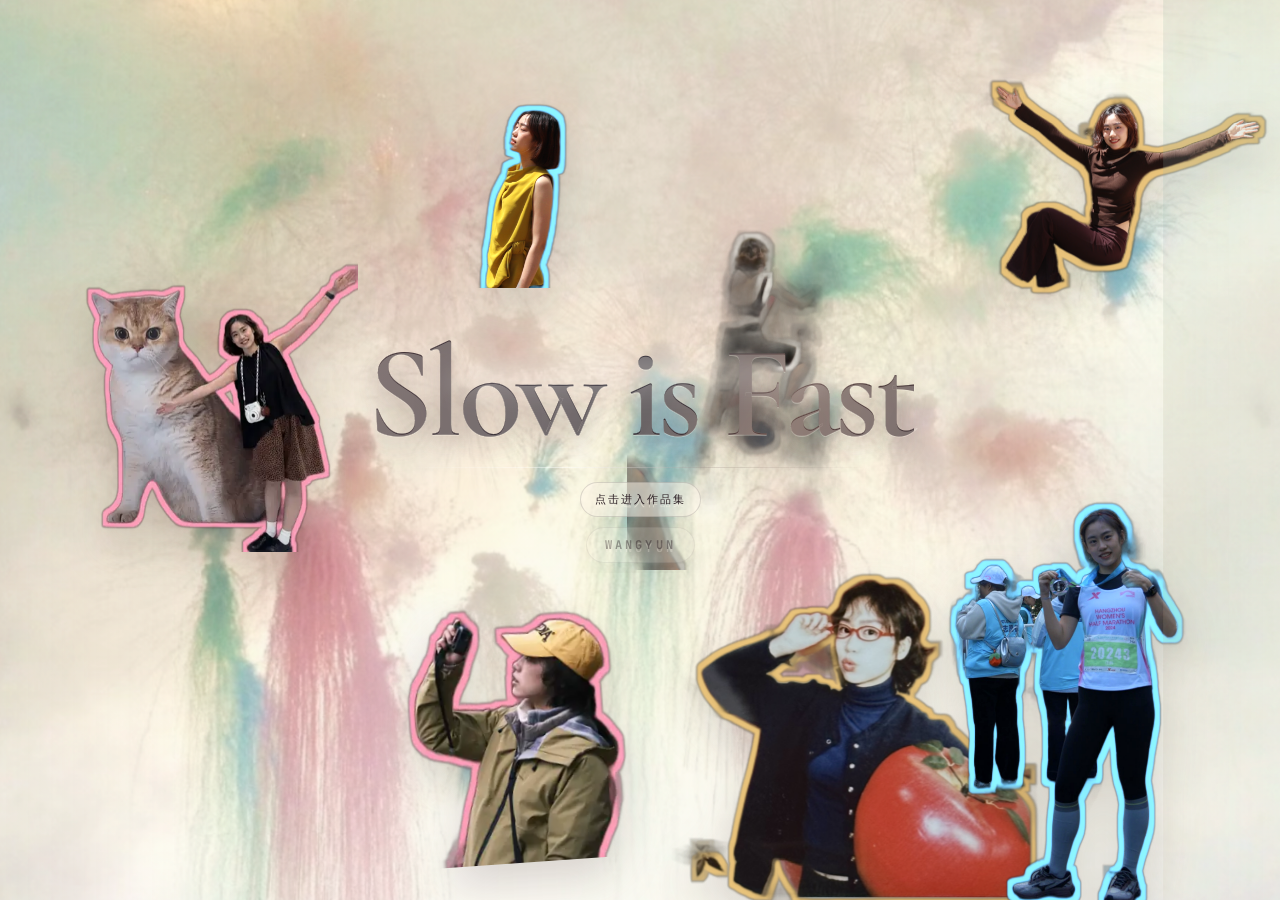
<file: index.html>
<!doctype html>
<html lang="zh-CN">
<head>
  <meta charset="UTF-8" />
  <meta name="viewport" content="width=device-width, initial-scale=1.0" />
  <title>Welcome｜汪韵 Portfolio</title>
  <link rel="preconnect" href="https://fonts.googleapis.com">
  <link rel="preconnect" href="https://fonts.gstatic.com" crossorigin>
  <link href="https://fonts.googleapis.com/css2?family=Bodoni+Moda:opsz,wght@6..96,500;6..96,700;6..96,900&family=Cormorant+Garamond:wght@500;600;700&family=Fraunces:opsz,wght@9..144,400;9..144,600;9..144,900&family=Inter:wght@400;500;600;700;800;900&family=JetBrains+Mono:wght@400;600&family=Permanent+Marker&display=swap" rel="stylesheet">
  <link rel="stylesheet" href="styles.css" />
</head>
<body class="welcome-only">
  <main class="welcome-stage" aria-label="Welcome intro">
    <div class="welcome-bg" aria-hidden="true"></div>
    <div class="welcome-photo-collage" aria-hidden="true">
      <img class="welcome-cutout wc-1" src="assets/intro/collage-cutout-1.png" srcset="assets/intro/mobile/collage-cutout-1.webp 420w, assets/intro/collage-cutout-1.png 600w" sizes="(max-width: 900px) 48vw, 29vw" alt="" decoding="async" fetchpriority="high" />
      <img class="welcome-cutout wc-2" src="assets/intro/collage-cutout-2.png" srcset="assets/intro/mobile/collage-cutout-2.webp 420w, assets/intro/collage-cutout-2.png 900w" sizes="(max-width: 900px) 42vw, 39vw" alt="" decoding="async" fetchpriority="high" />
      <img class="welcome-cutout wc-3" src="assets/intro/collage-cutout-3.png" srcset="assets/intro/mobile/collage-cutout-3.webp 420w, assets/intro/collage-cutout-3.png 900w" sizes="(max-width: 900px) 42vw, 38vw" alt="" decoding="async" fetchpriority="high" />
      <img class="welcome-cutout wc-4" src="assets/intro/collage-cutout-4.png" srcset="assets/intro/mobile/collage-cutout-4.webp 317w, assets/intro/collage-cutout-4.png 680w" sizes="(max-width: 900px) 38vw, 24vw" alt="" decoding="async" fetchpriority="low" />
      <img class="welcome-cutout wc-5" src="assets/intro/collage-cutout-5.png" srcset="assets/intro/mobile/collage-cutout-5.webp 389w, assets/intro/collage-cutout-5.png 834w" sizes="(max-width: 900px) 52vw, 31vw" alt="" decoding="async" fetchpriority="low" />
      <img class="welcome-cutout wc-6" src="assets/intro/collage-cutout-6.png" srcset="assets/intro/mobile/collage-cutout-6.webp 289w, assets/intro/collage-cutout-6.png 619w" sizes="(max-width: 900px) 40vw, 25vw" alt="" decoding="async" fetchpriority="low" />
      <img class="welcome-cutout wc-7" src="assets/intro/collage-cutout-7.png" srcset="assets/intro/mobile/collage-cutout-7.webp 267w, assets/intro/collage-cutout-7.png 571w" sizes="(max-width: 900px) 32vw, 22vw" alt="" decoding="async" fetchpriority="low" />
    </div>
    <button class="welcome-enter" type="button" aria-label="进入作品集">
      <strong>Slow is Fast</strong>
      <span class="welcome-hint">点击进入作品集</span>
      <span class="welcome-name-badge">WANGYUN</span>
    </button>
    <div class="welcome-transition" aria-hidden="true"></div>
  </main>
  <script>
    const stage = document.querySelector('.welcome-stage');

    if (window.matchMedia('(min-width: 901px)').matches) {
      const idle = window.requestIdleCallback || ((cb) => window.setTimeout(cb, 320));
      idle(() => {
        const prefetchPage = document.createElement('link');
        prefetchPage.rel = 'prefetch';
        prefetchPage.href = 'portfolio.html';
        document.head.appendChild(prefetchPage);

        const preloadHero = document.createElement('link');
        preloadHero.rel = 'preload';
        preloadHero.as = 'image';
        preloadHero.href = 'assets/portrait-hero.jpg';
        document.head.appendChild(preloadHero);
      });
    }

    const goPortfolio = () => {
      if (document.body.classList.contains('is-entering')) return;
      sessionStorage.removeItem('fromWelcome');
      document.body.classList.add('is-entering');
      window.setTimeout(() => {
        window.location.assign('portfolio.html');
      }, 280);
    };
    stage.addEventListener('click', goPortfolio);
    stage.addEventListener('keydown', (event) => {
      if (event.key === 'Enter' || event.key === ' ') goPortfolio();
    });
  </script>
</body>
</html>
</file>
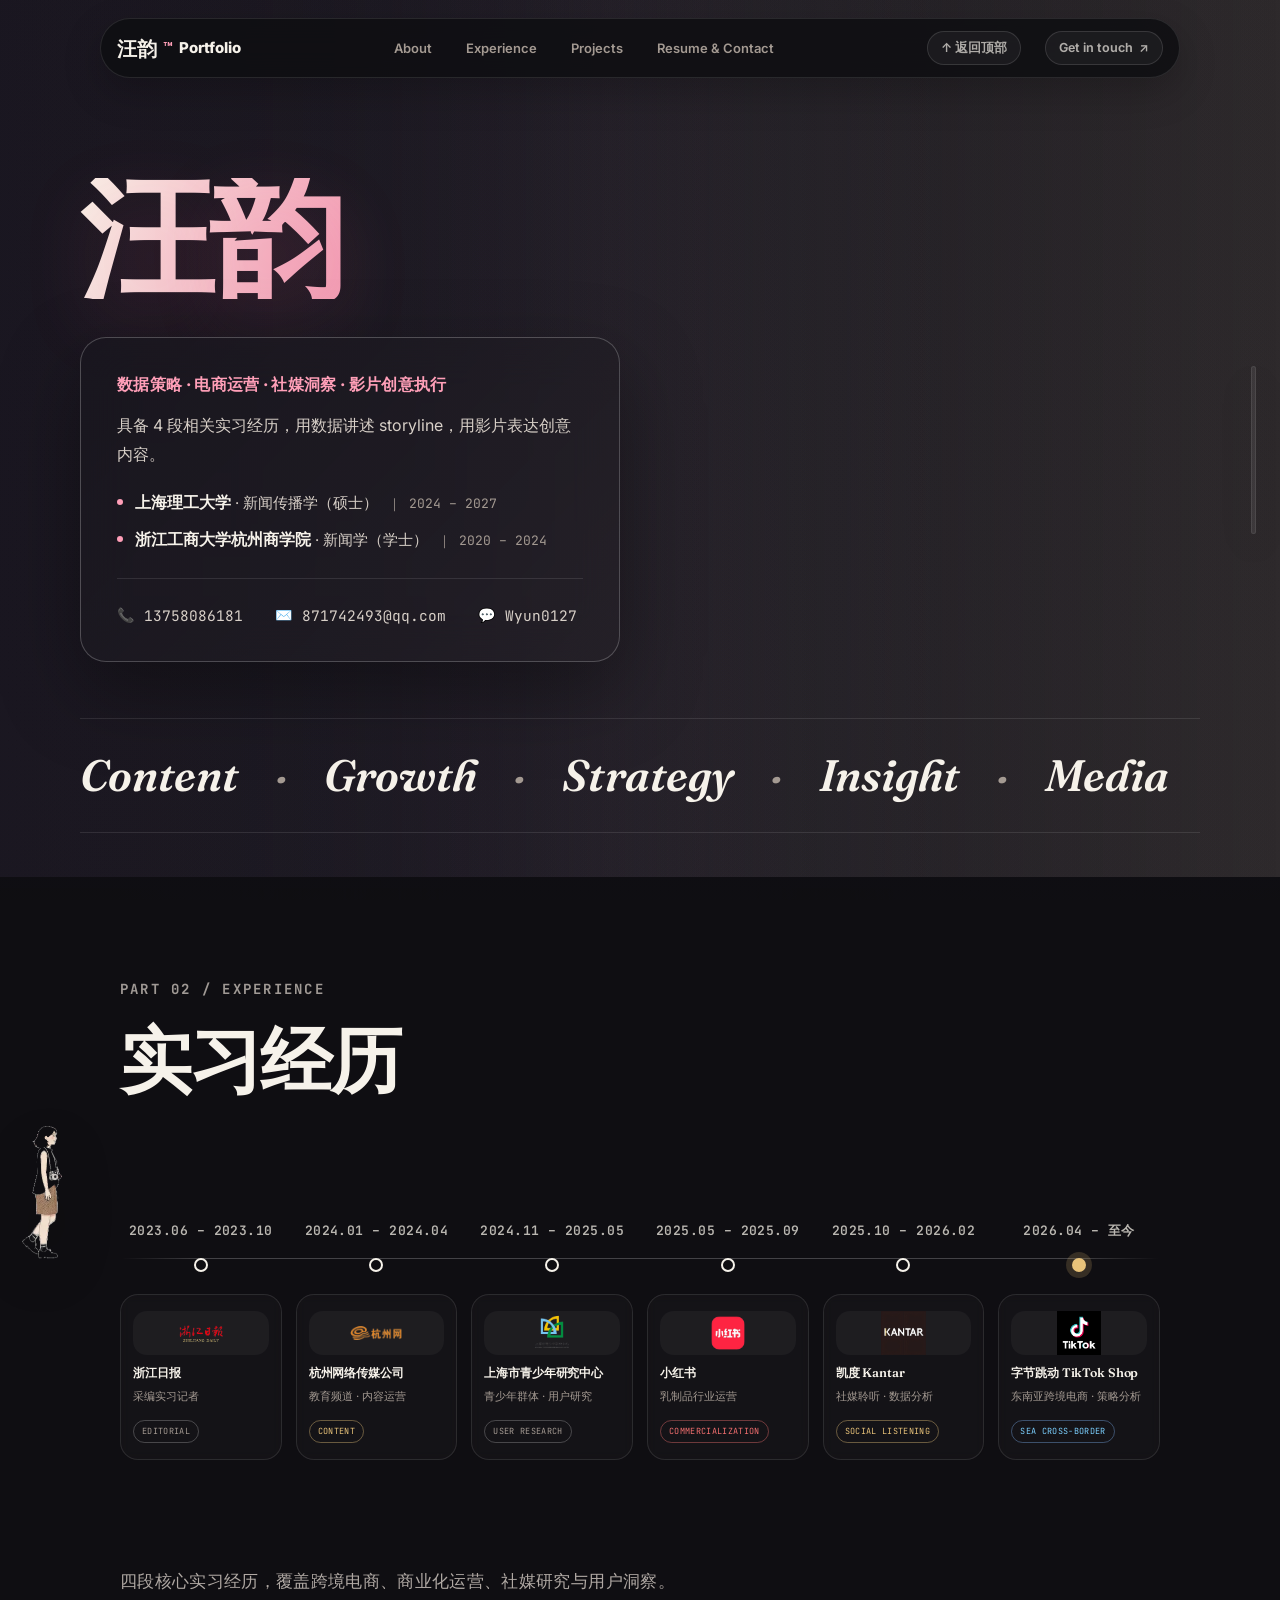
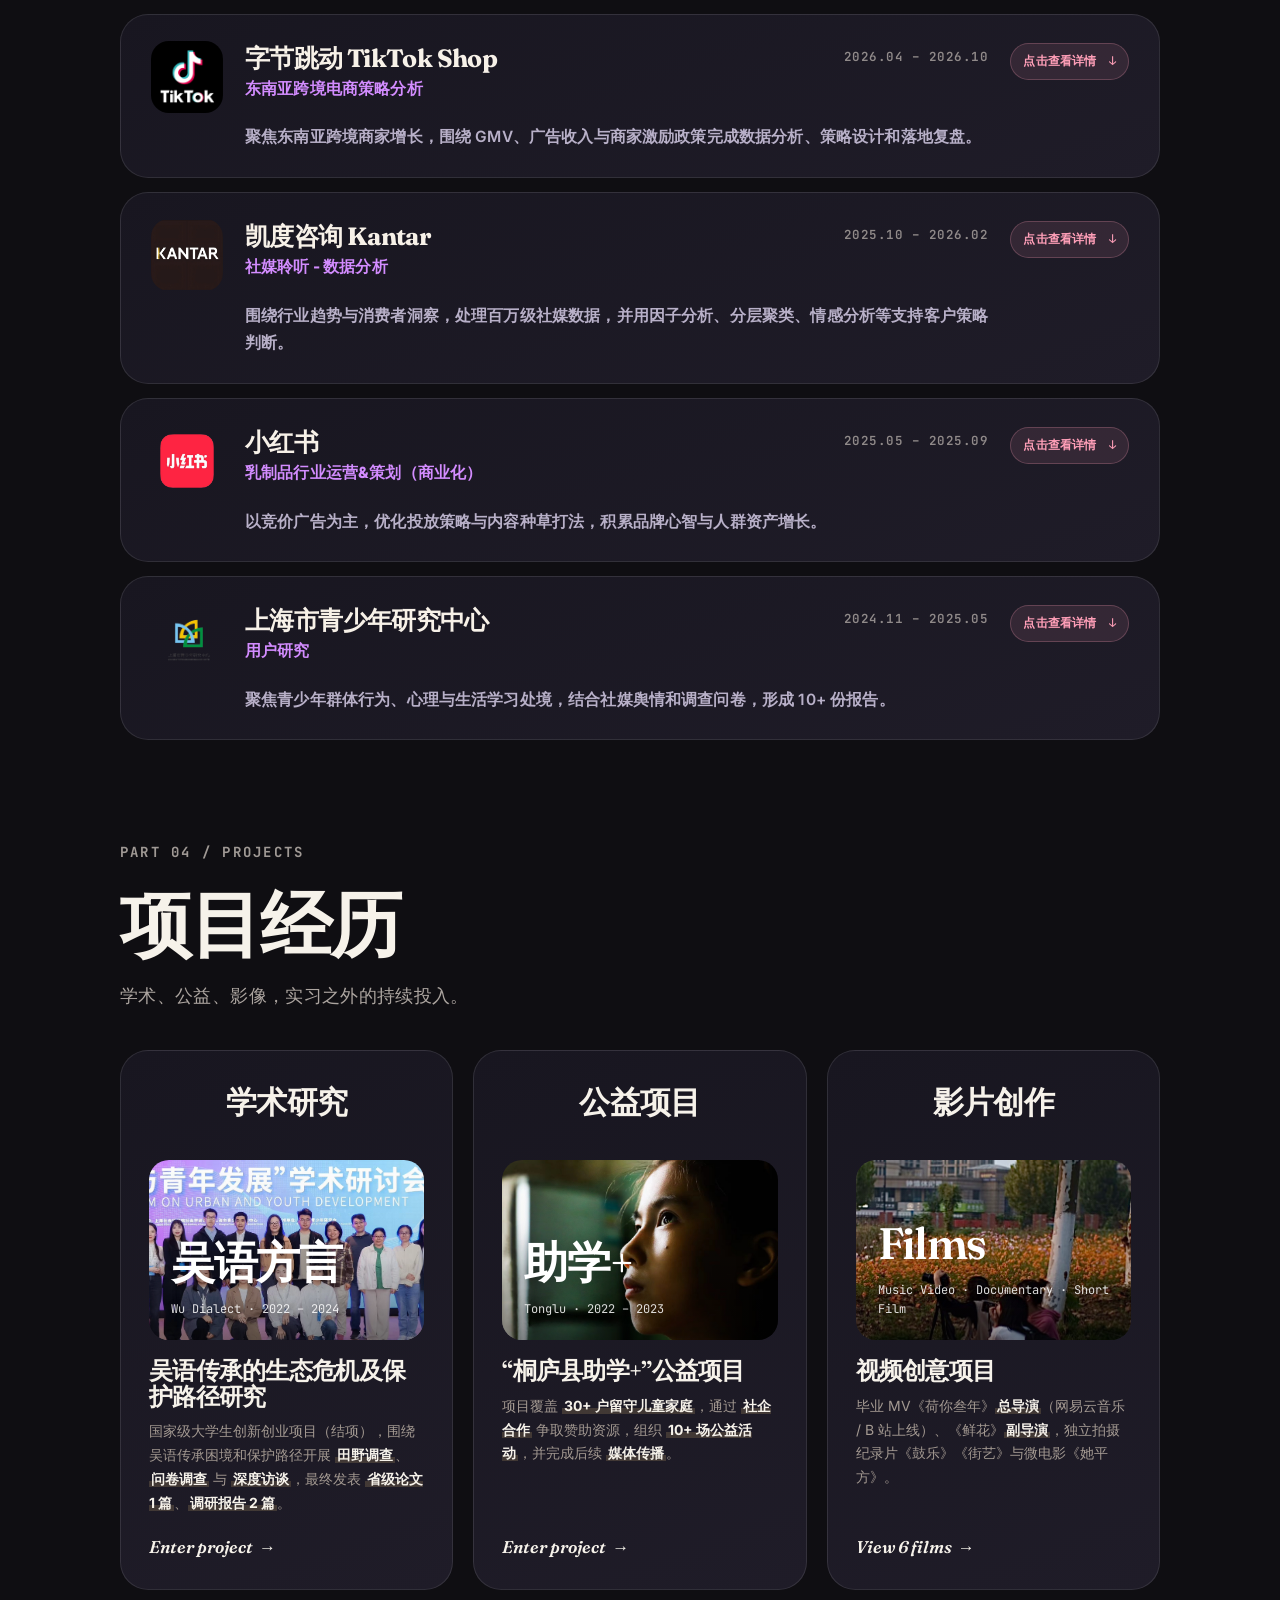
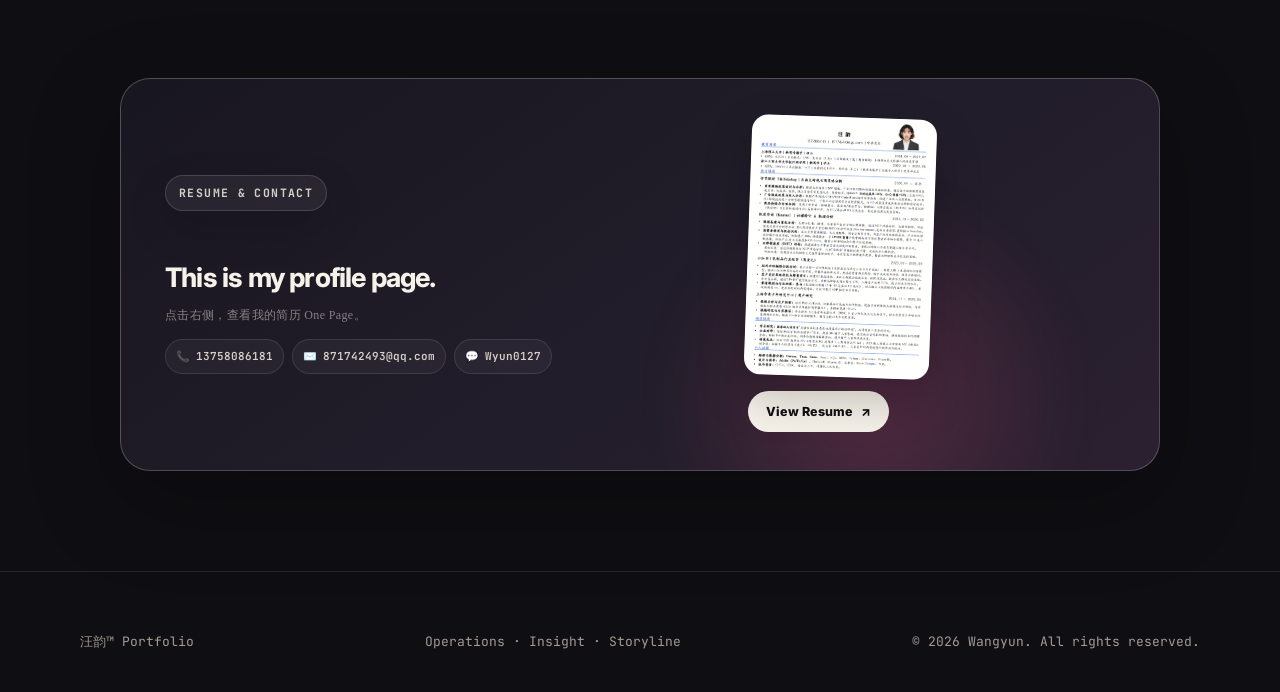
<file: portfolio.html>
<!doctype html>
<html lang="zh-CN">
<head>
  <meta charset="UTF-8" />
  <meta name="viewport" content="width=device-width, initial-scale=1.0" />
  <title>汪韵™｜Portfolio</title>
  <link rel="preconnect" href="https://fonts.googleapis.com">
  <link rel="preconnect" href="https://fonts.gstatic.com" crossorigin>
  <link href="https://fonts.googleapis.com/css2?family=Fraunces:opsz,wght@9..144,400;9..144,600;9..144,900&family=Inter:wght@400;500;600;700;800;900&family=JetBrains+Mono:wght@400;600&family=Permanent+Marker&family=Rock+Salt&display=swap" rel="stylesheet">
  <link rel="preload" href="assets/portrait-hero.jpg" as="image" fetchpriority="high" />
  <link rel="stylesheet" href="styles.css" />
</head>
<body class="portfolio-page">
  <script>
    if (sessionStorage.getItem('fromWelcome') === '1') document.body.classList.add('is-page-turn');
  </script>
  <div class="portfolio-arrival" aria-hidden="true"></div>
  <div class="grain" style="display:none"></div>
  <div class="grid-overlay" style="display:none"></div>
  <canvas id="click-spark" aria-hidden="true"></canvas>
  <div class="scroll-progress" aria-hidden="true"><span></span></div>

  <nav class="nav">
    <a class="brand" href="#home"><b>汪韵</b><span>™</span> Portfolio</a>
    <div class="nav-mid">
      <a href="#home">About</a>
      <a href="#experience">Experience</a>
      <a href="#projects">Projects</a>
      <a href="#resume">Resume & Contact</a>
    </div>
    <button class="back-to-top" type="button" aria-label="回到顶部">↑ 返回顶部</button>
    <a class="nav-cta" href="#resume">Get in touch <i>↗</i></a>
  </nav>

  <header id="home" class="hero">
    <img class="hero-photo" src="assets/portrait-hero.jpg" alt="汪韵" fetchpriority="high" decoding="sync" />
    <div class="hero-photo-mask"></div>
    <div class="hero-inner">
      <p class="hero-outline">汪韵</p>

      <div class="hero-card">
        <p class="hero-role">数据策略 · 电商运营 · 社媒洞察 · 影片创意执行</p>
        <p class="hero-desc">具备 4 段相关实习经历，用数据讲述 storyline，用影片表达创意内容。</p>
        <ul class="hero-edu">
          <li><b>上海理工大学</b> · 新闻传播学（硕士） <span>｜ 2024 – 2027</span></li>
          <li><b>浙江工商大学杭州商学院</b> · 新闻学（学士） <span>｜ 2020 – 2024</span></li>
        </ul>
        <div class="hero-contact">
          <a href="tel:13758086181"><i>📞</i> 13758086181</a>
          <a href="mailto:871742493@qq.com"><i>✉️</i> 871742493@qq.com</a>
          <span><i>💬</i> Wyun0127</span>
        </div>
      </div>
    </div>
    <div class="marquee">
      <div class="marquee-track">
        <span>Content</span><span>·</span><span>Growth</span><span>·</span><span>Strategy</span><span>·</span><span>Insight</span><span>·</span><span>Media</span><span>·</span><span>Storyline</span><span>·</span><span>Creative</span><span>·</span><span>Data</span><span>·</span>
        <span>Content</span><span>·</span><span>Growth</span><span>·</span><span>Strategy</span><span>·</span><span>Insight</span><span>·</span><span>Media</span><span>·</span><span>Storyline</span><span>·</span><span>Creative</span><span>·</span><span>Data</span><span>·</span>
      </div>
    </div>
  </header>

  <section id="experience" class="section journey experience-intro">
    <div class="section-head">
      <div>
        <p class="section-kicker">Part 02 / Experience</p>
        <h2 class="timeline-heading">实习经历</h2>
      </div>
    </div>

    <div class="timeline">
      <div class="timeline-line"></div>
      <img class="timeline-walker" src="assets/walking-girl.webp" alt="行走的人物动画" />
      <div class="timeline-items">
        <div class="tl-item">
          <span class="tl-when">2023.06 – 2023.10</span>
          <span class="tl-dot"></span>
          <div class="tl-card">
            <div class="tl-logo"><img src="assets/zhejiang-daily.jpeg" alt="浙江日报" /></div>
            <b>浙江日报</b>
            <p>采编实习记者</p>
            <span class="tl-tag">Editorial</span>
          </div>
        </div>
        <div class="tl-item">
          <span class="tl-when">2024.01 – 2024.04</span>
          <span class="tl-dot"></span>
          <div class="tl-card">
            <div class="tl-logo"><img src="assets/hangzhou-media.jpeg" alt="杭州网络传媒公司" /></div>
            <b>杭州网络传媒公司</b>
            <p>教育频道 · 内容运营</p>
            <span class="tl-tag amber">Content</span>
          </div>
        </div>
        <div class="tl-item">
          <span class="tl-when">2024.11 – 2025.05</span>
          <span class="tl-dot"></span>
          <div class="tl-card">
            <div class="tl-logo"><img src="assets/syrc.png" alt="上海市青少年研究中心" /></div>
            <b>上海市青少年研究中心</b>
            <p>青少年群体 · 用户研究</p>
            <span class="tl-tag">User Research</span>
          </div>
        </div>
        <div class="tl-item">
          <span class="tl-when">2025.05 – 2025.09</span>
          <span class="tl-dot"></span>
          <div class="tl-card">
            <div class="tl-logo"><img src="assets/xiaohongshu-cutout.png" alt="小红书" /></div>
            <b>小红书</b>
            <p>乳制品行业运营</p>
            <span class="tl-tag red">commercialization</span>
          </div>
        </div>
        <div class="tl-item">
          <span class="tl-when">2025.10 – 2026.02</span>
          <span class="tl-dot"></span>
          <div class="tl-card">
            <div class="tl-logo"><img src="assets/kantar.png" alt="Kantar" /></div>
            <b>凯度 Kantar</b>
            <p>社媒聆听 · 数据分析</p>
            <span class="tl-tag amber">Social Listening</span>
          </div>
        </div>
        <div class="tl-item">
          <span class="tl-when">2026.04 – 至今</span>
          <span class="tl-dot current"></span>
          <div class="tl-card">
            <div class="tl-logo"><img src="assets/bytedance.png" alt="字节跳动" /></div>
            <b>字节跳动 TikTok Shop</b>
            <p>东南亚跨境电商 · 策略分析</p>
            <span class="tl-tag blue">SEA Cross-Border</span>
          </div>
        </div>
      </div>
    </div>
  </section>

  <section class="section experience-hub">
    <div class="experience-subintro">
      <p class="section-desc exp-desc-left">四段核心实习经历，覆盖跨境电商、商业化运营、社媒研究与用户洞察。</p>
    </div>

    <div class="exp-grid">
      <details class="exp-acc" data-url="experience/bytedance.html">
        <summary class="exp-card">
          <div class="exp-card-layout">
            <img src="assets/bytedance.png" alt="字节跳动 logo" />
            <div class="exp-card-main">
              <div class="exp-title-row">
                <h3>字节跳动 TikTok Shop</h3>
                <span class="exp-when">2026.04 – 2026.10</span>
              </div>
              <p class="exp-role">东南亚跨境电商策略分析</p>
              <p class="exp-summary">聚焦东南亚跨境商家增长，围绕 GMV、广告收入与商家激励政策完成数据分析、策略设计和落地复盘。</p>
            </div>
            <div class="exp-more">点击查看详情 <i>↓</i></div>
          </div>
        </summary>
        <div class="exp-inline"><div class="exp-inline-loading">加载详情…</div></div>
      </details>

      <details class="exp-acc" data-url="experience/kantar.html">
        <summary class="exp-card">
          <div class="exp-card-layout">
            <img class="logo-dark" src="assets/kantar.png" alt="Kantar logo" />
            <div class="exp-card-main">
              <div class="exp-title-row">
                <h3>凯度咨询 Kantar</h3>
                <span class="exp-when">2025.10 – 2026.02</span>
              </div>
              <p class="exp-role">社媒聆听 - 数据分析</p>
              <p class="exp-summary">围绕行业趋势与消费者洞察，处理百万级社媒数据，并用因子分析、分层聚类、情感分析等支持客户策略判断。</p>
            </div>
            <div class="exp-more">点击查看详情 <i>↓</i></div>
          </div>
        </summary>
        <div class="exp-inline"><div class="exp-inline-loading">加载详情…</div></div>
      </details>

      <details class="exp-acc" data-url="experience/xiaohongshu.html">
        <summary class="exp-card">
          <div class="exp-card-layout">
            <img src="assets/xiaohongshu-cutout.png" alt="小红书 logo" />
            <div class="exp-card-main">
              <div class="exp-title-row">
                <h3>小红书</h3>
                <span class="exp-when">2025.05 – 2025.09</span>
              </div>
              <p class="exp-role">乳制品行业运营&策划（商业化）</p>
              <p class="exp-summary">以竞价广告为主，优化投放策略与内容种草打法，积累品牌心智与人群资产增长。</p>
            </div>
            <div class="exp-more">点击查看详情 <i>↓</i></div>
          </div>
        </summary>
        <div class="exp-inline"><div class="exp-inline-loading">加载详情…</div></div>
      </details>

      <details class="exp-acc" data-url="experience/syrc.html">
        <summary class="exp-card">
          <div class="exp-card-layout">
            <img src="assets/syrc.png" alt="上海市青少年研究中心 logo" />
            <div class="exp-card-main">
              <div class="exp-title-row">
                <h3>上海市青少年研究中心</h3>
                <span class="exp-when">2024.11 – 2025.05</span>
              </div>
              <p class="exp-role">用户研究</p>
              <p class="exp-summary">聚焦青少年群体行为、心理与生活学习处境，结合社媒舆情和调查问卷，形成 10+ 份报告。</p>
            </div>
            <div class="exp-more">点击查看详情 <i>↓</i></div>
          </div>
        </summary>
        <div class="exp-inline"><div class="exp-inline-loading">加载详情…</div></div>
      </details>
    </div>
  </section>

  <section id="projects" class="section projects-hub">
    <div class="section-head">
      <div>
        <p class="section-kicker">Part 04 / Projects</p>
        <h2>项目经历</h2>
        <p class="section-desc projects-desc-left">学术、公益、影像，实习之外的持续投入。</p>
      </div>
    </div>

    <div class="proj-grid">
      <a class="proj-card" href="projects/wuyu.html">
        <span class="tag amber">学术研究</span>
        <div class="proj-cover research" style="background-image:url('assets/proj-gongyi.jpg')"><span>吴语方言</span><small>Wu Dialect · 2022 – 2024</small></div>
        <h3>吴语传承的生态危机及保护路径研究</h3>
        <p>国家级大学生创新创业项目（结项），围绕吴语传承困境和保护路径开展 <b>田野调查</b>、<b>问卷调查</b> 与 <b>深度访谈</b>，最终发表 <b>省级论文 1 篇</b>、<b>调研报告 2 篇</b>。</p>
        <div class="proj-more">Enter project <i>→</i></div>
      </a>

      <a class="proj-card" href="projects/gongyi.html">
        <span class="tag blue">公益项目</span>
        <div class="proj-cover welfare" style="background-image:url('assets/proj-wuyu.jpg')"><span>助学+</span><small>Tonglu · 2022 – 2023</small></div>
        <h3>“桐庐县助学+”公益项目</h3>
        <p>项目覆盖 <b>30+ 户留守儿童家庭</b>，通过 <b>社企合作</b> 争取赞助资源，组织 <b>10+ 场公益活动</b>，并完成后续 <b>媒体传播</b>。</p>
        <div class="proj-more">Enter project <i>→</i></div>
      </a>

      <a class="proj-card wide" href="projects/videos.html">
        <span class="tag">影片创作</span>
        <div class="proj-cover film-cover" style="background-image:url('assets/proj-videos.jpg')"><span>Films</span><small>Music Video · Documentary · Short Film</small></div>
        <h3>视频创意项目</h3>
        <p>毕业 MV《荷你叁年》<b>总导演</b>（网易云音乐 / B 站上线）、《鲜花》<b>副导演</b>，独立拍摄纪录片《鼓乐》《街艺》与微电影《她平方》。</p>
        <div class="proj-more">View 6 films <i>→</i></div>
      </a>
    </div>
  </section>


  <section id="resume" class="section resume-contact">
    <div class="rc-inner">
      <div class="rc-left">
        <p class="resume-section-label">Resume & Contact</p>
        <h2><span class="profile-tagline">This is my profile page.</span></h2>
        <p class="resume-onepage-note">点击右侧，查看我的简历 One Page。</p>
        <div class="contact-info">
          <a href="tel:13758086181"><i>📞</i> 13758086181</a>
          <a href="mailto:871742493@qq.com"><i>✉️</i> 871742493@qq.com</a>
          <span><i>💬</i> Wyun0127</span>
        </div>
      </div>
      <a class="rc-right" href="assets/wangyun-onepage.png" target="_blank" rel="noopener">
        <div class="resume-mock resume-preview">
          <img src="assets/wangyun-resume-preview.png" alt="汪韵 One Page 简历预览" />
        </div>
        <span class="resume-btn">View Resume <i>↗</i></span>
      </a>
    </div>
  </section>

  <footer>
    <div class="foot-top"><span>汪韵™ Portfolio</span><span>Operations · Insight · Storyline</span><span>© 2026 Wangyun. All rights reserved.</span></div>
  </footer>

  <script>
    window.addEventListener('pageshow', () => {
      const fromWelcome = sessionStorage.getItem('fromWelcome') === '1';
      sessionStorage.removeItem('fromWelcome');
      if (fromWelcome) {
        requestAnimationFrame(() => {
          window.setTimeout(() => document.body.classList.remove('is-page-turn'), 90);
        });
      } else {
        document.body.classList.add('no-arrival-motion');
      }
    });
  </script>
  <script src="script.js"></script>
</body>
</html>
</file>
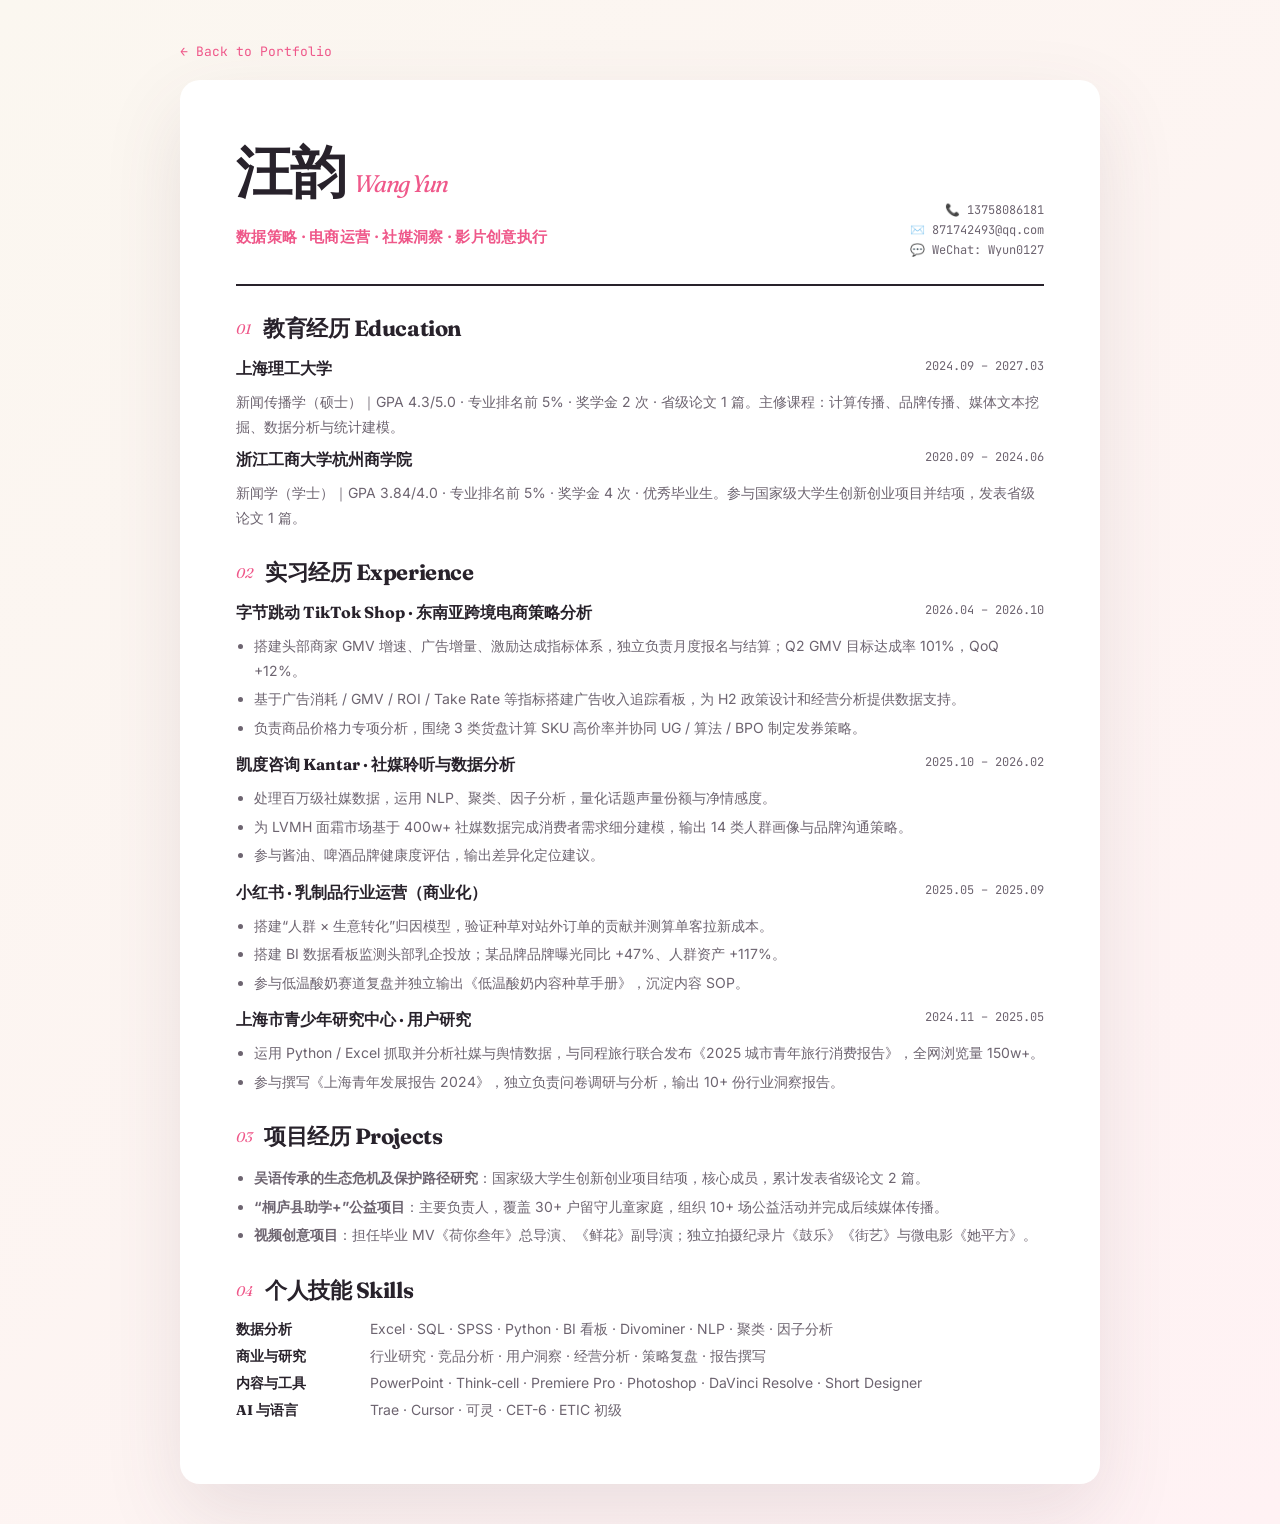
<file: resume.html>
<!doctype html>
<html lang="zh-CN">
<head>
  <meta charset="UTF-8" />
  <meta name="viewport" content="width=device-width, initial-scale=1.0" />
  <title>汪韵｜一页简历</title>
  <link href="https://fonts.googleapis.com/css2?family=Fraunces:opsz,wght@9..144,400;9..144,600;9..144,900&family=Inter:wght@400;500;600;700;800;900&family=JetBrains+Mono:wght@400;600&display=swap" rel="stylesheet">
  <style>
    :root{--ink:#28222b;--muted:#6d6470;--pink:#ef588a;--line:#eadfd0;--cream:#fff8ee}
    *{box-sizing:border-box}
    body{margin:0;font-family:Inter,system-ui,sans-serif;color:var(--ink);background:linear-gradient(135deg,#fbf7f0 0%,#fff2f4 100%);padding:40px 20px}
    .paper{max-width:920px;margin:0 auto;background:white;border-radius:20px;box-shadow:0 30px 80px rgba(87,67,80,.12);padding:56px}
    .top{display:flex;justify-content:space-between;align-items:end;padding-bottom:22px;border-bottom:2px solid var(--ink);flex-wrap:wrap;gap:12px}
    .top h1{font-family:"Fraunces",serif;font-size:56px;letter-spacing:-.03em;margin:0}
    .top .role{color:var(--pink);font-weight:800;letter-spacing:.02em;font-size:15px}
    .top .contact{color:var(--muted);font-family:"JetBrains Mono",monospace;font-size:12px;text-align:right}
    .top .contact div{margin-bottom:4px}
    .section{margin-top:28px}
    .sec-title{display:flex;align-items:center;gap:12px;margin-bottom:14px}
    .sec-title span{font-family:"Fraunces",serif;font-style:italic;color:var(--pink);font-size:14px}
    .sec-title h2{font-family:"Fraunces",serif;font-size:22px;margin:0;letter-spacing:-.02em}
    .row{display:flex;justify-content:space-between;gap:16px;margin-bottom:10px}
    .row b{font-family:"Fraunces",serif;font-size:16px}
    .row .when{color:var(--muted);font-family:"JetBrains Mono",monospace;font-size:12px;white-space:nowrap}
    .desc{color:var(--muted);font-size:14px;line-height:1.75;margin:2px 0 10px}
    .desc b{color:var(--ink)}
    ul.hits{margin:6px 0 14px;padding-left:18px}
    ul.hits li{color:var(--muted);font-size:14px;line-height:1.75;margin-bottom:4px}
    .skill-row{display:grid;grid-template-columns:120px 1fr;gap:14px;margin-bottom:8px;font-size:14px}
    .skill-row b{color:var(--ink);font-family:"Fraunces",serif}
    .skill-row span{color:var(--muted)}
    .back{display:inline-block;margin-bottom:20px;color:var(--pink);font-family:"JetBrains Mono",monospace;font-size:13px;text-decoration:none}
    @media print{body{background:white;padding:0}.paper{box-shadow:none;padding:36px;max-width:100%}.back{display:none}}
  </style>
</head>
<body>
  <div style="max-width:920px;margin:0 auto"><a class="back" href="portfolio.html#resume">← Back to Portfolio</a></div>
  <div class="paper">
    <div class="top">
      <div>
        <h1>汪韵 <span style="font-family:'Fraunces',serif;font-style:italic;font-size:24px;color:var(--pink);font-weight:400">Wang Yun</span></h1>
        <p class="role">数据策略 · 电商运营 · 社媒洞察 · 影片创意执行</p>
      </div>
      <div class="contact">
        <div>📞 13758086181</div>
        <div>✉️ 871742493@qq.com</div>
        <div>💬 WeChat: Wyun0127</div>
      </div>
    </div>

    <div class="section">
      <div class="sec-title"><span>01</span><h2>教育经历 Education</h2></div>
      <div class="row"><b>上海理工大学</b><span class="when">2024.09 – 2027.03</span></div>
      <p class="desc">新闻传播学（硕士）｜GPA 4.3/5.0 · 专业排名前 5% · 奖学金 2 次 · 省级论文 1 篇。主修课程：计算传播、品牌传播、媒体文本挖掘、数据分析与统计建模。</p>
      <div class="row"><b>浙江工商大学杭州商学院</b><span class="when">2020.09 – 2024.06</span></div>
      <p class="desc">新闻学（学士）｜GPA 3.84/4.0 · 专业排名前 5% · 奖学金 4 次 · 优秀毕业生。参与国家级大学生创新创业项目并结项，发表省级论文 1 篇。</p>
    </div>

    <div class="section">
      <div class="sec-title"><span>02</span><h2>实习经历 Experience</h2></div>

      <div class="row"><b>字节跳动 TikTok Shop · 东南亚跨境电商策略分析</b><span class="when">2026.04 – 2026.10</span></div>
      <ul class="hits">
        <li>搭建头部商家 GMV 增速、广告增量、激励达成指标体系，独立负责月度报名与结算；Q2 GMV 目标达成率 101%，QoQ +12%。</li>
        <li>基于广告消耗 / GMV / ROI / Take Rate 等指标搭建广告收入追踪看板，为 H2 政策设计和经营分析提供数据支持。</li>
        <li>负责商品价格力专项分析，围绕 3 类货盘计算 SKU 高价率并协同 UG / 算法 / BPO 制定发券策略。</li>
      </ul>

      <div class="row"><b>凯度咨询 Kantar · 社媒聆听与数据分析</b><span class="when">2025.10 – 2026.02</span></div>
      <ul class="hits">
        <li>处理百万级社媒数据，运用 NLP、聚类、因子分析，量化话题声量份额与净情感度。</li>
        <li>为 LVMH 面霜市场基于 400w+ 社媒数据完成消费者需求细分建模，输出 14 类人群画像与品牌沟通策略。</li>
        <li>参与酱油、啤酒品牌健康度评估，输出差异化定位建议。</li>
      </ul>

      <div class="row"><b>小红书 · 乳制品行业运营（商业化）</b><span class="when">2025.05 – 2025.09</span></div>
      <ul class="hits">
        <li>搭建“人群 × 生意转化”归因模型，验证种草对站外订单的贡献并测算单客拉新成本。</li>
        <li>搭建 BI 数据看板监测头部乳企投放；某品牌品牌曝光同比 +47%、人群资产 +117%。</li>
        <li>参与低温酸奶赛道复盘并独立输出《低温酸奶内容种草手册》，沉淀内容 SOP。</li>
      </ul>

      <div class="row"><b>上海市青少年研究中心 · 用户研究</b><span class="when">2024.11 – 2025.05</span></div>
      <ul class="hits">
        <li>运用 Python / Excel 抓取并分析社媒与舆情数据，与同程旅行联合发布《2025 城市青年旅行消费报告》，全网浏览量 150w+。</li>
        <li>参与撰写《上海青年发展报告 2024》，独立负责问卷调研与分析，输出 10+ 份行业洞察报告。</li>
      </ul>
    </div>

    <div class="section">
      <div class="sec-title"><span>03</span><h2>项目经历 Projects</h2></div>
      <ul class="hits">
        <li><b>吴语传承的生态危机及保护路径研究</b>：国家级大学生创新创业项目结项，核心成员，累计发表省级论文 2 篇。</li>
        <li><b>“桐庐县助学+”公益项目</b>：主要负责人，覆盖 30+ 户留守儿童家庭，组织 10+ 场公益活动并完成后续媒体传播。</li>
        <li><b>视频创意项目</b>：担任毕业 MV《荷你叁年》总导演、《鲜花》副导演；独立拍摄纪录片《鼓乐》《街艺》与微电影《她平方》。</li>
      </ul>
    </div>

    <div class="section">
      <div class="sec-title"><span>04</span><h2>个人技能 Skills</h2></div>
      <div class="skill-row"><b>数据分析</b><span>Excel · SQL · SPSS · Python · BI 看板 · Divominer · NLP · 聚类 · 因子分析</span></div>
      <div class="skill-row"><b>商业与研究</b><span>行业研究 · 竞品分析 · 用户洞察 · 经营分析 · 策略复盘 · 报告撰写</span></div>
      <div class="skill-row"><b>内容与工具</b><span>PowerPoint · Think-cell · Premiere Pro · Photoshop · DaVinci Resolve · Short Designer</span></div>
      <div class="skill-row"><b>AI 与语言</b><span>Trae · Cursor · 可灵 · CET-6 · ETIC 初级</span></div>
    </div>
  </div>
</body>
</html>
</file>
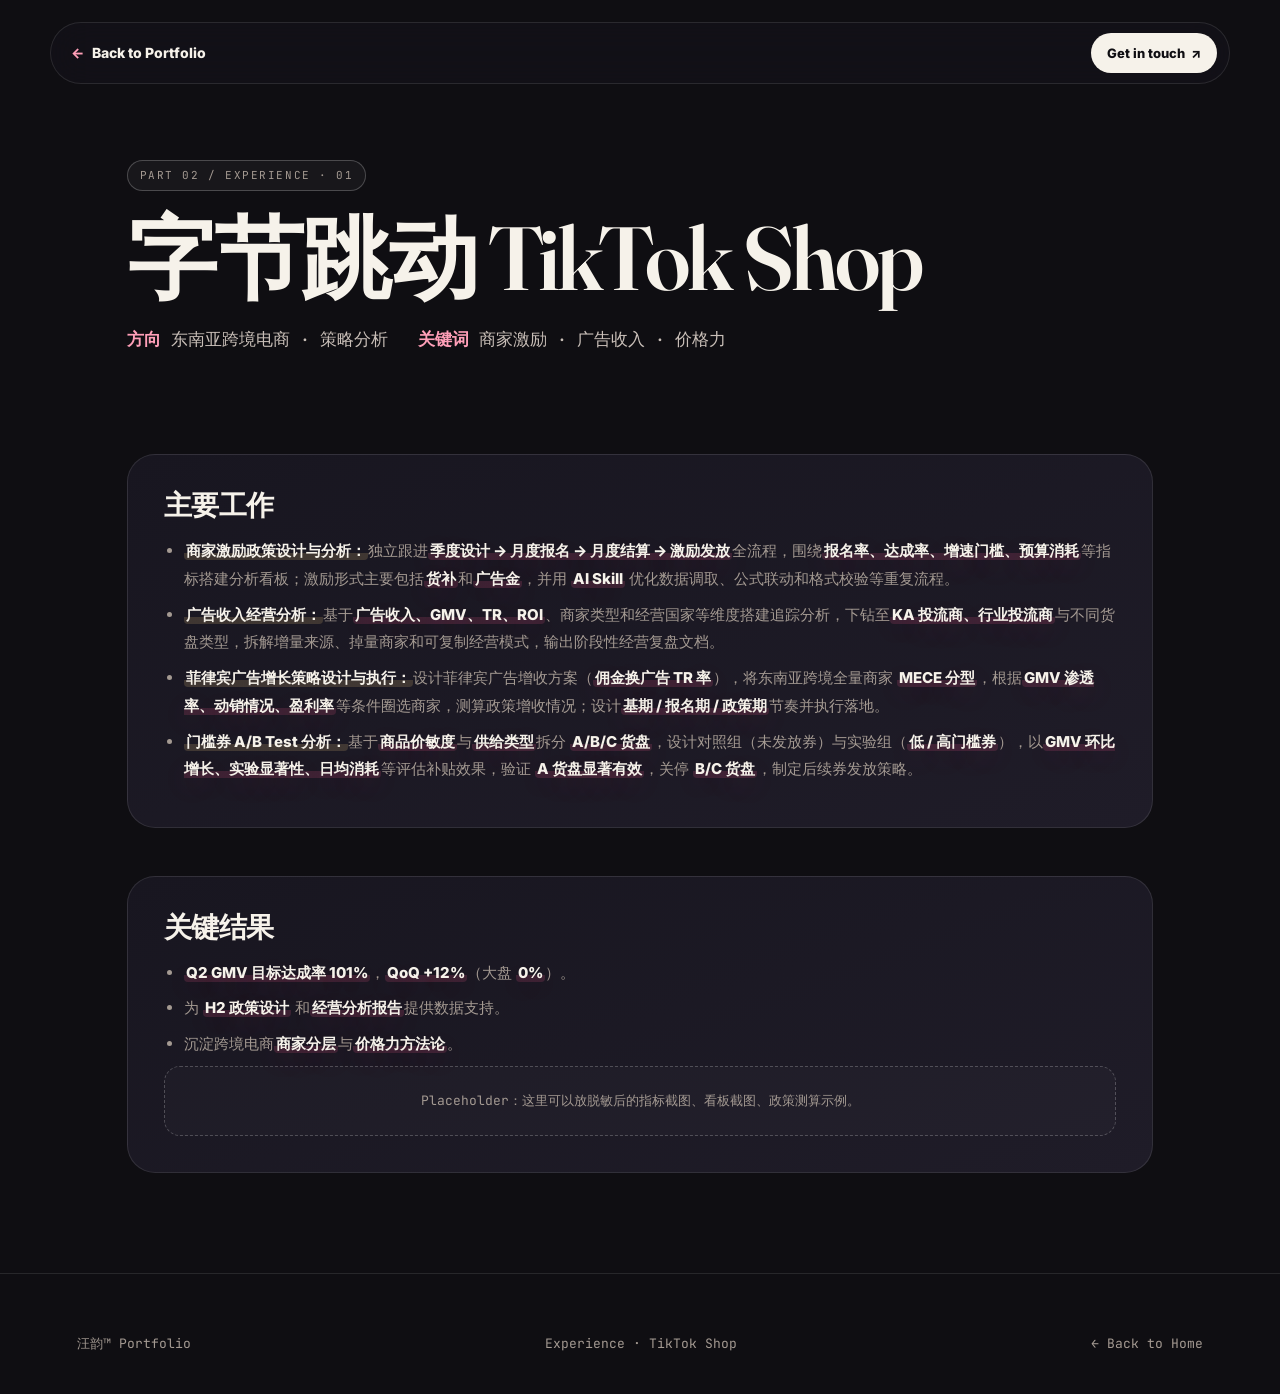
<file: experience/bytedance.html>
<!doctype html>
<html lang="zh-CN">
<head>
  <meta charset="UTF-8" />
  <meta name="viewport" content="width=device-width, initial-scale=1.0" />
  <title>字节跳动 TikTok Shop｜汪韵 Portfolio</title>
  <link rel="preconnect" href="https://fonts.googleapis.com">
  <link rel="preconnect" href="https://fonts.gstatic.com" crossorigin>
  <link href="https://fonts.googleapis.com/css2?family=Fraunces:opsz,wght@9..144,400;9..144,600;9..144,900&family=Inter:wght@400;500;600;700;800;900&family=JetBrains+Mono:wght@400;600&display=swap" rel="stylesheet">
  <link rel="stylesheet" href="../styles.css" />
</head>
<body>
  <div class="grain"></div>
  <nav class="detail-nav">
    <a class="back" href="../portfolio.html#experience"><i>←</i> Back to Portfolio</a>
    <a class="nav-cta" href="../portfolio.html#contact">Get in touch <i>↗</i></a>
  </nav>

  <section class="detail-hero">
    <span class="tag">Part 02 / Experience · 01</span>
    <h1>字节跳动 TikTok Shop</h1>
    <div class="meta">
      <div><b>方向</b>东南亚跨境电商 · 策略分析</div>
      <div><b>关键词</b>商家激励 · 广告收入 · 价格力</div>
    </div>
  </section>

  <main class="detail-body">
    <section class="detail-block">
      <h2>主要工作</h2>
      <ul>
        <li><strong>商家激励政策设计与分析：</strong>独立跟进<b class="hl">季度设计 → 月度报名 → 月度结算 → 激励发放</b>全流程，围绕<b class="hl">报名率、达成率、增速门槛、预算消耗</b>等指标搭建分析看板；激励形式主要包括<b class="hl">货补</b>和<b class="hl">广告金</b>，并用 <b class="hl">AI Skill</b> 优化数据调取、公式联动和格式校验等重复流程。</li>
        <li><strong>广告收入经营分析：</strong>基于<b class="hl">广告收入、GMV、TR、ROI</b>、商家类型和经营国家等维度搭建追踪分析，下钻至<b class="hl">KA 投流商、行业投流商</b>与不同货盘类型，拆解增量来源、掉量商家和可复制经营模式，输出阶段性经营复盘文档。</li>
        <li><strong>菲律宾广告增长策略设计与执行：</strong>设计菲律宾广告增收方案（<b class="hl">佣金换广告 TR 率</b>），将东南亚跨境全量商家 <b class="hl">MECE 分型</b>，根据<b class="hl">GMV 渗透率、动销情况、盈利率</b>等条件圈选商家，测算政策增收情况；设计<b class="hl">基期 / 报名期 / 政策期</b>节奏并执行落地。</li>
        <li><strong>门槛券 A/B Test 分析：</strong>基于<b class="hl">商品价敏度</b>与<b class="hl">供给类型</b>拆分 <b class="hl">A/B/C 货盘</b>，设计对照组（未发放券）与实验组（<b class="hl">低 / 高门槛券</b>），以<b class="hl">GMV 环比增长、实验显著性、日均消耗</b>等评估补贴效果，验证 <b class="hl">A 货盘显著有效</b>，关停 <b class="hl">B/C 货盘</b>，制定后续券发放策略。</li>
      </ul>
    </section>

    <section class="detail-block">
      <h2>关键结果</h2>
      <ul>
        <li><b class="hl">Q2 GMV 目标达成率 101%</b>，<b class="hl">QoQ +12%</b>（大盘 <b class="hl">0%</b>）。</li>
        <li>为 <b class="hl">H2 政策设计</b> 和<b class="hl">经营分析报告</b>提供数据支持。</li>
        <li>沉淀跨境电商<b class="hl">商家分层</b>与<b class="hl">价格力方法论</b>。</li>
      </ul>
      <div class="placeholder">Placeholder：这里可以放脱敏后的指标截图、看板截图、政策测算示例。</div>
    </section>
  </main>

  <footer><div class="foot-top"><span>汪韵™ Portfolio</span><span>Experience · TikTok Shop</span><a href="../portfolio.html" style="text-decoration:none">← Back to Home</a></div></footer>
</body>
</html>
</file>
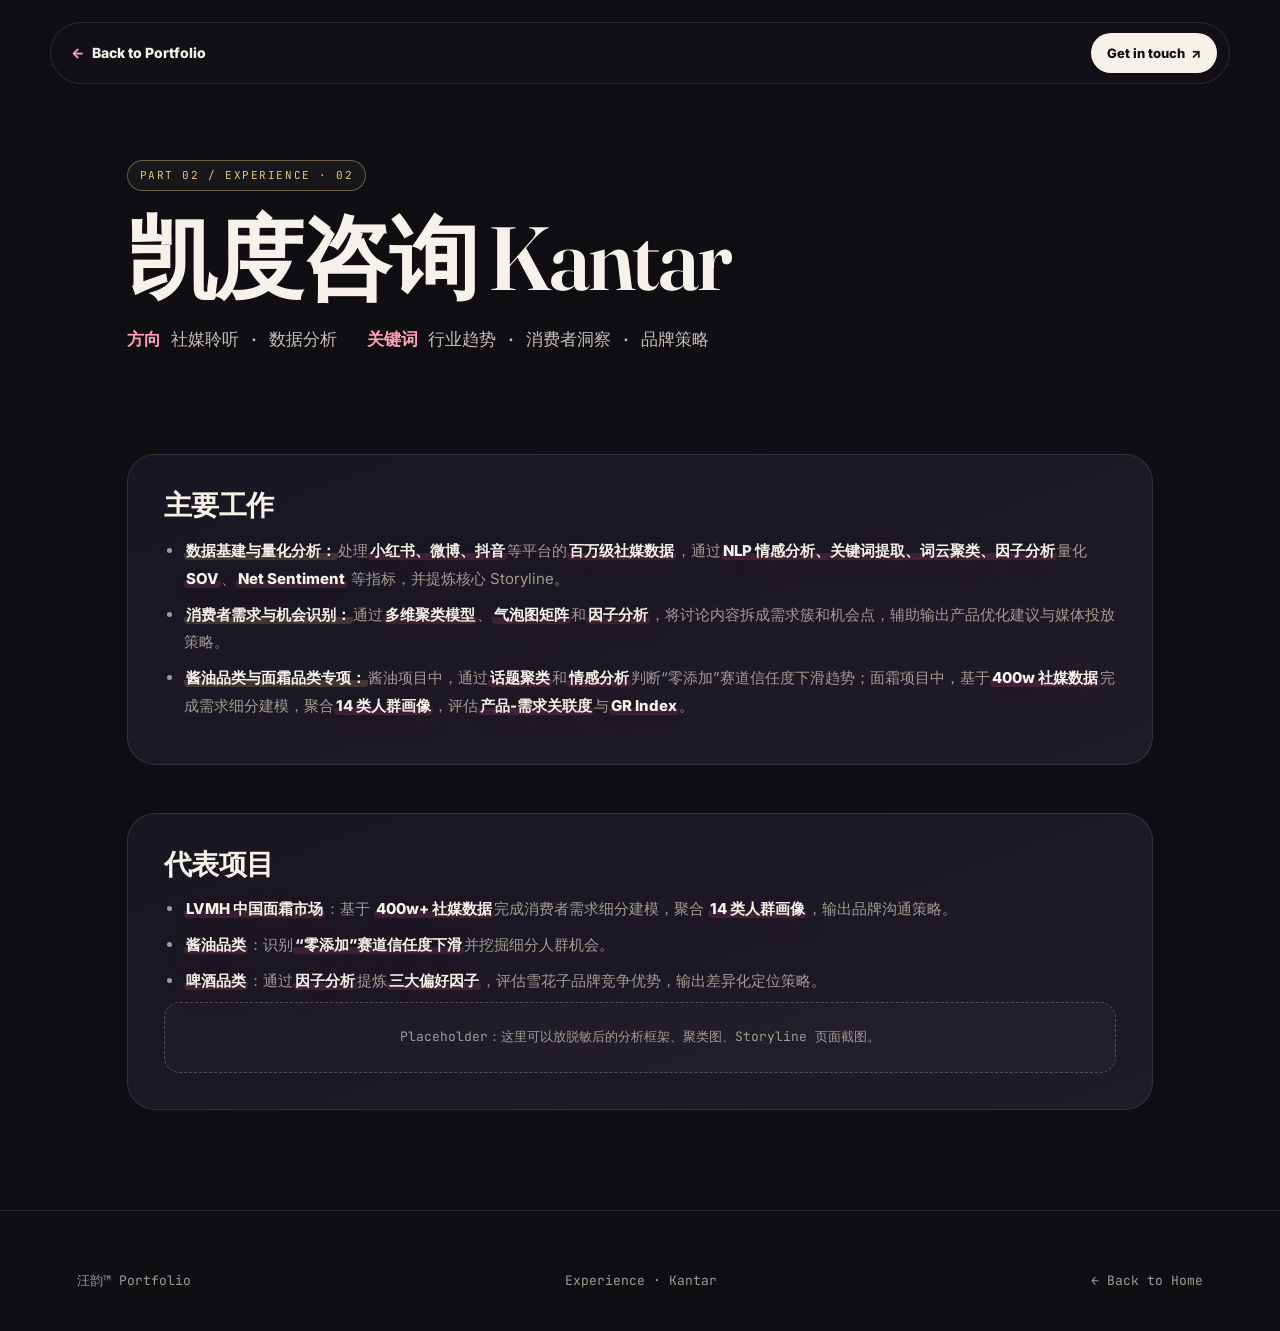
<file: experience/kantar.html>
<!doctype html>
<html lang="zh-CN">
<head>
  <meta charset="UTF-8" />
  <meta name="viewport" content="width=device-width, initial-scale=1.0" />
  <title>凯度咨询 Kantar｜汪韵 Portfolio</title>
  <link rel="preconnect" href="https://fonts.googleapis.com">
  <link rel="preconnect" href="https://fonts.gstatic.com" crossorigin>
  <link href="https://fonts.googleapis.com/css2?family=Fraunces:opsz,wght@9..144,400;9..144,600;9..144,900&family=Inter:wght@400;500;600;700;800;900&family=JetBrains+Mono:wght@400;600&display=swap" rel="stylesheet">
  <link rel="stylesheet" href="../styles.css" />
</head>
<body>
  <div class="grain"></div>
  <nav class="detail-nav">
    <a class="back" href="../portfolio.html#experience"><i>←</i> Back to Portfolio</a>
    <a class="nav-cta" href="../portfolio.html#contact">Get in touch <i>↗</i></a>
  </nav>

  <section class="detail-hero">
    <span class="tag amber">Part 02 / Experience · 02</span>
    <h1>凯度咨询 Kantar</h1>
    <div class="meta">
      <div><b>方向</b>社媒聆听 · 数据分析</div>
      <div><b>关键词</b>行业趋势 · 消费者洞察 · 品牌策略</div>
    </div>
  </section>

  <main class="detail-body">
    <section class="detail-block">
      <h2>主要工作</h2>
      <ul>
        <li><strong>数据基建与量化分析：</strong>处理<b class="hl">小红书、微博、抖音</b>等平台的<b class="hl">百万级社媒数据</b>，通过<b class="hl">NLP 情感分析、关键词提取、词云聚类、因子分析</b>量化 <b class="hl">SOV</b>、<b class="hl">Net Sentiment</b> 等指标，并提炼核心 Storyline。</li>
        <li><strong>消费者需求与机会识别：</strong>通过<b class="hl">多维聚类模型</b>、<b class="hl">气泡图矩阵</b>和<b class="hl">因子分析</b>，将讨论内容拆成需求簇和机会点，辅助输出产品优化建议与媒体投放策略。</li>
        <li><strong>酱油品类与面霜品类专项：</strong>酱油项目中，通过<b class="hl">话题聚类</b>和<b class="hl">情感分析</b>判断“零添加”赛道信任度下滑趋势；面霜项目中，基于<b class="hl">400w 社媒数据</b>完成需求细分建模，聚合<b class="hl">14 类人群画像</b>，评估<b class="hl">产品-需求关联度</b>与<b class="hl">GR Index</b>。</li>
      </ul>
    </section>

    <section class="detail-block">
      <h2>代表项目</h2>
      <ul>
        <li><b class="hl">LVMH 中国面霜市场</b>：基于 <b class="hl">400w+ 社媒数据</b>完成消费者需求细分建模，聚合 <b class="hl">14 类人群画像</b>，输出品牌沟通策略。</li>
        <li><b class="hl">酱油品类</b>：识别<b class="hl">“零添加”赛道信任度下滑</b>并挖掘细分人群机会。</li>
        <li><b class="hl">啤酒品类</b>：通过<b class="hl">因子分析</b>提炼<b class="hl">三大偏好因子</b>，评估雪花子品牌竞争优势，输出差异化定位策略。</li>
      </ul>
      <div class="placeholder">Placeholder：这里可以放脱敏后的分析框架、聚类图、Storyline 页面截图。</div>
    </section>
  </main>

  <footer><div class="foot-top"><span>汪韵™ Portfolio</span><span>Experience · Kantar</span><a href="../portfolio.html" style="text-decoration:none">← Back to Home</a></div></footer>
</body>
</html>
</file>
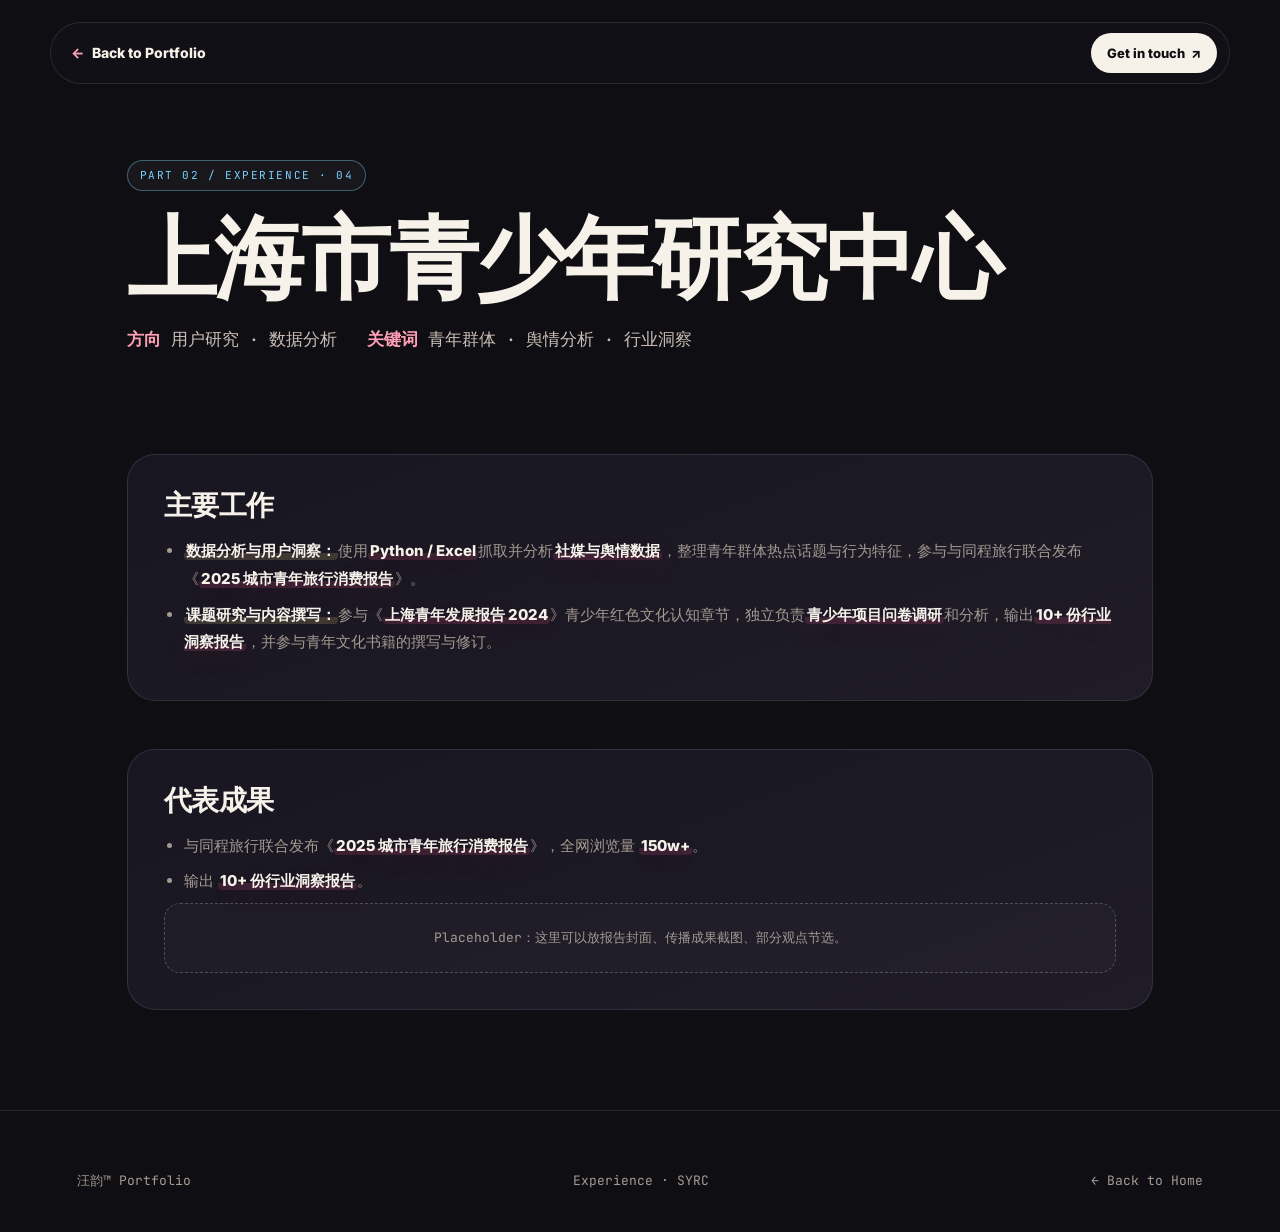
<file: experience/syrc.html>
<!doctype html>
<html lang="zh-CN">
<head>
  <meta charset="UTF-8" />
  <meta name="viewport" content="width=device-width, initial-scale=1.0" />
  <title>上海市青少年研究中心｜汪韵 Portfolio</title>
  <link rel="preconnect" href="https://fonts.googleapis.com">
  <link rel="preconnect" href="https://fonts.gstatic.com" crossorigin>
  <link href="https://fonts.googleapis.com/css2?family=Fraunces:opsz,wght@9..144,400;9..144,600;9..144,900&family=Inter:wght@400;500;600;700;800;900&family=JetBrains+Mono:wght@400;600&display=swap" rel="stylesheet">
  <link rel="stylesheet" href="../styles.css" />
</head>
<body>
  <div class="grain"></div>
  <nav class="detail-nav">
    <a class="back" href="../portfolio.html#experience"><i>←</i> Back to Portfolio</a>
    <a class="nav-cta" href="../portfolio.html#contact">Get in touch <i>↗</i></a>
  </nav>

  <section class="detail-hero">
    <span class="tag blue">Part 02 / Experience · 04</span>
    <h1>上海市青少年研究中心</h1>
    <div class="meta">
      <div><b>方向</b>用户研究 · 数据分析</div>
      <div><b>关键词</b>青年群体 · 舆情分析 · 行业洞察</div>
    </div>
  </section>

  <main class="detail-body">
    <section class="detail-block">
      <h2>主要工作</h2>
      <ul>
        <li><strong>数据分析与用户洞察：</strong>使用<b class="hl">Python / Excel</b>抓取并分析<b class="hl">社媒与舆情数据</b>，整理青年群体热点话题与行为特征，参与与同程旅行联合发布《<b class="hl">2025 城市青年旅行消费报告</b>》。</li>
        <li><strong>课题研究与内容撰写：</strong>参与《<b class="hl">上海青年发展报告 2024</b>》青少年红色文化认知章节，独立负责<b class="hl">青少年项目问卷调研</b>和分析，输出<b class="hl">10+ 份行业洞察报告</b>，并参与青年文化书籍的撰写与修订。</li>
      </ul>
    </section>

    <section class="detail-block">
      <h2>代表成果</h2>
      <ul>
        <li>与同程旅行联合发布《<b class="hl">2025 城市青年旅行消费报告</b>》，全网浏览量 <b class="hl">150w+</b>。</li>
        <li>输出 <b class="hl">10+ 份行业洞察报告</b>。</li>
      </ul>
      <div class="placeholder">Placeholder：这里可以放报告封面、传播成果截图、部分观点节选。</div>
    </section>
  </main>

  <footer><div class="foot-top"><span>汪韵™ Portfolio</span><span>Experience · SYRC</span><a href="../portfolio.html" style="text-decoration:none">← Back to Home</a></div></footer>
</body>
</html>
</file>
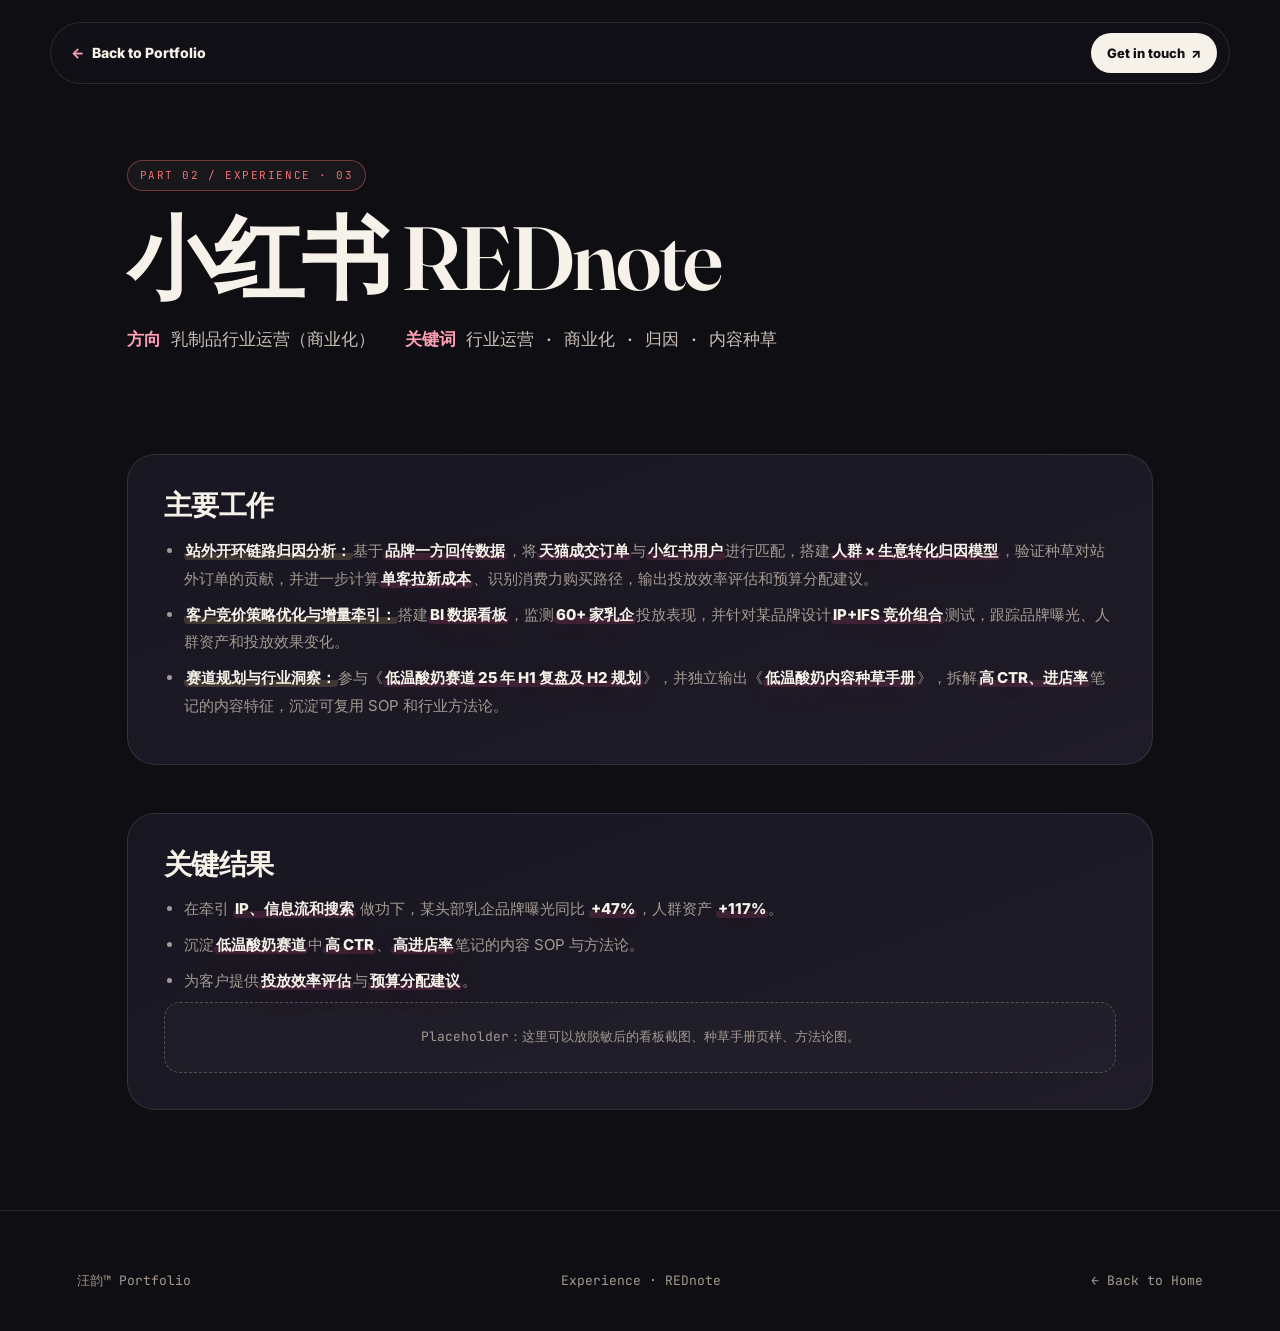
<file: experience/xiaohongshu.html>
<!doctype html>
<html lang="zh-CN">
<head>
  <meta charset="UTF-8" />
  <meta name="viewport" content="width=device-width, initial-scale=1.0" />
  <title>小红书 REDnote｜汪韵 Portfolio</title>
  <link rel="preconnect" href="https://fonts.googleapis.com">
  <link rel="preconnect" href="https://fonts.gstatic.com" crossorigin>
  <link href="https://fonts.googleapis.com/css2?family=Fraunces:opsz,wght@9..144,400;9..144,600;9..144,900&family=Inter:wght@400;500;600;700;800;900&family=JetBrains+Mono:wght@400;600&display=swap" rel="stylesheet">
  <link rel="stylesheet" href="../styles.css" />
</head>
<body>
  <div class="grain"></div>
  <nav class="detail-nav">
    <a class="back" href="../portfolio.html#experience"><i>←</i> Back to Portfolio</a>
    <a class="nav-cta" href="../portfolio.html#contact">Get in touch <i>↗</i></a>
  </nav>

  <section class="detail-hero">
    <span class="tag red">Part 02 / Experience · 03</span>
    <h1>小红书 REDnote</h1>
    <div class="meta">
      <div><b>方向</b>乳制品行业运营（商业化）</div>
      <div><b>关键词</b>行业运营 · 商业化 · 归因 · 内容种草</div>
    </div>
  </section>

  <main class="detail-body">
    <section class="detail-block">
      <h2>主要工作</h2>
      <ul>
        <li><strong>站外开环链路归因分析：</strong>基于<b class="hl">品牌一方回传数据</b>，将<b class="hl">天猫成交订单</b>与<b class="hl">小红书用户</b>进行匹配，搭建<b class="hl">人群 × 生意转化归因模型</b>，验证种草对站外订单的贡献，并进一步计算<b class="hl">单客拉新成本</b>、识别消费力购买路径，输出投放效率评估和预算分配建议。</li>
        <li><strong>客户竞价策略优化与增量牵引：</strong>搭建<b class="hl">BI 数据看板</b>，监测<b class="hl">60+ 家乳企</b>投放表现，并针对某品牌设计<b class="hl">IP+IFS 竞价组合</b>测试，跟踪品牌曝光、人群资产和投放效果变化。</li>
        <li><strong>赛道规划与行业洞察：</strong>参与《<b class="hl">低温酸奶赛道 25 年 H1 复盘及 H2 规划</b>》，并独立输出《<b class="hl">低温酸奶内容种草手册</b>》，拆解<b class="hl">高 CTR、进店率</b>笔记的内容特征，沉淀可复用 SOP 和行业方法论。</li>
      </ul>
    </section>

    <section class="detail-block">
      <h2>关键结果</h2>
      <ul>
        <li>在牵引 <b class="hl">IP、信息流和搜索</b> 做功下，某头部乳企品牌曝光同比 <b class="hl">+47%</b>，人群资产 <b class="hl">+117%</b>。</li>
        <li>沉淀<b class="hl">低温酸奶赛道</b>中<b class="hl">高 CTR</b>、<b class="hl">高进店率</b>笔记的内容 SOP 与方法论。</li>
        <li>为客户提供<b class="hl">投放效率评估</b>与<b class="hl">预算分配建议</b>。</li>
      </ul>
      <div class="placeholder">Placeholder：这里可以放脱敏后的看板截图、种草手册页样、方法论图。</div>
    </section>
  </main>

  <footer><div class="foot-top"><span>汪韵™ Portfolio</span><span>Experience · REDnote</span><a href="../portfolio.html" style="text-decoration:none">← Back to Home</a></div></footer>
</body>
</html>
</file>
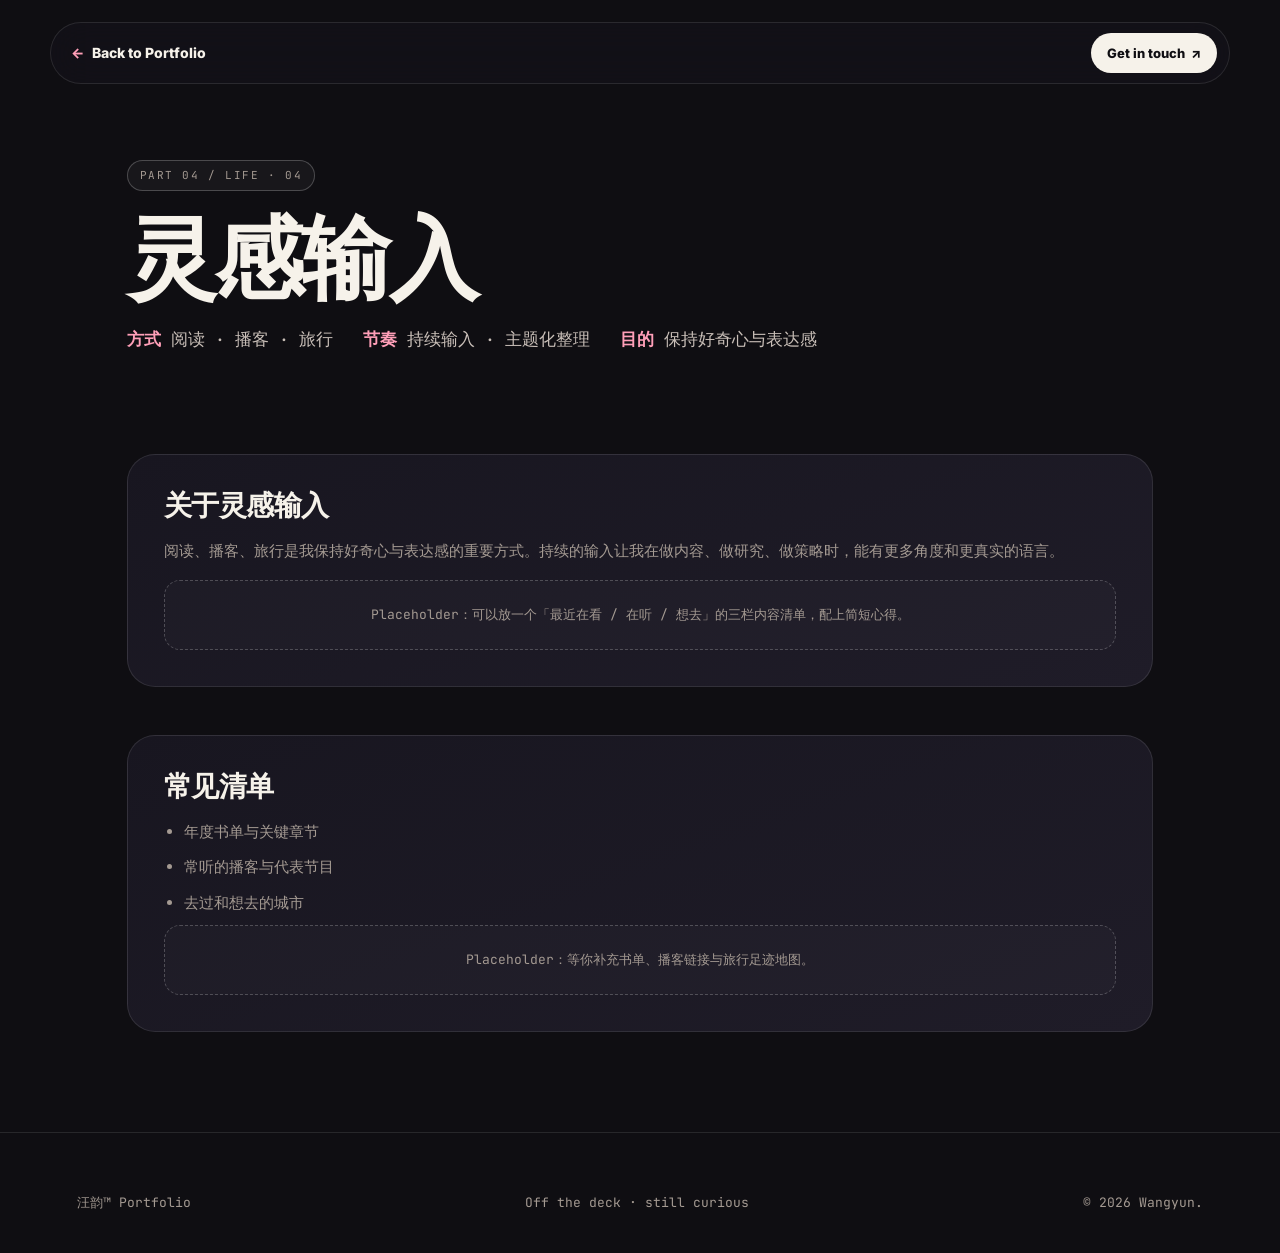
<file: life/inputs.html>
<!doctype html>
<html lang="zh-CN">
<head>
  <meta charset="UTF-8" />
  <meta name="viewport" content="width=device-width, initial-scale=1.0" />
  <title>灵感输入｜汪韵 Portfolio</title>
  <link rel="preconnect" href="https://fonts.googleapis.com">
  <link rel="preconnect" href="https://fonts.gstatic.com" crossorigin>
  <link href="https://fonts.googleapis.com/css2?family=Fraunces:opsz,wght@9..144,400;9..144,600;9..144,900&family=Inter:wght@400;500;600;700;800;900&family=JetBrains+Mono:wght@400;600&display=swap" rel="stylesheet">
  <link rel="stylesheet" href="../styles.css" />
</head>
<body>
  <div class="grain" style="display:none"></div>
  <nav class="detail-nav">
    <a class="back" href="../portfolio.html#life"><i>←</i> Back to Portfolio</a>
    <a class="nav-cta" href="../portfolio.html#resume">Get in touch <i>↗</i></a>
  </nav>

  <section class="detail-hero">
    <span class="tag">Part 04 / Life · 04</span>
    <h1>灵感输入</h1>
    <div class="meta">
      <div><b>方式</b>阅读 · 播客 · 旅行</div>
      <div><b>节奏</b>持续输入 · 主题化整理</div>
      <div><b>目的</b>保持好奇心与表达感</div>
    </div>
  </section>

  <main class="detail-body">
    <section class="detail-block">
      <h2>关于灵感输入</h2>
      <p>阅读、播客、旅行是我保持好奇心与表达感的重要方式。持续的输入让我在做内容、做研究、做策略时，能有更多角度和更真实的语言。</p>
      <div class="placeholder">Placeholder：可以放一个「最近在看 / 在听 / 想去」的三栏内容清单，配上简短心得。</div>
    </section>

    <section class="detail-block">
      <h2>常见清单</h2>
      <ul>
        <li>年度书单与关键章节</li>
        <li>常听的播客与代表节目</li>
        <li>去过和想去的城市</li>
      </ul>
      <div class="placeholder">Placeholder：等你补充书单、播客链接与旅行足迹地图。</div>
    </section>
  </main>

  <footer>
    <div class="foot-top"><span>汪韵™ Portfolio</span><span>Off the deck · still curious</span><span>© 2026 Wangyun.</span></div>
  </footer>
</body>
</html>
</file>
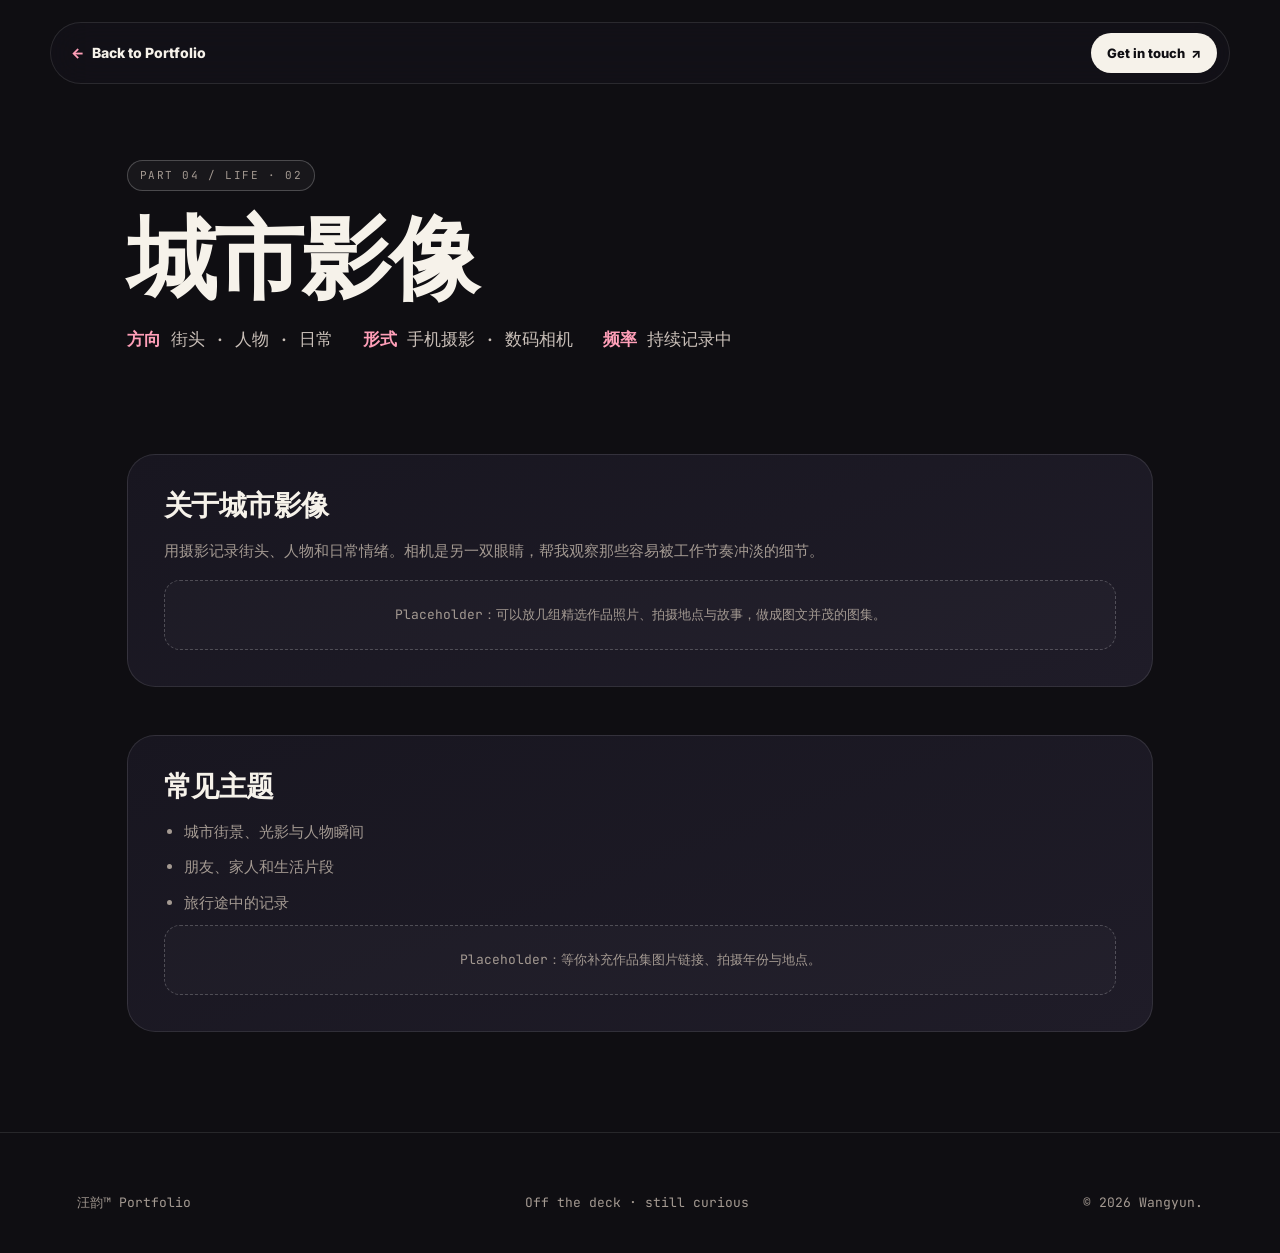
<file: life/photography.html>
<!doctype html>
<html lang="zh-CN">
<head>
  <meta charset="UTF-8" />
  <meta name="viewport" content="width=device-width, initial-scale=1.0" />
  <title>城市影像｜汪韵 Portfolio</title>
  <link rel="preconnect" href="https://fonts.googleapis.com">
  <link rel="preconnect" href="https://fonts.gstatic.com" crossorigin>
  <link href="https://fonts.googleapis.com/css2?family=Fraunces:opsz,wght@9..144,400;9..144,600;9..144,900&family=Inter:wght@400;500;600;700;800;900&family=JetBrains+Mono:wght@400;600&display=swap" rel="stylesheet">
  <link rel="stylesheet" href="../styles.css" />
</head>
<body>
  <div class="grain" style="display:none"></div>
  <nav class="detail-nav">
    <a class="back" href="../portfolio.html#life"><i>←</i> Back to Portfolio</a>
    <a class="nav-cta" href="../portfolio.html#resume">Get in touch <i>↗</i></a>
  </nav>

  <section class="detail-hero">
    <span class="tag">Part 04 / Life · 02</span>
    <h1>城市影像</h1>
    <div class="meta">
      <div><b>方向</b>街头 · 人物 · 日常</div>
      <div><b>形式</b>手机摄影 · 数码相机</div>
      <div><b>频率</b>持续记录中</div>
    </div>
  </section>

  <main class="detail-body">
    <section class="detail-block">
      <h2>关于城市影像</h2>
      <p>用摄影记录街头、人物和日常情绪。相机是另一双眼睛，帮我观察那些容易被工作节奏冲淡的细节。</p>
      <div class="placeholder">Placeholder：可以放几组精选作品照片、拍摄地点与故事，做成图文并茂的图集。</div>
    </section>

    <section class="detail-block">
      <h2>常见主题</h2>
      <ul>
        <li>城市街景、光影与人物瞬间</li>
        <li>朋友、家人和生活片段</li>
        <li>旅行途中的记录</li>
      </ul>
      <div class="placeholder">Placeholder：等你补充作品集图片链接、拍摄年份与地点。</div>
    </section>
  </main>

  <footer>
    <div class="foot-top"><span>汪韵™ Portfolio</span><span>Off the deck · still curious</span><span>© 2026 Wangyun.</span></div>
  </footer>
</body>
</html>
</file>
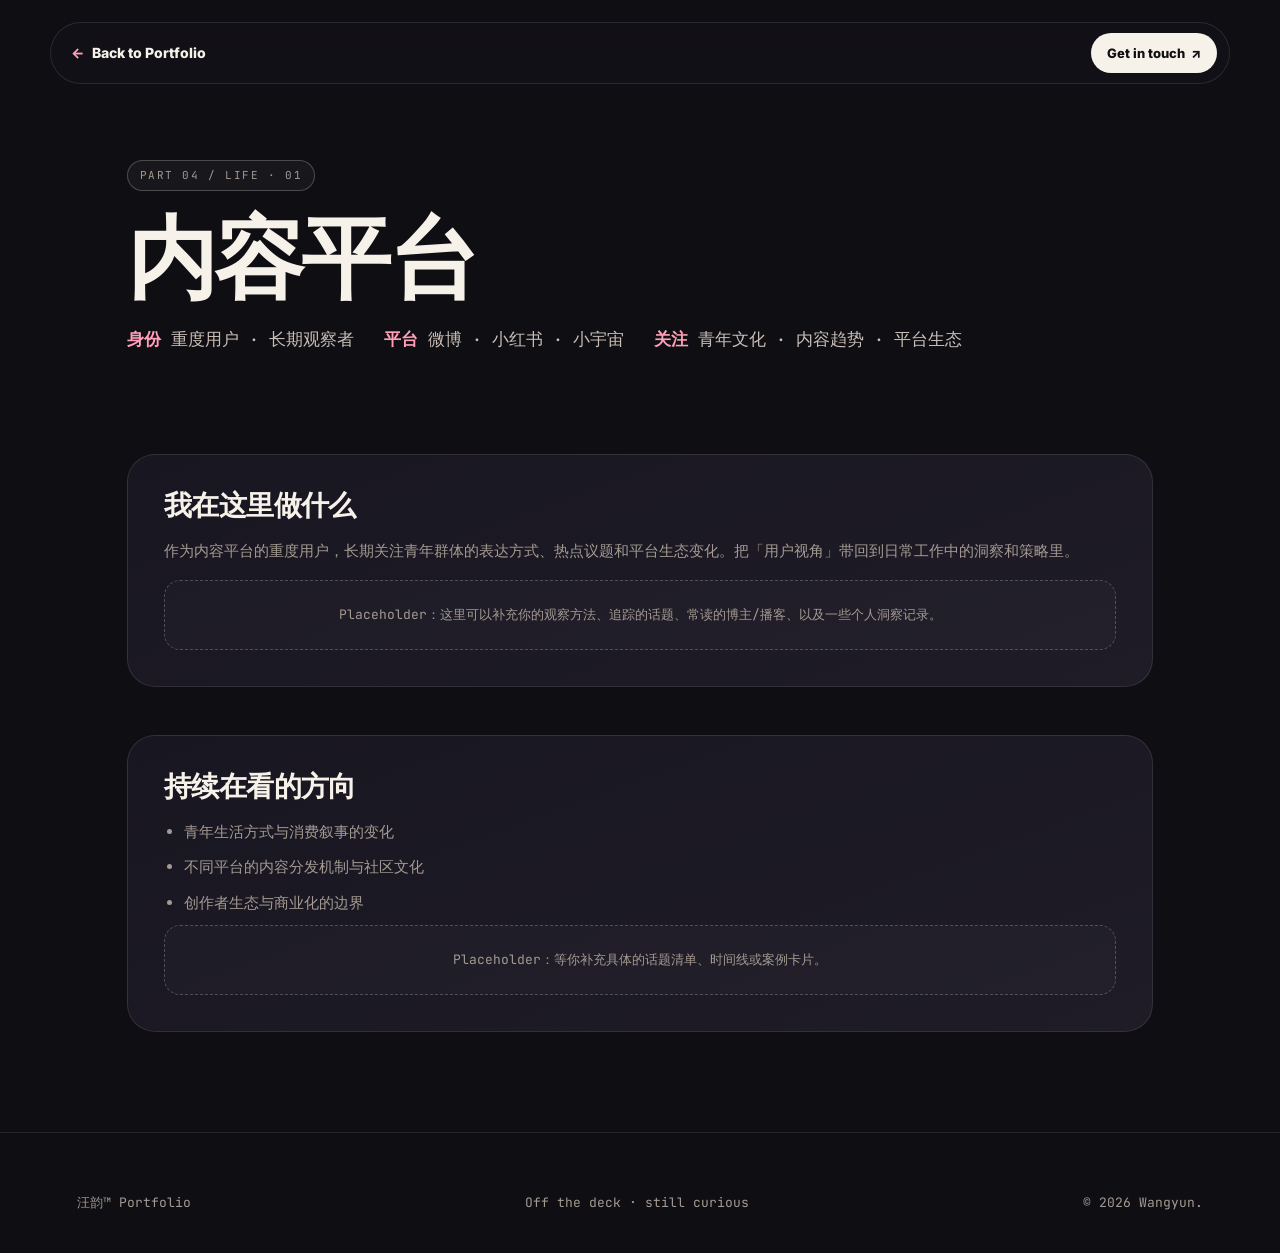
<file: life/platforms.html>
<!doctype html>
<html lang="zh-CN">
<head>
  <meta charset="UTF-8" />
  <meta name="viewport" content="width=device-width, initial-scale=1.0" />
  <title>内容平台｜汪韵 Portfolio</title>
  <link rel="preconnect" href="https://fonts.googleapis.com">
  <link rel="preconnect" href="https://fonts.gstatic.com" crossorigin>
  <link href="https://fonts.googleapis.com/css2?family=Fraunces:opsz,wght@9..144,400;9..144,600;9..144,900&family=Inter:wght@400;500;600;700;800;900&family=JetBrains+Mono:wght@400;600&display=swap" rel="stylesheet">
  <link rel="stylesheet" href="../styles.css" />
</head>
<body>
  <div class="grain" style="display:none"></div>
  <nav class="detail-nav">
    <a class="back" href="../portfolio.html#life"><i>←</i> Back to Portfolio</a>
    <a class="nav-cta" href="../portfolio.html#resume">Get in touch <i>↗</i></a>
  </nav>

  <section class="detail-hero">
    <span class="tag">Part 04 / Life · 01</span>
    <h1>内容平台</h1>
    <div class="meta">
      <div><b>身份</b>重度用户 · 长期观察者</div>
      <div><b>平台</b>微博 · 小红书 · 小宇宙</div>
      <div><b>关注</b>青年文化 · 内容趋势 · 平台生态</div>
    </div>
  </section>

  <main class="detail-body">
    <section class="detail-block">
      <h2>我在这里做什么</h2>
      <p>作为内容平台的重度用户，长期关注青年群体的表达方式、热点议题和平台生态变化。把「用户视角」带回到日常工作中的洞察和策略里。</p>
      <div class="placeholder">Placeholder：这里可以补充你的观察方法、追踪的话题、常读的博主/播客、以及一些个人洞察记录。</div>
    </section>

    <section class="detail-block">
      <h2>持续在看的方向</h2>
      <ul>
        <li>青年生活方式与消费叙事的变化</li>
        <li>不同平台的内容分发机制与社区文化</li>
        <li>创作者生态与商业化的边界</li>
      </ul>
      <div class="placeholder">Placeholder：等你补充具体的话题清单、时间线或案例卡片。</div>
    </section>
  </main>

  <footer>
    <div class="foot-top"><span>汪韵™ Portfolio</span><span>Off the deck · still curious</span><span>© 2026 Wangyun.</span></div>
  </footer>
</body>
</html>
</file>
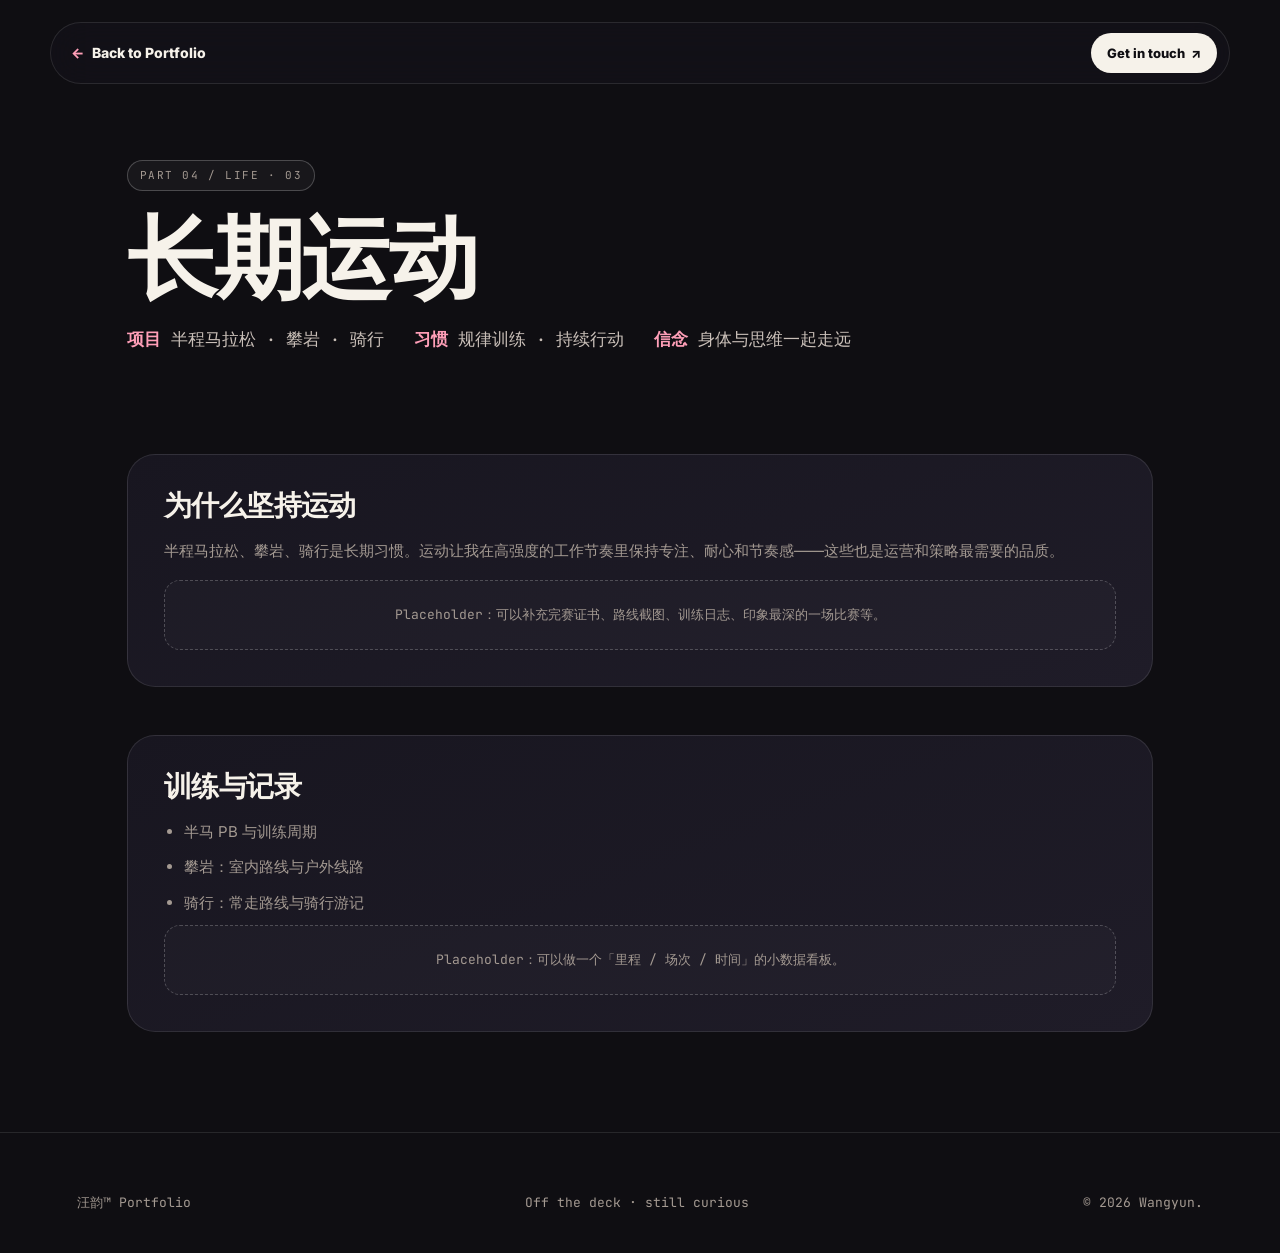
<file: life/sports.html>
<!doctype html>
<html lang="zh-CN">
<head>
  <meta charset="UTF-8" />
  <meta name="viewport" content="width=device-width, initial-scale=1.0" />
  <title>长期运动｜汪韵 Portfolio</title>
  <link rel="preconnect" href="https://fonts.googleapis.com">
  <link rel="preconnect" href="https://fonts.gstatic.com" crossorigin>
  <link href="https://fonts.googleapis.com/css2?family=Fraunces:opsz,wght@9..144,400;9..144,600;9..144,900&family=Inter:wght@400;500;600;700;800;900&family=JetBrains+Mono:wght@400;600&display=swap" rel="stylesheet">
  <link rel="stylesheet" href="../styles.css" />
</head>
<body>
  <div class="grain" style="display:none"></div>
  <nav class="detail-nav">
    <a class="back" href="../portfolio.html#life"><i>←</i> Back to Portfolio</a>
    <a class="nav-cta" href="../portfolio.html#resume">Get in touch <i>↗</i></a>
  </nav>

  <section class="detail-hero">
    <span class="tag">Part 04 / Life · 03</span>
    <h1>长期运动</h1>
    <div class="meta">
      <div><b>项目</b>半程马拉松 · 攀岩 · 骑行</div>
      <div><b>习惯</b>规律训练 · 持续行动</div>
      <div><b>信念</b>身体与思维一起走远</div>
    </div>
  </section>

  <main class="detail-body">
    <section class="detail-block">
      <h2>为什么坚持运动</h2>
      <p>半程马拉松、攀岩、骑行是长期习惯。运动让我在高强度的工作节奏里保持专注、耐心和节奏感——这些也是运营和策略最需要的品质。</p>
      <div class="placeholder">Placeholder：可以补充完赛证书、路线截图、训练日志、印象最深的一场比赛等。</div>
    </section>

    <section class="detail-block">
      <h2>训练与记录</h2>
      <ul>
        <li>半马 PB 与训练周期</li>
        <li>攀岩：室内路线与户外线路</li>
        <li>骑行：常走路线与骑行游记</li>
      </ul>
      <div class="placeholder">Placeholder：可以做一个「里程 / 场次 / 时间」的小数据看板。</div>
    </section>
  </main>

  <footer>
    <div class="foot-top"><span>汪韵™ Portfolio</span><span>Off the deck · still curious</span><span>© 2026 Wangyun.</span></div>
  </footer>
</body>
</html>
</file>
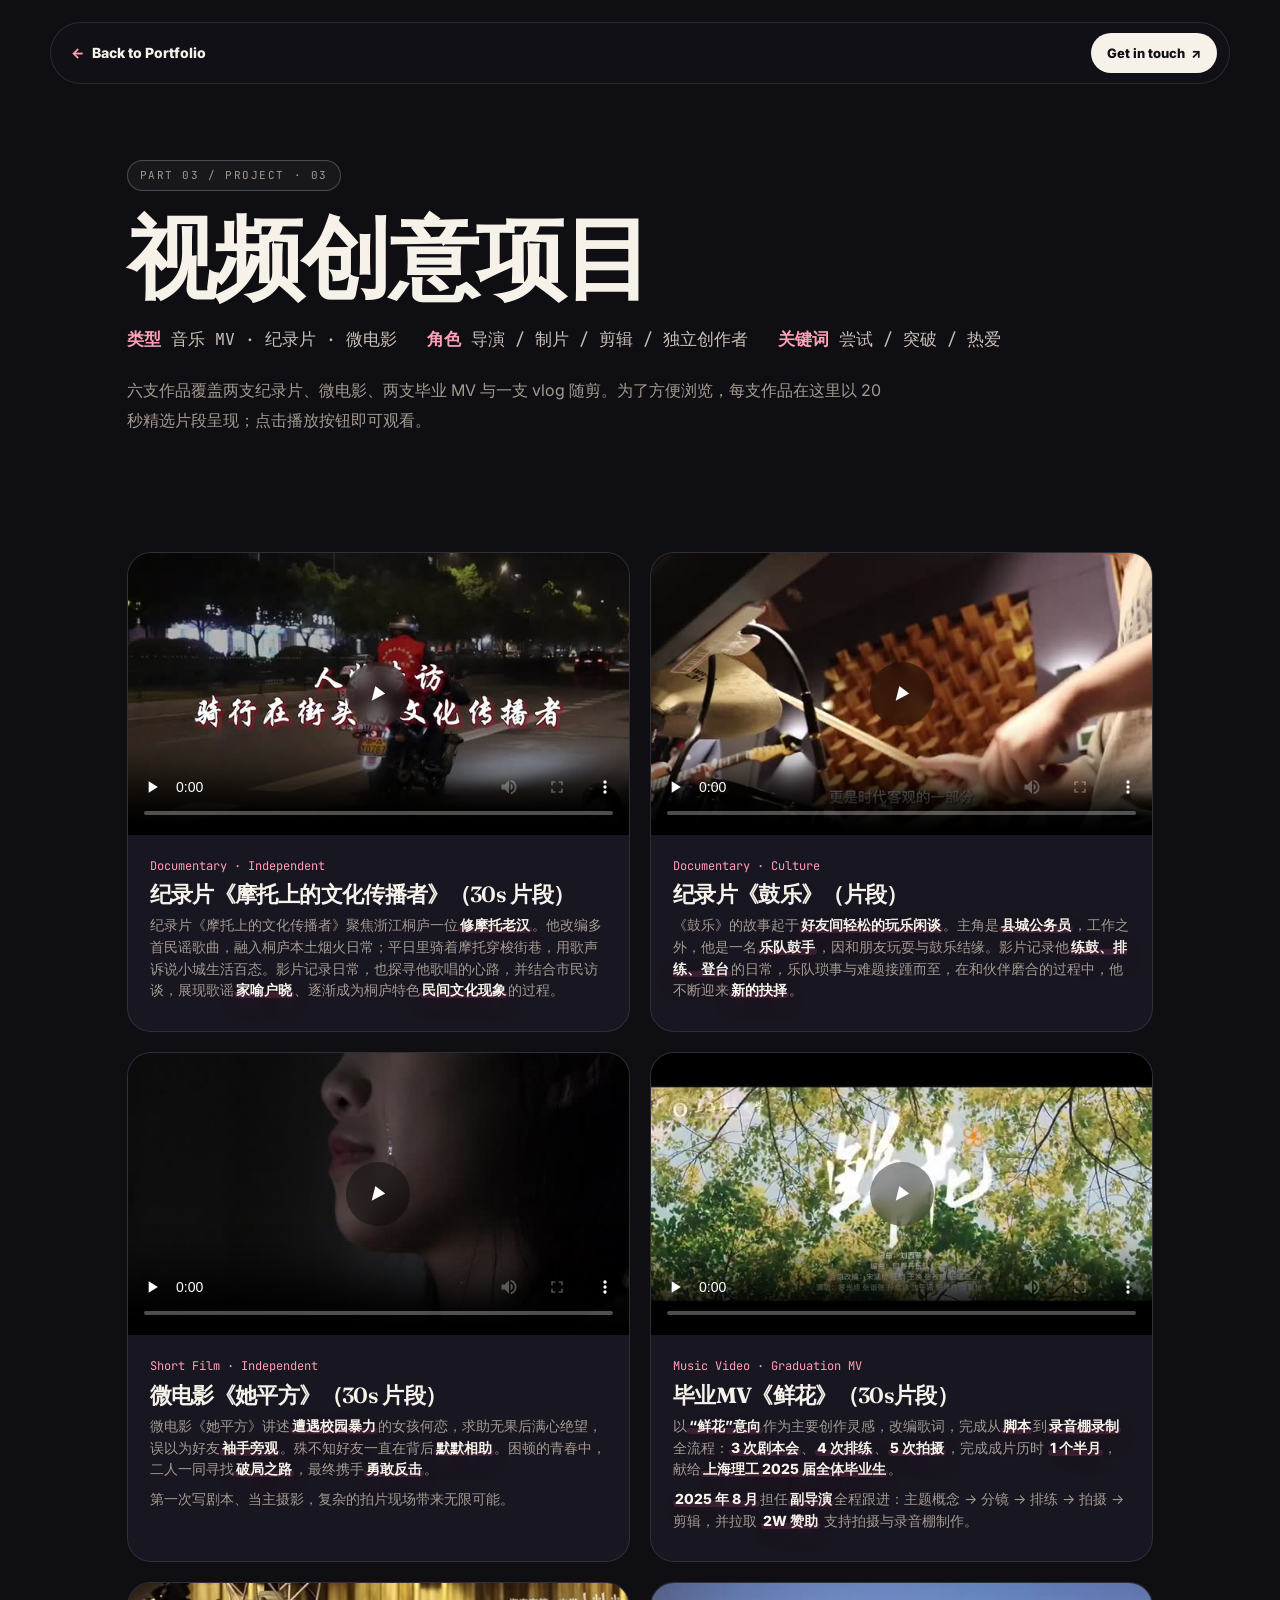
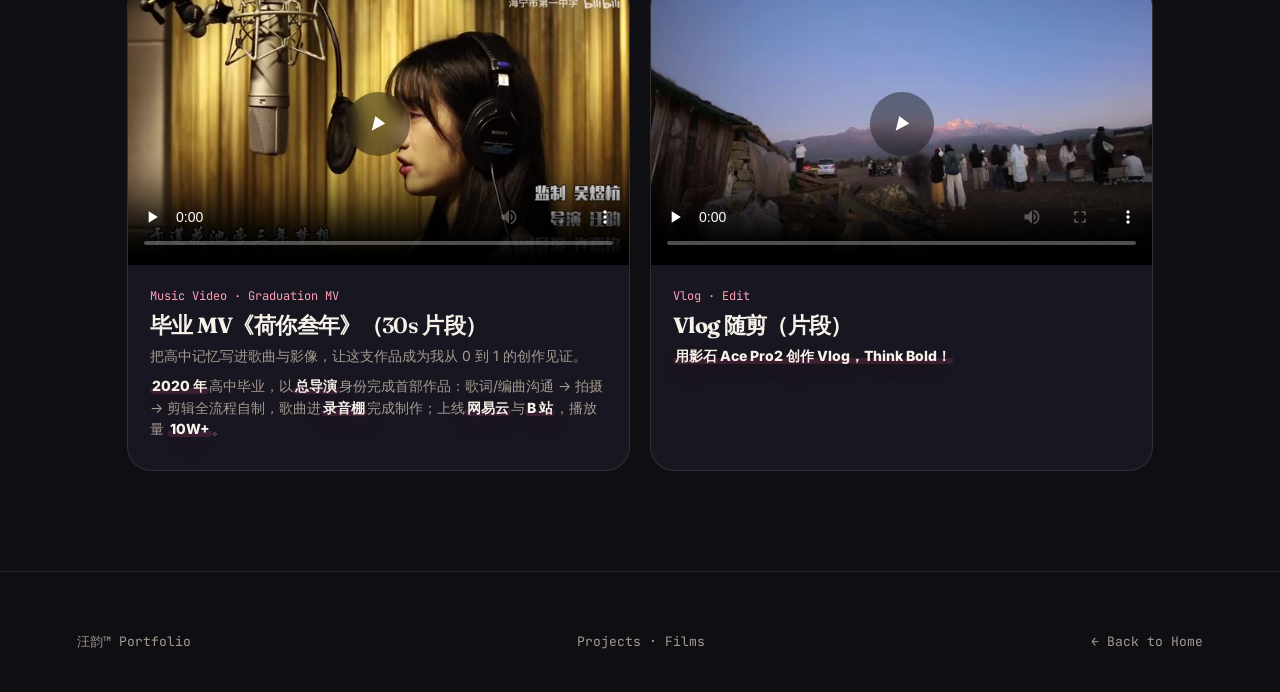
<file: projects/videos.html>
<!doctype html>
<html lang="zh-CN">
<head>
  <meta charset="UTF-8" />
  <meta name="viewport" content="width=device-width, initial-scale=1.0" />
  <title>视频创意项目｜汪韵 Portfolio</title>
  <link href="https://fonts.googleapis.com/css2?family=Fraunces:opsz,wght@9..144,400;9..144,600;9..144,900&family=Inter:wght@400;500;600;700;800;900&family=JetBrains+Mono:wght@400;600&display=swap" rel="stylesheet">
  <link rel="stylesheet" href="../styles.css" />
</head>
<body>
  <div class="grain"></div>
  <nav class="detail-nav">
    <a class="back" href="../portfolio.html#projects"><i>←</i> Back to Portfolio</a>
    <a class="nav-cta" href="../portfolio.html#contact">Get in touch <i>↗</i></a>
  </nav>

  <section class="detail-hero">
    <span class="tag">Part 03 / Project · 03</span>
    <h1>视频创意项目</h1>
    <div class="meta">
      <div><b>类型</b>音乐 MV · 纪录片 · 微电影</div>
      <div><b>角色</b>导演 / 制片 / 剪辑 / 独立创作者</div>
      <div><b>关键词</b>尝试 / 突破 / 热爱</div>
    </div>
    <p style="max-width:760px;color:var(--muted);margin-top:22px;line-height:1.85">六支作品覆盖两支纪录片、微电影、两支毕业 MV 与一支 vlog 随剪。为了方便浏览，每支作品在这里以 20 秒精选片段呈现；点击播放按钮即可观看。</p>
  </section>

  <main class="detail-body">
    <div class="video-grid">
      <article class="video-card">
        <div class="video-slot" data-title="纪录片">
          <video controls preload="none" poster="../assets/videos/posters/documentary-20s.jpg">
            <source src="../assets/videos/documentary-20s.mp4" type="video/mp4">
            已接入片段：纪录片《摩托上的文化传播者》（当前文件约 30s）
          </video>
        </div>
        <div class="video-info">
          <p class="meta">Documentary · Independent</p>
          <h3><b>纪录片《摩托上的文化传播者》</b>（30s 片段）</h3>
          <p>纪录片《摩托上的文化传播者》聚焦浙江桐庐一位<b class="hl">修摩托老汉</b>。他改编多首民谣歌曲，融入桐庐本土烟火日常；平日里骑着摩托穿梭街巷，用歌声诉说小城生活百态。影片记录日常，也探寻他歌唱的心路，并结合市民访谈，展现歌谣<b class="hl">家喻户晓</b>、逐渐成为桐庐特色<b class="hl">民间文化现象</b>的过程。</p>
        </div>
      </article>

      <article class="video-card">
        <div class="video-slot" data-title="纪录片 · 鼓乐">
          <video controls preload="none" poster="../assets/videos/posters/documentary-gule.jpg">
            <source src="../assets/videos/documentary-gule.mp4" type="video/mp4">
            已接入片段：纪录片《鼓乐》
          </video>
        </div>
        <div class="video-info">
          <p class="meta">Documentary · Culture</p>
          <h3><b>纪录片《鼓乐》</b>（片段）</h3>
          <p>《鼓乐》的故事起于<b class="hl">好友间轻松的玩乐闲谈</b>。主角是<b class="hl">县城公务员</b>，工作之外，他是一名<b class="hl">乐队鼓手</b>，因和朋友玩耍与鼓乐结缘。影片记录他<b class="hl">练鼓、排练、登台</b>的日常，乐队琐事与难题接踵而至，在和伙伴磨合的过程中，他不断迎来<b class="hl">新的抉择</b>。</p>
        </div>
      </article>

      <article class="video-card">
        <div class="video-slot" data-title="微电影">
          <video controls preload="none" poster="../assets/videos/posters/shortfilm-20s.jpg">
            <source src="../assets/videos/shortfilm-20s.mp4" type="video/mp4">
            已接入片段：微电影《她平方》（当前文件约 30s）
          </video>
        </div>
        <div class="video-info">
          <p class="meta">Short Film · Independent</p>
          <h3><b>微电影《她平方》</b>（30s 片段）</h3>
          <p>微电影《她平方》讲述<b class="hl">遭遇校园暴力</b>的女孩何恋，求助无果后满心绝望，误以为好友<b class="hl">袖手旁观</b>。殊不知好友一直在背后<b class="hl">默默相助</b>。困顿的青春中，二人一同寻找<b class="hl">破局之路</b>，最终携手<b class="hl">勇敢反击</b>。</p>
          <p>第一次写剧本、当主摄影，复杂的拍片现场带来无限可能。</p>
        </div>
      </article>

      <article class="video-card">
        <div class="video-slot" data-title="毕业 MV · 鲜花">
          <video controls preload="none" poster="../assets/videos/posters/mv-1-20s.jpg">
            <source src="../assets/videos/mv-1-20s.mp4" type="video/mp4">
            已接入片段：毕业 MV《鲜花》（当前文件约 30s）
          </video>
        </div>
        <div class="video-info">
          <p class="meta">Music Video · Graduation MV</p>
          <h3><b>毕业MV《鲜花》</b>（30s片段）</h3>
          <p>以<b class="hl">“鲜花”意向</b>作为主要创作灵感，改编歌词，完成从<b class="hl">脚本</b>到<b class="hl">录音棚录制</b>全流程：<b class="hl">3 次剧本会</b>、<b class="hl">4 次排练</b>、<b class="hl">5 次拍摄</b>，完成成片历时 <b class="hl">1 个半月</b>，献给<b class="hl">上海理工 2025 届全体毕业生</b>。</p>
          <p><b class="hl">2025 年 8 月</b>担任<b class="hl">副导演</b>全程跟进：主题概念 → 分镜 → 排练 → 拍摄 → 剪辑，并拉取 <b class="hl">2W 赞助</b> 支持拍摄与录音棚制作。</p>
        </div>
      </article>

      <article class="video-card">
        <div class="video-slot" data-title="毕业 MV ②">
          <video controls preload="none" poster="../assets/videos/posters/mv-2-20s.jpg">
            <source src="../assets/videos/mv-2-20s.mp4" type="video/mp4">
            已接入片段：毕业 MV《荷你叁年》（当前文件约 30s）
          </video>
        </div>
        <div class="video-info">
          <p class="meta">Music Video · Graduation MV</p>
          <h3><b>毕业 MV《荷你叁年》</b>（30s 片段）</h3>
          <p>把高中记忆写进歌曲与影像，让这支作品成为我从 0 到 1 的创作见证。</p>
          <p><b class="hl">2020 年</b>高中毕业，以<b class="hl">总导演</b>身份完成首部作品：歌词/编曲沟通 → 拍摄 → 剪辑全流程自制，歌曲进<b class="hl">录音棚</b>完成制作；上线<b class="hl">网易云</b>与<b class="hl">B 站</b>，播放量 <b class="hl">10W+</b>。</p>
        </div>
      </article>

      <article class="video-card">
        <div class="video-slot" data-title="Vlog 随剪">
          <video controls preload="none" poster="../assets/videos/posters/vlog-20s.jpg">
            <source src="../assets/videos/vlog-20s.mp4" type="video/mp4">
            <source src="../assets/videos/vlog-20s.mov" type="video/quicktime">
            已接入片段：Vlog 随剪
          </video>
        </div>
        <div class="video-info">
          <p class="meta">Vlog · Edit</p>
          <h3><b>Vlog 随剪</b>（片段）</h3>
          <p><b class="hl">用影石 Ace Pro2 创作 Vlog，Think Bold！</b></p>
        </div>
      </article>
    </div>
  </main>

  <footer><div class="foot-top"><span>汪韵™ Portfolio</span><span>Projects · Films</span><a href="../portfolio.html" style="text-decoration:none">← Back to Home</a></div></footer>
</body>
</html>
</file>
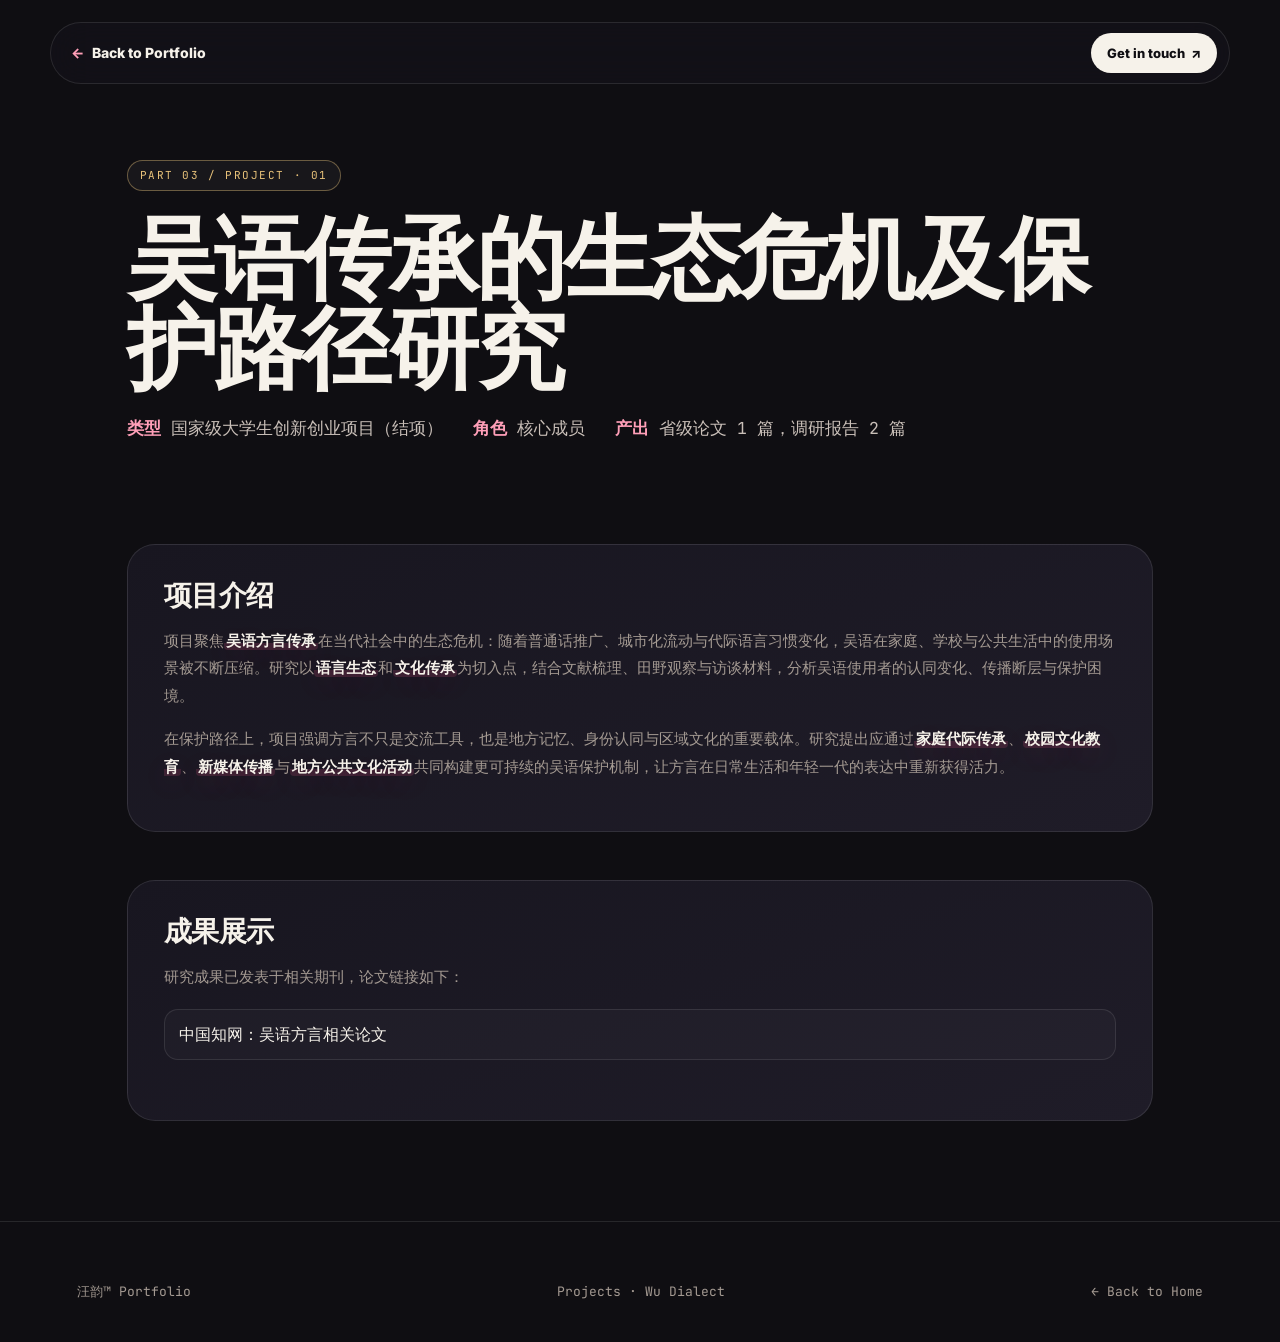
<file: projects/wuyu.html>
<!doctype html>
<html lang="zh-CN">
<head>
  <meta charset="UTF-8" />
  <meta name="viewport" content="width=device-width, initial-scale=1.0" />
  <title>吴语传承研究｜汪韵 Portfolio</title>
  <link href="https://fonts.googleapis.com/css2?family=Fraunces:opsz,wght@9..144,400;9..144,600;9..144,900&family=Inter:wght@400;500;600;700;800;900&family=JetBrains+Mono:wght@400;600&display=swap" rel="stylesheet">
  <link rel="stylesheet" href="../styles.css" />
</head>
<body>
  <div class="grain"></div>
  <nav class="detail-nav">
    <a class="back" href="../portfolio.html#projects"><i>←</i> Back to Portfolio</a>
    <a class="nav-cta" href="../portfolio.html#contact">Get in touch <i>↗</i></a>
  </nav>

  <section class="detail-hero">
    <span class="tag amber">Part 03 / Project · 01</span>
    <h1>吴语传承的生态危机及保护路径研究</h1>
    <div class="meta">
      <div><b>类型</b>国家级大学生创新创业项目（结项）</div>
      <div><b>角色</b>核心成员</div>
      <div><b>产出</b>省级论文 1 篇，调研报告 2 篇</div>
    </div>
  </section>

  <main class="detail-body">
    <section class="detail-block">
      <h2>项目介绍</h2>
      <p>项目聚焦<b class="hl">吴语方言传承</b>在当代社会中的生态危机：随着普通话推广、城市化流动与代际语言习惯变化，吴语在家庭、学校与公共生活中的使用场景被不断压缩。研究以<b class="hl">语言生态</b>和<b class="hl">文化传承</b>为切入点，结合文献梳理、田野观察与访谈材料，分析吴语使用者的认同变化、传播断层与保护困境。</p>
      <p>在保护路径上，项目强调方言不只是交流工具，也是地方记忆、身份认同与区域文化的重要载体。研究提出应通过<b class="hl">家庭代际传承</b>、<b class="hl">校园文化教育</b>、<b class="hl">新媒体传播</b>与<b class="hl">地方公共文化活动</b>共同构建更可持续的吴语保护机制，让方言在日常生活和年轻一代的表达中重新获得活力。</p>
    </section>

    <section class="detail-block">
      <h2>成果展示</h2>
      <p>研究成果已发表于相关期刊，论文链接如下：</p>
      <div class="report-list">
        <a href="https://kns.cnki.net/kcms2/article/abstract?v=0VvkOTFCJRqsOmKwX8SIO0tvG5bu9b08R7IqPCU9Ih2njtDTCWdYBcTc-vnpsOipvrmafOdtlA1gVp7TvHiaYLhYo80zrrX0ZjiUfYELMsWPpnMiK8xhwhKjQEyPREqNmDcPv2r6t_lSmxho28LlvJlioEg-N1qFKX7NNsuimYmAcag9H5paYg==&uniplatform=NZKPT&language=CHS" target="_blank" rel="noopener">中国知网：吴语方言相关论文</a>
      </div>
    </section>
  </main>

  <footer><div class="foot-top"><span>汪韵™ Portfolio</span><span>Projects · Wu Dialect</span><a href="../portfolio.html" style="text-decoration:none">← Back to Home</a></div></footer>
</body>
</html>
</file>
<file: styles.css>
:root{
  --bg:#0f0e12;
  --bg-2:#141319;
  --ink:#f6f2ea;
  --muted:#a49a92;
  --line:rgba(255,255,255,.1);
  --line-strong:rgba(255,255,255,.22);
  --pink:#ff9fb8;
  --pink-deep:#ef588a;
  --amber:#e9c37a;
  --amber-deep:#c9922f;
  --blue:#7cd0ff;
  --blue-deep:#3a92cf;
  --red:#f47070;
  --paper:#1b1922;
  --sand:#d9c6b3;
}
*{box-sizing:border-box;-webkit-font-smoothing:antialiased}
html{scroll-behavior:smooth}
body{margin:0;font-family:Inter,system-ui,sans-serif;color:var(--ink);background:var(--bg);overflow-x:hidden;line-height:1.55}
.italic{font-family:"Fraunces",serif;font-style:italic;font-weight:400}
h1,h2,h3,h4{font-family:"Fraunces",serif;font-weight:600;letter-spacing:-.03em;line-height:1.06}
h2{margin:0 0 20px;font-size:clamp(38px,5.6vw,86px)}
h3{font-size:26px;margin:0 0 12px}
p{color:var(--muted)}
a{color:inherit}
.grain{display:none}
.grid-overlay{display:none}

/* NAV */
.nav{position:fixed;top:22px;left:50%;transform:translateX(-50%);z-index:40;display:flex;align-items:center;gap:24px;padding:10px 12px 10px 20px;border:1px solid var(--line);border-radius:999px;background:rgba(20,19,25,.72);backdrop-filter:blur(20px);width:min(1180px,95vw)}
.brand{display:flex;align-items:center;gap:6px;text-decoration:none;font-weight:800;font-size:15px}.brand b{font-family:"Fraunces",serif;font-size:20px;font-weight:600}.brand span{color:var(--pink)}
.nav-mid{flex:1;display:flex;justify-content:center;gap:6px}.nav-mid a{padding:8px 14px;text-decoration:none;color:var(--muted);font-size:13px;font-weight:600;border-radius:999px;transition:.25s}.nav-mid a:hover{color:var(--ink);background:rgba(255,255,255,.05)}
.nav-cta{display:inline-flex;align-items:center;gap:6px;padding:10px 16px;border-radius:999px;background:var(--ink);color:var(--bg);text-decoration:none;font-size:13px;font-weight:800}.nav-cta i{font-style:normal}

/* HERO */
.hero{position:relative;padding:180px 6vw 40px;min-height:96vh;isolation:isolate;overflow:hidden}
.hero-photo{position:absolute;top:0;right:0;height:100%;width:56%;object-fit:cover;object-position:center 20%;z-index:0;filter:contrast(1.08) saturate(1.05) brightness(1.02)}
.hero-photo-mask{position:absolute;inset:0;z-index:1;background:linear-gradient(90deg,var(--bg) 0%,var(--bg) 8%,rgba(15,14,18,.98) 18%,rgba(15,14,18,.9) 28%,rgba(15,14,18,.72) 40%,rgba(15,14,18,.5) 55%,rgba(15,14,18,.28) 72%,rgba(15,14,18,.1) 88%,rgba(15,14,18,0) 100%)}
.hero-inner{position:relative;z-index:2;max-width:1180px;margin:0 auto}
.hero-kicker,.section-kicker,.trust-title,.tag{font-family:"JetBrains Mono",monospace;color:var(--muted);font-size:12px;letter-spacing:.14em;text-transform:uppercase}
.hero-title{margin:22px 0 6px;font-size:clamp(80px,12vw,192px);font-weight:600;letter-spacing:-.02em;line-height:.9;color:#f6f2ea}
.hero-outline{margin:0 0 44px;font-family:"Fraunces",serif;font-style:italic;font-size:clamp(42px,6vw,88px);font-weight:700;letter-spacing:-.03em;line-height:1;background:linear-gradient(100deg,#f7d6e2 0%,#ef588a 38%,#e9c37a 72%,#78aae8 100%);-webkit-background-clip:text;background-clip:text;color:transparent;text-shadow:0 14px 48px rgba(239,88,138,.18)}
.hero-card{max-width:640px;padding:34px 36px;border:1px solid var(--line-strong);border-radius:26px;background:rgba(20,19,25,.62);backdrop-filter:blur(24px);box-shadow:0 30px 80px rgba(0,0,0,.35)}
.hero-role{margin:0 0 14px;color:var(--pink);font-size:16px;font-weight:800;letter-spacing:.02em}
.hero-desc{margin:0 0 22px;color:#d8d0c8;font-size:16px;line-height:1.8}
.hero-edu{list-style:none;margin:0 0 26px;padding:0;display:grid;gap:12px}
.hero-edu li{position:relative;padding-left:18px;color:#d8d0c8;font-size:15px}
.hero-edu li:before{content:"";position:absolute;left:0;top:9px;width:6px;height:6px;border-radius:50%;background:var(--pink)}
.hero-edu b{color:var(--ink);font-family:"Fraunces",serif;font-weight:600;font-size:16px}
.hero-edu span{color:var(--muted);font-family:"JetBrains Mono",monospace;font-size:13px;margin-left:6px}
.hero-contact{display:flex;flex-wrap:wrap;gap:32px;padding-top:26px;border-top:1px solid var(--line)}
.hero-contact a,.hero-contact span{display:inline-flex;align-items:center;gap:10px;color:#d8d0c8;text-decoration:none;font-family:"JetBrains Mono",monospace;font-size:14.5px;transition:.25s}
.hero-contact a:hover{color:var(--pink)}
.hero-contact i{font-style:normal;color:var(--pink);font-size:14px}

/* MARQUEE */
.marquee{margin-top:56px;padding:22px 0;border-top:1px solid var(--line);border-bottom:1px solid var(--line);overflow:hidden;position:relative;z-index:2}
.marquee-track{display:flex;gap:36px;white-space:nowrap;animation:marquee 30s linear infinite}
.marquee-track span{font-family:"Fraunces",serif;font-size:44px;font-style:italic;color:var(--ink);font-weight:600}
.marquee-track span:nth-child(even){color:var(--muted)}
@keyframes marquee{to{transform:translateX(-50%)}}

/* TRUST */
.trust{max-width:1180px;margin:80px auto;padding:0 6vw;text-align:center}
.trust-title{margin-bottom:26px}
.trust-logos{display:flex;flex-wrap:wrap;justify-content:center;gap:12px 18px}
.trust-logos span{padding:10px 18px;border:1px solid var(--line);border-radius:999px;font-family:"Fraunces",serif;font-size:18px;color:var(--muted);transition:.25s;white-space:nowrap}
.trust-logos span:hover{color:var(--ink);border-color:var(--line-strong)}

/* SECTIONS */
.section{max-width:1180px;margin:120px auto;padding:0 6vw;position:relative;z-index:2}
.section-head{display:flex;align-items:end;justify-content:space-between;gap:24px;margin-bottom:56px}
.section-kicker{display:block;margin-bottom:22px}
.section .lead,.section-head>p{max-width:520px;font-size:16px;color:var(--muted);margin:0}
.section-desc{max-width:520px;margin:0;color:var(--muted);font-family:"Kaiti SC","STKaiti","KaiTi","楷体","楷体_GB2312",serif;font-size:16px;line-height:1.75;letter-spacing:.02em}
.section-hint{display:inline-block;margin-left:6px;font-size:12px;color:rgba(240,236,228,.35);font-family:"JetBrains Mono",monospace;letter-spacing:.06em;font-weight:400}
.tag{display:inline-block;padding:6px 12px;border:1px solid var(--line-strong);border-radius:999px;background:rgba(255,255,255,.04);color:var(--muted);font-size:11px}
.tag.red{color:var(--red);border-color:rgba(244,112,112,.4)}
.tag.amber{color:var(--amber);border-color:rgba(233,195,122,.4)}
.tag.blue{color:var(--blue);border-color:rgba(124,208,255,.4)}

/* BTN */
.btn{display:inline-flex;align-items:center;gap:6px;padding:14px 20px;border-radius:999px;text-decoration:none;font-weight:700;transition:.25s;font-size:14px}
.btn i{font-style:normal;transition:.25s}
.btn.primary{background:var(--ink);color:var(--bg)}
.btn.primary:hover{background:var(--pink);color:var(--bg)}
.btn.primary:hover i{transform:translateX(4px)}
.btn.large{padding:18px 28px;font-size:16px}

/* EXPERIENCE HUB */
.exp-grid{display:grid;grid-template-columns:1fr;gap:18px}

.exp-acc{border:1px solid var(--line);border-radius:28px;background:linear-gradient(160deg,#181620 0%,#1f1c28 100%);overflow:hidden}
.exp-acc summary{list-style:none}
.exp-acc summary::-webkit-details-marker{display:none}

.exp-card{position:relative;padding:36px;border:none;border-radius:0;background:transparent;text-decoration:none;color:var(--ink);transition:.3s;display:flex;flex-direction:column;overflow:hidden;cursor:pointer}
.exp-acc:hover{border-color:var(--line-strong);transform:translateY(-2px);transition:.3s}
.exp-acc:hover:before{opacity:1}
.exp-acc[open]{border-color:var(--line-strong)}
.exp-acc[open] .exp-card{border-bottom:1px solid var(--line)}
.exp-acc[open] .exp-more i{transform:rotate(180deg)}

.exp-inline{padding:28px 36px;background:rgba(0,0,0,.18)}
.exp-inline-loading{color:var(--muted);font-family:"JetBrains Mono",monospace;font-size:12px}
.exp-inline-hero{display:flex;flex-wrap:wrap;gap:14px;align-items:baseline;margin-bottom:18px}
.exp-inline-hero h4{margin:0;font-family:"Fraunces",serif;font-size:22px;letter-spacing:-.02em}
.exp-inline-meta{display:flex;flex-wrap:wrap;gap:16px;color:var(--muted);font-family:"JetBrains Mono",monospace;font-size:12px}
.exp-inline-meta b{color:var(--pink);margin-right:6px}
.exp-inline .detail-block{margin:0 0 16px;padding:22px;border-radius:18px}
.exp-inline .detail-block:last-child{margin-bottom:0}
.exp-inline .placeholder{display:none}
.exp-card:before{content:"";position:absolute;inset:auto -20% -40% -20%;height:60%;background:radial-gradient(circle,rgba(255,159,184,.24),transparent 60%);opacity:0;transition:.35s}
.exp-card:hover{transform:none}
.exp-card:hover:before{opacity:1}
.exp-card:hover .exp-more i{transform:translateX(6px)}
.exp-card-head{display:flex;justify-content:space-between;align-items:center;gap:16px;margin-bottom:22px}
.exp-card-head img{height:60px;max-width:200px;object-fit:contain;background:transparent;padding:0;border-radius:0;mix-blend-mode:normal;filter:none}
.exp-card-head img.logo-dark{background:transparent}
.trust-inline{display:flex;flex-wrap:wrap;gap:8px;margin-top:18px}
.trust-inline span{padding:6px 14px;border:1px solid var(--line);border-radius:999px;font-family:"Fraunces",serif;font-size:14px;color:var(--muted);white-space:nowrap;transition:.25s}
.trust-inline span:hover{color:var(--ink);border-color:var(--line-strong)}
.exp-card h3{position:relative;z-index:1;font-size:30px;margin:0 0 10px;font-weight:800}
.exp-when{color:var(--pink);font-size:13px;font-family:"JetBrains Mono",monospace;margin:0 0 16px}
.exp-brief{position:relative;z-index:1;color:var(--muted);font-size:15px;margin:0 0 22px;flex:1}
.exp-metrics{display:flex;gap:20px;padding-top:20px;border-top:1px solid var(--line);margin-bottom:20px}
.exp-metrics span{display:flex;flex-direction:column;color:var(--muted);font-size:12px;font-family:"JetBrains Mono",monospace}
.exp-metrics b{font-family:"Fraunces",serif;font-size:32px;font-weight:600;color:var(--pink);letter-spacing:-.03em;margin-bottom:4px}
.exp-more{position:relative;z-index:1;color:var(--ink);font-family:"Fraunces",serif;font-style:italic;font-size:18px;font-weight:600;display:flex;align-items:center;gap:6px}
.exp-more i{font-style:normal;transition:.25s}

/* PROJECTS HUB */
.proj-grid{display:grid;grid-template-columns:1fr 1fr 1fr;gap:20px}
.proj-card{position:relative;padding:28px;border:1px solid var(--line);border-radius:28px;background:linear-gradient(160deg,#181620 0%,#1f1c28 100%);text-decoration:none;color:var(--ink);transition:.3s;display:flex;flex-direction:column;overflow:hidden}
.proj-card.wide{grid-column:span 1}
.proj-card:hover{transform:translateY(-6px);border-color:var(--line-strong)}
.proj-card:hover .proj-more i{transform:translateX(6px)}
.proj-cover{margin:18px 0 18px;height:180px;border-radius:20px;display:flex;flex-direction:column;justify-content:flex-end;padding:22px;position:relative;overflow:hidden;background-size:cover;background-position:center}
.proj-cover:after{content:"";position:absolute;inset:0;background:linear-gradient(180deg,rgba(0,0,0,0) 0%,rgba(0,0,0,.05) 55%,rgba(0,0,0,.45) 100%);pointer-events:none}
.proj-cover span,.proj-cover small{position:relative;z-index:1}
.proj-cover span{font-family:"Fraunces",serif;font-size:44px;font-weight:600;color:white;letter-spacing:-.03em;text-shadow:0 2px 20px rgba(0,0,0,.5)}
.proj-cover small{color:rgba(255,255,255,.85);font-family:"JetBrains Mono",monospace;font-size:12px;margin-top:4px;text-shadow:0 2px 12px rgba(0,0,0,.6)}
.proj-cover.research{background-color:#5a3a20}
.proj-cover.welfare{background-color:#1a2b3d}
.proj-cover.film-cover{background-color:#2a1a2c}
.proj-cover.film-cover:before{content:"";display:none}
.proj-card h3{font-size:24px;margin:0 0 10px}
.proj-card p{margin:0 0 20px;font-size:14px;flex:1;line-height:1.7}
.proj-card p b{color:var(--ink);font-weight:700;background:linear-gradient(180deg,transparent 62%,rgba(233,195,122,.18) 62%);padding:0 2px}
.proj-more{color:var(--ink);font-family:"Fraunces",serif;font-style:italic;font-size:17px;font-weight:600;display:flex;align-items:center;gap:6px}
.proj-more i{font-style:normal;transition:.25s}

/* LIFE */
.life h2{max-width:900px}
.life-lede{max-width:780px;color:var(--muted);margin-top:24px;font-size:16px;line-height:1.7}
.life-grid{display:grid;grid-template-columns:repeat(4,1fr);gap:16px;margin-top:32px}
.life-card{display:flex;flex-direction:column;padding:28px;border:1px solid var(--line);border-radius:22px;background:rgba(255,255,255,.02);color:var(--ink);text-decoration:none;transition:transform .3s ease,border-color .3s ease,background .3s ease;min-height:220px}
.life-card:hover{transform:translateY(-6px);border-color:var(--line-strong);background:rgba(255,255,255,.04)}
.life-card:hover .life-more i{transform:translateX(6px)}
.life-tag{font-family:"JetBrains Mono",monospace;font-size:11px;color:var(--muted);letter-spacing:.08em;text-transform:uppercase;margin-bottom:14px}
.life-card b{display:block;font-family:"Fraunces",serif;font-size:22px;margin-bottom:10px;font-weight:600}
.life-card p{margin:0 0 20px;font-size:14px;color:var(--muted);flex:1;line-height:1.6}
.life-more{color:var(--ink);font-family:"Fraunces",serif;font-style:italic;font-size:15px;font-weight:600;display:inline-flex;align-items:center;gap:6px}
.life-more i{transition:transform .3s ease;font-style:normal}

/* CONTACT */
.contact{padding:0 6vw}
.contact-inner{padding:80px 6vw;border-radius:36px;background:linear-gradient(135deg,var(--pink-deep) 0%,#8a3d67 40%,#3a2a48 100%);text-align:center;position:relative;overflow:hidden}
.contact-inner:before{content:"";position:absolute;inset:auto -20% -60% 40%;width:500px;height:500px;border-radius:50%;background:radial-gradient(circle,rgba(233,195,122,.5),transparent 60%);filter:blur(30px)}
.contact-inner h2{color:white;max-width:800px;margin:0 auto 20px}
.contact-inner .section-kicker{color:rgba(255,255,255,.75)}
.contact-inner p{max-width:640px;margin:0 auto 40px;color:rgba(255,255,255,.85)}
.contact-info{position:relative;z-index:2;display:flex;flex-wrap:wrap;justify-content:center;gap:24px}
.contact-info a,.contact-info span{color:white;text-decoration:none;font-family:"JetBrains Mono",monospace;font-size:14px;display:inline-flex;align-items:center;gap:8px;padding:12px 20px;border:1px solid rgba(255,255,255,.28);border-radius:999px;background:rgba(255,255,255,.06);transition:.25s}
.contact-info a:hover{background:rgba(255,255,255,.16)}
.contact-info i{font-style:normal}

/* FOOTER */
footer{padding:60px 6vw 40px;border-top:1px solid var(--line);margin-top:100px}
.foot-top{max-width:1180px;margin:0 auto;display:flex;justify-content:space-between;flex-wrap:wrap;gap:16px;color:var(--muted);font-size:13px;font-family:"JetBrains Mono",monospace}

/* ================= DETAIL PAGES ================= */
.detail-nav{position:fixed;top:22px;left:50%;transform:translateX(-50%);z-index:40;display:flex;align-items:center;justify-content:space-between;padding:10px 12px 10px 20px;border:1px solid var(--line);border-radius:999px;background:rgba(20,19,25,.72);backdrop-filter:blur(20px);width:min(1180px,95vw)}
.detail-nav .back{display:inline-flex;align-items:center;gap:8px;text-decoration:none;color:var(--ink);font-weight:800;font-size:14px}
.detail-nav .back i{font-style:normal;color:var(--pink)}
.detail-hero{padding:160px 6vw 60px;max-width:1180px;margin:0 auto;position:relative;z-index:2}
.detail-hero .tag{margin-bottom:22px}
.detail-hero h1{font-family:"Fraunces",serif;font-size:clamp(48px,7vw,96px);letter-spacing:-.03em;line-height:1;margin:0 0 22px}
.detail-hero .meta{display:flex;flex-wrap:wrap;gap:30px;color:#c9bfb8;font-family:"JetBrains Mono",monospace;font-size:16.5px;line-height:1.75}
.detail-hero .meta div b{color:var(--pink);margin-right:10px;font-size:17px}
.detail-body{max-width:1180px;margin:40px auto 0;padding:0 6vw;position:relative;z-index:2}
.detail-block{margin-bottom:48px;padding:36px;border:1px solid var(--line);border-radius:28px;background:linear-gradient(160deg,#181620 0%,#1f1c28 100%)}
.detail-block h2{font-size:clamp(24px,2.4vw,28px);margin:0 0 16px;letter-spacing:-.02em}
.detail-block p,.detail-block li{color:var(--muted);font-size:15px;line-height:1.85}
.detail-block ul{margin:0;padding-left:20px}
.detail-block li{margin-bottom:8px}
.placeholder{padding:24px;border:1px dashed var(--line-strong);border-radius:16px;color:var(--muted);font-family:"JetBrains Mono",monospace;font-size:13px;background:rgba(255,255,255,.02);text-align:center}

/* VIDEO SLOTS */
.video-grid{display:grid;grid-template-columns:1fr 1fr;gap:20px;margin-top:16px}
.video-card{border:1px solid var(--line);border-radius:24px;overflow:hidden;background:#181620;transition:.3s}
.video-card:hover{transform:translateY(-4px);border-color:var(--line-strong)}
.video-slot{position:relative;aspect-ratio:16/9;background:linear-gradient(135deg,var(--pink-deep) 0%,var(--amber-deep) 60%,var(--blue-deep));display:flex;align-items:center;justify-content:center;color:white;font-family:"Fraunces",serif;font-size:24px;font-style:italic;overflow:hidden}
.video-slot video{width:100%;height:100%;object-fit:cover}
.video-slot:before{content:"▶";position:absolute;width:64px;height:64px;background:rgba(0,0,0,.4);border-radius:50%;display:grid;place-items:center;font-size:18px;color:white;backdrop-filter:blur(8px);pointer-events:none}
.video-slot.has-video:before{display:none}
.video-info{padding:22px}
.video-info h3{font-size:22px;margin:0 0 8px}
.video-info p{margin:0 0 8px;font-size:14px}
.video-info .meta{color:var(--pink);font-size:12px;font-family:"JetBrains Mono",monospace}

/* Responsive */
@media (max-width:1000px){
  .nav,.detail-nav{gap:12px;padding:8px 10px 8px 14px}
  .nav-mid{display:none}
  .hero-title{font-size:clamp(56px,14vw,96px)}
  .hero-outline{font-size:clamp(28px,7vw,54px)}
  .hero-photo{width:100%;height:65%;top:0;opacity:.36}
  .hero-photo-mask{background:linear-gradient(180deg,rgba(15,14,18,.65) 0%,rgba(15,14,18,.9) 55%,var(--bg) 88%)}
  .hero-card{max-width:none}
  .hero-contact{gap:14px}
  .exp-grid,.proj-grid,.life-grid,.video-grid{grid-template-columns:1fr}
  .section-head{flex-direction:column;align-items:start}
  .marquee-track span{font-size:32px}
  .contact-inner{padding:60px 24px}
}


/* RESUME HERO */
.resume-hero{padding:0 6vw}
.resume-card{display:grid;grid-template-columns:1.15fr .85fr;gap:0;padding:60px;border-radius:36px;background:linear-gradient(135deg,#f6f2ea 0%,#e9dcc7 60%,#d9b8b2 100%);color:var(--bg);text-decoration:none;transition:.3s;overflow:hidden;position:relative;align-items:center}
.resume-card:hover{transform:translateY(-6px);box-shadow:0 40px 90px rgba(217,184,178,.25)}
.resume-card:before{content:"";position:absolute;inset:auto -10% -40% 55%;width:420px;height:420px;border-radius:50%;background:radial-gradient(circle,rgba(239,88,138,.32),transparent 65%);filter:blur(20px)}
.resume-left{position:relative;z-index:2}
.resume-left .section-kicker{color:var(--pink-deep)}
.resume-left h2{color:var(--bg);font-size:clamp(38px,4.4vw,68px);margin-bottom:18px}
.resume-left h2 .italic{color:var(--pink-deep)}
.resume-left p{color:#4a3f45;font-size:16px;margin:0 0 28px;max-width:460px}
.resume-btn{display:inline-flex;align-items:center;gap:8px;padding:16px 28px;border-radius:999px;background:var(--bg);color:var(--ink);font-weight:800;font-size:15px}
.resume-btn i{font-style:normal}
.resume-right{position:relative;z-index:2;display:flex;justify-content:flex-end}
.resume-mock{width:280px;padding:28px;background:white;border-radius:20px;box-shadow:0 30px 60px rgba(0,0,0,.18);transform:rotate(4deg)}
.mock-line{height:8px;border-radius:999px;background:#e0d5c8;margin-bottom:12px}
.mock-line.long{width:100%}.mock-line.mid{width:70%}.mock-line.short{width:40%}
.mock-block{height:52px;border-radius:12px;background:linear-gradient(135deg,#ffcbd8,#f8e6c8);margin-bottom:14px}

@media (max-width:1000px){
  .resume-card{grid-template-columns:1fr;padding:40px 28px}
  .resume-right{margin-top:24px;justify-content:center}
  .resume-mock{transform:rotate(2deg)}
}


/* RESUME & CONTACT MERGED */
.resume-contact{padding:0 6vw}
.rc-inner{display:grid;grid-template-columns:1.15fr .85fr;gap:0;padding:60px;border-radius:36px;background:linear-gradient(145deg,#181620 0%,#211d2a 54%,#2b2030 100%);color:var(--ink);overflow:hidden;position:relative;align-items:center;border:1px solid var(--line-strong);box-shadow:0 30px 90px rgba(0,0,0,.28)}
.rc-inner:before{content:"";position:absolute;inset:auto -10% -40% 50%;width:460px;height:460px;border-radius:50%;background:radial-gradient(circle,rgba(239,88,138,.22),transparent 65%);filter:blur(20px)}
.rc-left{position:relative;z-index:2;padding-right:20px}
.rc-left .section-kicker{color:var(--pink)}
.rc-left h2{color:var(--ink);font-size:clamp(38px,4.4vw,68px);margin-bottom:18px}
.rc-left h2 .italic{color:var(--pink)}
.rc-left>p{color:#d8d0c8;font-size:16px;margin:0 0 26px;max-width:460px}
.rc-left .contact-info{display:flex;flex-wrap:nowrap;gap:10px;position:relative;z-index:2;align-items:center}
.rc-left .contact-info a,.rc-left .contact-info span{padding:12px 18px;border:1px solid var(--line);border-radius:999px;background:rgba(255,255,255,.045);color:#d8d0c8;font-family:"JetBrains Mono",monospace;font-size:13px;font-weight:600;text-decoration:none;display:inline-flex;align-items:center;gap:8px}
.rc-left .contact-info a:hover{background:rgba(255,255,255,.08);color:var(--pink);border-color:var(--line-strong)}
.rc-left .contact-info i{font-style:normal;color:var(--pink)}
.rc-right{position:relative;z-index:2;display:flex;flex-direction:column;align-items:center;gap:20px;text-decoration:none;color:var(--ink);transition:.3s}
.rc-right:hover{transform:translateY(-6px)}
.rc-right .resume-mock{width:280px;padding:28px;background:rgba(246,242,234,.94);border-radius:20px;box-shadow:0 30px 60px rgba(0,0,0,.24);transform:rotate(4deg)}
.rc-right .resume-btn{display:inline-flex;align-items:center;gap:8px;padding:16px 28px;border-radius:999px;background:var(--ink);color:var(--bg);font-weight:800;font-size:15px;text-decoration:none}
.rc-right .resume-btn i{font-style:normal}

@media (max-width:1000px){
  .rc-inner{grid-template-columns:1fr;padding:40px 28px}
  .rc-left{padding-right:0}
  .rc-right{margin-top:24px}
}


/* JOURNEY / TIMELINE */
.journey{}
.exp-desc-left{margin-top:18px;max-width:none;white-space:nowrap}
.timeline{position:relative;margin-top:20px;padding:60px 0 24px;overflow:visible}
.timeline-line{position:absolute;left:0;right:0;top:102px;height:1px;background:linear-gradient(90deg,transparent 0%,var(--line-strong) 8%,var(--line-strong) 92%,transparent 100%);z-index:0}
.timeline-items{position:relative;display:grid;grid-template-columns:repeat(6,1fr);gap:14px;z-index:1;align-items:stretch}
.tl-item{display:flex;flex-direction:column;align-items:center;text-decoration:none;color:var(--ink);position:relative;height:100%}
.tl-when{font-family:"JetBrains Mono",monospace;font-size:13px;color:rgba(240,236,228,.76);letter-spacing:.035em;margin-bottom:12px;text-align:center;height:30px;display:flex;align-items:center;font-weight:600;white-space:nowrap}
.tl-dot{width:14px;height:14px;border-radius:50%;background:var(--bg);border:2px solid var(--ink);position:relative;z-index:2;transition:transform .3s ease,background .3s ease,box-shadow .3s ease;flex:0 0 auto}
.tl-dot.current{background:var(--amber);border-color:var(--amber);box-shadow:0 0 0 6px rgba(233,195,122,.18)}
.tl-item:hover .tl-dot{transform:scale(1.35);background:var(--ink)}
.tl-item:hover .tl-dot.current{background:var(--amber);box-shadow:0 0 0 10px rgba(233,195,122,.28)}
.tl-card{margin-top:22px;padding:16px 12px;border:1px solid var(--line);border-radius:18px;background:rgba(255,255,255,.025);width:100%;height:166px;display:flex;flex-direction:column;gap:7px;transition:transform .3s ease,border-color .3s ease,background .3s ease;backdrop-filter:blur(4px);overflow:hidden}
.tl-item:hover .tl-card{transform:translateY(-6px);border-color:var(--line-strong);background:rgba(255,255,255,.045)}
.tl-logo{height:44px;width:100%;display:flex;align-items:center;justify-content:center;margin-bottom:3px;flex:0 0 auto}
.tl-logo img{width:118px;height:40px;object-fit:contain;display:block}
.tl-card b{font-family:"Fraunces",serif;font-size:14.5px;font-weight:600;line-height:1.25;letter-spacing:-.01em;word-break:normal;overflow-wrap:anywhere}
.tl-card p{margin:0;font-size:12px;color:var(--muted);line-height:1.45;word-break:normal;overflow-wrap:anywhere}
.tl-tag{display:inline-block;align-self:flex-start;margin-top:auto;padding:4px 8px;border:1px solid var(--line-strong);border-radius:999px;font-family:"JetBrains Mono",monospace;font-size:8.5px;letter-spacing:.04em;text-transform:uppercase;color:var(--muted);max-width:100%;white-space:nowrap;overflow:hidden;text-overflow:ellipsis}
.tl-tag.red{color:var(--red);border-color:rgba(244,112,112,.4)}
.tl-tag.amber{color:var(--amber);border-color:rgba(233,195,122,.4)}
.tl-tag.blue{color:var(--blue);border-color:rgba(120,170,232,.4)}

/* Animated cut-out character in timeline */
.timeline-walker{position:absolute;top:-42px;left:1%;width:104px;height:auto;z-index:3;pointer-events:none;filter:drop-shadow(0 18px 26px rgba(0,0,0,.34));animation:walkerMove 14s linear forwards}
@keyframes walkerMove{0%{left:1%;transform:translateX(0) scale(1)}18%{left:16%;transform:translateX(-8px) scale(1)}36%{left:32%;transform:translateX(-16px) scale(1)}54%{left:50%;transform:translateX(-24px) scale(1)}72%{left:66%;transform:translateX(-32px) scale(1)}100%{left:88%;transform:translateX(-46px) scale(1)}}

@media (max-width:900px){
  .exp-desc-left{white-space:normal}
  .timeline{height:auto;padding:0;margin-top:24px}
  .timeline-line{display:none}
  .timeline-items{display:grid;grid-template-columns:1fr;gap:14px}
  .tl-item{flex-direction:row;align-items:flex-start;gap:16px;padding-left:18px;border-left:2px solid var(--line-strong)}
  .tl-when{margin:0;flex-shrink:0;width:116px;height:auto;text-align:left;white-space:normal}
  .tl-dot{position:absolute;left:-9px;top:4px}
  .tl-card{margin:0;height:auto;min-height:132px}
  .timeline-walker{position:relative;display:block;top:auto;left:auto;width:118px;margin:-18px auto 22px;animation:none}
}

.projects-desc-left{margin-top:18px;max-width:760px}
.resume-onepage-note{font-family:"Kaiti SC","STKaiti","KaiTi","楷体","楷体_GB2312",serif;letter-spacing:.03em}

/* Universe brush title */
.universe-title{margin:18px 0 22px;max-width:880px;display:flex;flex-direction:column;align-items:flex-start;gap:8px;position:relative;z-index:2}
.u-line{display:block;font-family:"Permanent Marker","Rock Salt",cursive;font-size:clamp(54px,8vw,126px);line-height:.92;letter-spacing:.015em;color:#f4efe8;text-shadow:0 4px 0 rgba(0,0,0,.18),0 18px 50px rgba(0,0,0,.42);filter:url(#none);transform-origin:left center;animation:brushWobble 4.8s ease-in-out infinite}
.u-line-1{animation-delay:.1s}
.u-line-2{margin-left:9vw;animation-delay:.45s;color:#fff7ef}
.universe-title:after{content:"";position:absolute;left:2%;bottom:-16px;width:min(640px,72vw);height:2px;background:linear-gradient(90deg,rgba(239,88,138,0),rgba(239,88,138,.72),rgba(233,195,122,.56),rgba(120,170,232,0));transform-origin:left center;animation:inkLine 3.8s ease-in-out infinite}
@keyframes brushWobble{0%,100%{transform:translateY(0) rotate(-.4deg) scale(1)}25%{transform:translateY(-2px) rotate(.35deg) scale(1.01)}50%{transform:translateY(1px) rotate(-.15deg) scale(.995)}75%{transform:translateY(-1px) rotate(.2deg) scale(1.006)}}
@keyframes inkLine{0%,100%{transform:scaleX(.86);opacity:.5}50%{transform:scaleX(1);opacity:.95}}
@media (max-width:900px){.universe-title{gap:4px}.u-line{font-size:clamp(42px,14vw,74px)}.u-line-2{margin-left:0}.universe-title:after{width:88vw}}

/* latest hero/timeline refinements */
.universe-title{margin:-18px 0 10px;opacity:.48;transform:scale(.88);transform-origin:left top}
.u-line{font-size:clamp(42px,6.3vw,96px);text-shadow:0 2px 0 rgba(0,0,0,.12),0 12px 32px rgba(0,0,0,.22)}
.u-line-2{margin-left:6vw}
.universe-title:after{opacity:.35;bottom:-10px}
.tl-card b{font-size:12.4px;white-space:nowrap;overflow:hidden;text-overflow:ellipsis;max-width:100%}
.tl-card p{font-size:11.4px;white-space:nowrap;overflow:hidden;text-overflow:ellipsis;max-width:100%}

/* latest: merged Experience timeline and restored name hero */
.hero-outline{margin:18px 0 44px;font-family:"Fraunces",serif;font-style:normal;font-size:clamp(92px,13vw,196px);font-weight:600;letter-spacing:-.04em;line-height:.9;background:linear-gradient(105deg,#f8efe6 0%,#ef588a 48%,#e9c37a 100%);-webkit-background-clip:text;background-clip:text;color:transparent;text-shadow:0 24px 70px rgba(239,88,138,.18)}
.timeline-walker{animation:walkerMove 12s linear 3 forwards}

/* latest: compact hero name + lighter timeline heading + merged experience spacing */
.hero-outline{font-size:clamp(76px,10.5vw,156px);margin:12px 0 38px}
.timeline-heading{display:block;margin-top:10px;color:rgba(240,236,228,.42);font-size:clamp(42px,5.6vw,76px);letter-spacing:-.03em;text-transform:lowercase}
.experience-hub{margin-top:24px}
.experience-subintro{margin-bottom:34px}

/* highlight key points in video stories */
.hl{font-weight:800;color:var(--ink);text-shadow:0 10px 28px rgba(239,88,138,.16);background:linear-gradient(180deg,transparent 62%,rgba(239,88,138,.16) 62%);padding:0 2px;border-radius:4px}

/* Click spark micro-interaction */
#click-spark{position:fixed;inset:0;width:100vw;height:100vh;pointer-events:none;z-index:9999;mix-blend-mode:screen}

/* Public welfare report gallery */
.report-list{display:flex;flex-direction:column;gap:10px;margin:18px 0 24px}
.report-list a{color:var(--ink);text-decoration:none;border:1px solid var(--line);border-radius:14px;padding:12px 14px;background:rgba(255,255,255,.025);transition:.25s}
.report-list a:hover{border-color:var(--line-strong);background:rgba(255,255,255,.05);transform:translateX(4px)}
.report-gallery{display:grid;grid-template-columns:repeat(2,1fr);gap:18px;margin-top:18px}
.report-gallery figure{margin:0;border:1px solid var(--line);border-radius:18px;overflow:hidden;background:rgba(255,255,255,.025)}
.report-gallery img{width:100%;height:280px;object-fit:cover;display:block}
.report-gallery figcaption{padding:12px 14px;color:var(--muted);font-size:13px;line-height:1.6}
@media (max-width:900px){.report-gallery{grid-template-columns:1fr}.report-gallery img{height:auto}}

.detail-block strong{color:var(--ink);font-weight:800;background:linear-gradient(180deg,transparent 62%,rgba(233,195,122,.18) 62%);padding:0 2px;border-radius:4px}

.exp-keywords{display:flex;flex-wrap:wrap;gap:10px;padding-top:18px;border-top:1px solid var(--line);margin-bottom:22px}
.exp-keywords span{display:inline-flex;align-items:center;padding:8px 13px;border:1px solid var(--line);border-radius:999px;color:#d8d0c8;background:rgba(255,255,255,.035);font-size:13px;font-weight:700;letter-spacing:.01em}
.exp-acc:hover .exp-keywords span{border-color:rgba(255,255,255,.2)}

.resume-preview{padding:0!important;overflow:hidden;background:rgba(246,242,234,.96)!important}
.resume-preview img{display:block;width:100%;height:auto;border-radius:20px}

.profile-tagline{font-size:clamp(22px,2.2vw,32px);line-height:1.28;display:inline-block;max-width:620px;font-family:"Inter",system-ui,sans-serif;font-weight:600;letter-spacing:0;color:var(--ink)}

.gongyi-gallery{display:grid;grid-template-columns:1.35fr 1fr;gap:18px;margin-top:20px}
.gongyi-shot{margin:0;border:1px solid var(--line);border-radius:22px;overflow:hidden;background:rgba(255,255,255,.03);box-shadow:0 20px 48px rgba(0,0,0,.18)}
.gongyi-shot.wide{grid-row:span 1}
.gongyi-shot img{display:block;width:100%;height:320px;object-fit:cover}
.gongyi-shot.wide img{height:360px}
.gongyi-shot figcaption{padding:14px 16px;color:#d8d0c8;font-size:14px;line-height:1.75}
@media (max-width:900px){.gongyi-gallery{grid-template-columns:1fr}.gongyi-shot img,.gongyi-shot.wide img{height:auto}}

.gongyi-page{position:relative}
.gongyi-page::before{content:"";position:fixed;inset:0;background:url('assets/gongyi/gongyi-visit-closeup.jpg') center 18%/cover no-repeat;opacity:.11;filter:grayscale(.08) blur(1px);pointer-events:none;z-index:0}
.gongyi-page::after{content:"";position:fixed;inset:0;background:linear-gradient(180deg,rgba(15,14,18,.82) 0%,rgba(15,14,18,.9) 45%,rgba(15,14,18,.96) 100%);pointer-events:none;z-index:1}
.gongyi-page .detail-nav,.gongyi-page .detail-hero,.gongyi-page .detail-body{position:relative;z-index:2}
.gongyi-page .detail-block{background:linear-gradient(160deg,rgba(24,22,32,.9) 0%,rgba(31,28,40,.92) 100%);backdrop-filter:blur(6px)}
@media (max-width:860px){.rc-left .contact-info{flex-wrap:wrap}}

/* OPENING COLLAGE */
.world-intro{position:relative;min-height:100vh;padding:140px 6vw 70px;display:grid;grid-template-columns:.9fr 1.1fr;align-items:center;gap:36px;overflow:hidden;background:radial-gradient(circle at 78% 22%,rgba(239,88,138,.18),transparent 36%),radial-gradient(circle at 25% 76%,rgba(124,208,255,.14),transparent 34%),linear-gradient(135deg,#0f0e12 0%,#17141d 58%,#211824 100%);isolation:isolate}
.world-intro:before{content:"";position:absolute;inset:7%;border:1px solid rgba(255,255,255,.08);border-radius:44px;pointer-events:none}
.world-copy{position:relative;z-index:3;max-width:620px}.world-kicker{font-family:"JetBrains Mono",monospace;text-transform:uppercase;letter-spacing:.16em;color:var(--pink);font-size:12px}.world-copy h1{margin:18px 0;font-size:clamp(68px,10vw,150px);line-height:.88;letter-spacing:-.06em}.world-copy h1 span{font-style:italic;color:var(--amber)}.world-copy>p{max-width:480px;color:#d8d0c8;font-size:17px;line-height:1.8}.world-scroll{display:inline-flex;align-items:center;gap:8px;margin-top:22px;padding:13px 18px;border:1px solid var(--line-strong);border-radius:999px;color:var(--ink);text-decoration:none;font-weight:800;background:rgba(255,255,255,.045)}.world-scroll i{font-style:normal;color:var(--pink)}
.world-collage{position:relative;z-index:2;height:min(72vh,680px);min-height:520px}.cutout{position:absolute;max-width:48%;filter:drop-shadow(0 28px 38px rgba(0,0,0,.42));animation:floatCutout 8s ease-in-out infinite alternate}.cutout-a{left:2%;bottom:2%;transform:rotate(-8deg);z-index:3}.cutout-b{right:4%;top:2%;transform:rotate(9deg);z-index:2;animation-delay:-1.5s}.cutout-c{left:34%;top:18%;transform:rotate(-2deg);z-index:4;animation-delay:-3s}.paper-note{position:absolute;z-index:5;padding:10px 16px;background:#f6f2ea;color:#17141d;border:2px solid #17141d;border-radius:4px;font-family:"Permanent Marker","Fraunces",serif;font-size:24px;box-shadow:8px 10px 0 rgba(239,88,138,.55)}.note-a{left:8%;top:16%;transform:rotate(-10deg)}.note-b{right:9%;bottom:18%;transform:rotate(7deg);box-shadow:8px 10px 0 rgba(124,208,255,.5)}
@keyframes floatCutout{from{translate:0 0}to{translate:0 -16px}}
@media (max-width:900px){.world-intro{grid-template-columns:1fr;padding-top:120px}.world-collage{height:520px;min-height:420px}.cutout{max-width:58%}.world-copy h1{font-size:clamp(56px,16vw,96px)}}

.world-intro{cursor:pointer;min-height:100svh}
.world-hint{display:inline-flex!important;margin:14px 0 0!important;padding:10px 14px;border:1px solid var(--line-strong);border-radius:999px;color:var(--pink)!important;font-family:"JetBrains Mono",monospace;font-size:13px!important;letter-spacing:.08em;background:rgba(255,255,255,.045);animation:hintPulse 1.8s ease-in-out infinite}
.world-scroll{margin-top:14px}
@keyframes hintPulse{0%,100%{opacity:.72;transform:translateY(0)}50%{opacity:1;transform:translateY(-3px)}}

/* fuller intro collage */
.cutout-d{left:58%;bottom:0;max-width:35%;transform:rotate(-12deg);z-index:5;animation-delay:-2.4s}
.cutout-e{left:18%;top:2%;max-width:34%;transform:rotate(12deg);z-index:1;animation-delay:-4.2s}
.cutout-f{right:28%;bottom:8%;max-width:31%;transform:rotate(8deg);z-index:6;animation-delay:-1s}
.cutout-g{right:0;bottom:34%;max-width:27%;transform:rotate(-6deg);z-index:1;animation-delay:-5s}
.world-collage:before{content:"";position:absolute;left:5%;right:5%;top:8%;bottom:6%;background:repeating-linear-gradient(135deg,rgba(255,255,255,.045) 0 2px,transparent 2px 12px);border-radius:40px;opacity:.55;z-index:0}
@media (max-width:900px){.cutout-d{left:52%;max-width:42%}.cutout-e{left:4%;top:8%;max-width:40%}.cutout-f{right:30%;bottom:0;max-width:38%}.cutout-g{right:0;bottom:34%;max-width:34%}}

.welcome-only{overflow:hidden;background:#0f0e12}
.welcome-only .world-intro{height:100svh;min-height:100svh;padding:8vh 7vw;grid-template-columns:.95fr 1.05fr}
.welcome-only .world-copy{align-self:center}
.welcome-only .world-copy>p:not(.world-hint){display:none}
.world-collage.single-girl{height:82vh;min-height:560px}
.world-collage.single-girl:before{left:18%;right:4%;top:6%;bottom:6%}
.world-collage.single-girl .cutout-f{right:8%;bottom:0;max-width:min(54%,430px);transform:rotate(5deg);animation-delay:-1s}
@media (max-width:900px){.welcome-only{overflow:auto}.welcome-only .world-intro{height:auto;min-height:100svh;grid-template-columns:1fr;padding:9vh 7vw}.world-collage.single-girl{height:48vh;min-height:360px}.world-collage.single-girl .cutout-f{right:8%;max-width:62%;bottom:0}}

/* standalone welcome poster */
.welcome-only{overflow:hidden;background:#f5efe5;color:#17141d}
.welcome-stage{position:relative;width:100vw;height:100svh;overflow:hidden;display:grid;place-items:center;cursor:pointer;isolation:isolate;background:#f5efe5}
.welcome-bg{position:absolute;inset:-4%;z-index:0;background:linear-gradient(180deg,rgba(255,250,238,.2),rgba(255,255,255,.42)),url('assets/intro/welcome-bg.jpg') center/cover no-repeat;filter:saturate(1.08) contrast(.96);transform:scale(1.02);animation:bgDrift 12s ease-in-out infinite alternate}
.welcome-stage:before{content:"";position:absolute;inset:0;z-index:1;background:radial-gradient(circle at 50% 48%,rgba(255,250,238,.48) 0 16%,rgba(255,250,238,.16) 30%,transparent 52%),linear-gradient(90deg,rgba(23,20,29,.1),transparent 24%,transparent 76%,rgba(23,20,29,.08));pointer-events:none}
.welcome-stage:after{content:"";position:absolute;inset:22px;z-index:4;border:1.5px solid rgba(23,20,29,.16);border-radius:34px;pointer-events:none}
.welcome-photo-collage{position:absolute;inset:0;z-index:2;pointer-events:none}
.welcome-cutout{position:absolute;max-width:26vw;max-height:58vh;filter:drop-shadow(0 22px 26px rgba(48,35,36,.24));animation:posterFloat 7s ease-in-out infinite alternate;transform-origin:center bottom}
.wc-1{left:3vw;bottom:1vh;max-width:25vw;z-index:3;transform:rotate(-7deg);animation-delay:-.5s}.wc-2{right:4vw;top:5vh;max-width:22vw;z-index:2;transform:rotate(8deg);animation-delay:-1.2s}.wc-3{left:28vw;top:2vh;max-width:19vw;z-index:2;transform:rotate(-4deg);animation-delay:-2s}.wc-4{left:6vw;top:12vh;max-width:20vw;z-index:1;transform:rotate(9deg);animation-delay:-3.1s}.wc-5{right:25vw;bottom:-1vh;max-width:22vw;z-index:3;transform:rotate(-10deg);animation-delay:-2.4s}.wc-6{right:6vw;bottom:0;max-width:25vw;z-index:4;transform:rotate(5deg);animation-delay:-1.7s}.wc-7{right:30vw;top:9vh;max-width:17vw;z-index:1;transform:rotate(-8deg);animation-delay:-4s}
.welcome-enter{position:relative;z-index:5;width:min(58vw,680px);aspect-ratio:1.55/1;border:0;border-radius:999px;background:rgba(255,248,235,.74);box-shadow:0 28px 80px rgba(80,55,58,.18),inset 0 0 0 1px rgba(23,20,29,.12);backdrop-filter:blur(8px);display:flex;flex-direction:column;align-items:center;justify-content:center;color:#17141d;text-align:center;transition:transform .45s cubic-bezier(.2,.8,.2,1),box-shadow .45s ease,background .45s ease;cursor:pointer}.welcome-enter:hover{transform:scale(1.025);background:rgba(255,252,242,.82);box-shadow:0 34px 100px rgba(80,55,58,.24),inset 0 0 0 1px rgba(23,20,29,.18)}.welcome-kicker{font-family:"JetBrains Mono",monospace;font-size:12px;letter-spacing:.22em;text-transform:uppercase;color:#d94b77;margin-bottom:10px}.welcome-enter strong{font-family:"Fraunces",serif;font-size:clamp(66px,11vw,150px);line-height:.82;letter-spacing:-.075em;font-weight:900}.welcome-enter em{font-family:"Fraunces",serif;font-size:clamp(30px,5.2vw,72px);line-height:.95;color:#e08b2f;font-style:italic;margin-top:2px}.welcome-hint{margin-top:18px;padding:9px 14px;border:1px solid rgba(23,20,29,.2);border-radius:999px;font-family:"JetBrains Mono",monospace;font-size:12px;letter-spacing:.08em;background:rgba(255,255,255,.36);animation:hintPulse 1.8s ease-in-out infinite}.welcome-transition{position:absolute;inset:0;z-index:9;background:#f7f0e5;clip-path:circle(0 at 50% 50%);pointer-events:none;transition:clip-path .74s cubic-bezier(.76,0,.24,1)}.is-entering .welcome-transition{clip-path:circle(150% at 50% 50%)}.is-entering .welcome-enter{transform:scale(.96);opacity:.2}.is-entering .welcome-cutout{animation-play-state:paused;filter:blur(2px) drop-shadow(0 18px 24px rgba(48,35,36,.16))}
@keyframes bgDrift{from{transform:scale(1.02) translate3d(-.6%,0,0)}to{transform:scale(1.06) translate3d(.8%,-.8%,0)}}
@keyframes posterFloat{from{translate:0 0}to{translate:0 -14px}}
@media (max-width:900px){.welcome-stage:after{inset:14px;border-radius:24px}.welcome-enter{width:78vw;aspect-ratio:1.08/1}.welcome-cutout{max-width:36vw}.wc-1{left:-4vw;bottom:0;max-width:37vw}.wc-2{right:-4vw;top:6vh;max-width:33vw}.wc-3{left:28vw;top:3vh;max-width:29vw}.wc-4{left:-5vw;top:22vh;max-width:31vw}.wc-5{right:32vw;bottom:-2vh;max-width:34vw}.wc-6{right:-5vw;bottom:1vh;max-width:38vw}.wc-7{right:18vw;top:18vh;max-width:25vw}.welcome-enter strong{font-size:clamp(62px,18vw,110px)}.welcome-enter em{font-size:clamp(28px,8vw,54px)}}

/* welcome refinement: balanced collage, lighter title, smoother handoff */
.welcome-stage:before{background:linear-gradient(90deg,rgba(255,248,235,.18),rgba(255,248,235,.34) 36%,rgba(255,248,235,.34) 64%,rgba(255,248,235,.18));}
.welcome-stage:after{display:none}
.welcome-cutout{width:clamp(210px,23vw,330px);max-width:none;max-height:60vh;object-fit:contain;filter:drop-shadow(0 24px 26px rgba(48,35,36,.22));animation:posterFloat 7.5s ease-in-out infinite alternate}
.wc-1{left:2.5vw;bottom:1vh;width:clamp(230px,24vw,340px);z-index:4;transform:rotate(-6deg)}.wc-2{right:3vw;top:4vh;width:clamp(220px,23vw,330px);z-index:3;transform:rotate(7deg)}.wc-3{left:26vw;top:1vh;width:clamp(210px,22vw,318px);z-index:2;transform:rotate(-3deg)}.wc-4{left:7vw;top:16vh;width:clamp(215px,22vw,320px);z-index:2;transform:rotate(8deg)}.wc-5{right:27vw;bottom:-2vh;width:clamp(225px,23vw,332px);z-index:4;transform:rotate(-8deg)}.wc-6{right:5vw;bottom:0;width:clamp(238px,25vw,350px);z-index:5;transform:rotate(4deg)}.wc-7{right:30vw;top:13vh;width:clamp(205px,21vw,305px);z-index:1;transform:rotate(-7deg)}
.welcome-enter{width:min(62vw,720px);aspect-ratio:auto;border-radius:0;background:transparent;box-shadow:none;backdrop-filter:none;padding:30px 18px;color:#17141d;text-shadow:0 2px 0 rgba(255,248,235,.45),0 22px 50px rgba(87,57,60,.22)}.welcome-enter:hover{transform:scale(1.035);background:transparent;box-shadow:none}.welcome-kicker{color:#d94b77;background:rgba(255,248,235,.52);border:1px solid rgba(23,20,29,.12);border-radius:999px;padding:8px 12px;margin-bottom:14px}.welcome-enter strong{font-family:"Fraunces",serif;font-size:clamp(78px,13vw,172px);line-height:.78;font-weight:900;letter-spacing:-.095em;color:#161319;-webkit-text-stroke:1px rgba(255,248,235,.42)}.welcome-enter em{font-family:"Fraunces",serif;font-size:clamp(32px,5.8vw,78px);font-weight:600;letter-spacing:-.055em;color:#ce6f34;text-shadow:0 2px 0 rgba(255,248,235,.54),0 18px 44px rgba(206,111,52,.22)}.welcome-hint{background:rgba(255,248,235,.62);border-color:rgba(23,20,29,.14);color:#17141d}
.welcome-transition{background:linear-gradient(135deg,#f8efe2 0%,#f6e7d7 38%,#efe8df 72%,#e7eef0 100%);clip-path:inset(100% 0 0 0);opacity:0;transition:clip-path 1.04s cubic-bezier(.65,0,.16,1),opacity .34s ease}.welcome-transition:before{content:"";position:absolute;inset:-8%;background:url('assets/intro/welcome-bg.jpg') center/cover no-repeat;filter:blur(18px) saturate(1.05);opacity:.42;transform:scale(1.08)}.is-entering .welcome-transition{clip-path:inset(0 0 0 0);opacity:1}.is-entering .welcome-bg{transform:scale(1.12);filter:blur(10px) saturate(1.08);transition:transform 1.05s cubic-bezier(.65,0,.16,1),filter 1.05s ease}.is-entering .welcome-enter{transform:translateY(-18px) scale(1.06);opacity:0;transition:transform .72s cubic-bezier(.65,0,.16,1),opacity .48s ease}.is-entering .welcome-cutout{translate:0 -18px;opacity:0;filter:blur(5px) drop-shadow(0 18px 24px rgba(48,35,36,.12));transition:translate .8s cubic-bezier(.65,0,.16,1),opacity .62s ease,filter .72s ease}
.portfolio-page{position:relative;background:var(--bg)}.portfolio-page:before{content:"";position:fixed;inset:0;z-index:-2;background:linear-gradient(rgba(15,14,18,.9),rgba(15,14,18,.94)),url('assets/intro/welcome-bg.jpg') center/cover no-repeat;opacity:.34;pointer-events:none}.portfolio-page:after{content:"";position:fixed;inset:0;z-index:-1;background:radial-gradient(circle at 12% 18%,rgba(239,88,138,.08),transparent 30%),radial-gradient(circle at 88% 10%,rgba(124,208,255,.06),transparent 28%),linear-gradient(180deg,rgba(15,14,18,.4),rgba(15,14,18,.86));pointer-events:none}.portfolio-arrival{position:fixed;inset:0;z-index:100;background:linear-gradient(135deg,#f8efe2 0%,#f6e7d7 38%,#efe8df 72%,#e7eef0 100%);pointer-events:none;transform:translateY(0);opacity:1;transition:transform 1.05s cubic-bezier(.65,0,.16,1),opacity .9s ease}.portfolio-arrival:before{content:"";position:absolute;inset:-8%;background:url('assets/intro/welcome-bg.jpg') center/cover no-repeat;filter:blur(18px) saturate(1.05);opacity:.42;transform:scale(1.08)}.portfolio-page:not(.is-loading-portfolio) .portfolio-arrival{transform:translateY(-100%);opacity:.98}.portfolio-page .nav,.portfolio-page .hero-inner{transition:opacity .78s ease .22s,transform .82s cubic-bezier(.2,.8,.2,1) .18s}.portfolio-page.is-loading-portfolio .nav,.portfolio-page.is-loading-portfolio .hero-inner{opacity:0;transform:translateY(18px)}
@media (max-width:900px){.welcome-cutout{width:clamp(150px,34vw,240px)}.wc-1{left:-5vw;bottom:0}.wc-2{right:-5vw;top:5vh}.wc-3{left:33vw;top:2vh}.wc-4{left:-6vw;top:24vh}.wc-5{right:34vw;bottom:-1vh}.wc-6{right:-7vw;bottom:1vh;width:clamp(170px,39vw,260px)}.wc-7{right:18vw;top:20vh}.welcome-enter{width:82vw}.welcome-enter strong{font-size:clamp(70px,20vw,116px)}.welcome-enter em{font-size:clamp(30px,8.8vw,56px)}}

/* magazine-cover typography + enlarge yellow/brown looks */
.wc-1{left:1vw;bottom:-1vh;width:clamp(270px,28vw,390px);z-index:4}.wc-2{right:0;top:1.5vh;width:clamp(275px,29vw,405px);z-index:3}.wc-3{left:22vw;top:-1vh;width:clamp(265px,28vw,392px);z-index:3}.wc-4{left:5vw;top:18vh;width:clamp(230px,23vw,330px)}.wc-5{right:25vw;bottom:-3vh;width:clamp(230px,24vw,340px)}.wc-6{right:3vw;bottom:-1vh;width:clamp(245px,25vw,355px)}.wc-7{right:29vw;top:14vh;width:clamp(215px,22vw,315px)}
.welcome-enter{width:min(68vw,820px);padding:20px 12px;text-shadow:0 2px 0 rgba(255,248,235,.5),0 28px 60px rgba(87,57,60,.2)}.welcome-kicker{font-size:11px;letter-spacing:.32em;color:#9a4b55;background:rgba(255,248,235,.42);font-weight:600}.welcome-enter strong{font-family:"Bodoni Moda","Didot","Bodoni 72","Times New Roman",serif;font-size:clamp(76px,12.6vw,178px);font-weight:900;letter-spacing:-.045em;line-height:.72;color:#111014;-webkit-text-stroke:.7px rgba(255,248,235,.55);text-transform:uppercase;font-variant-ligatures:discretionary-ligatures}.welcome-enter strong:after{content:"";display:block;width:min(34vw,410px);height:1px;margin:18px auto 0;background:linear-gradient(90deg,transparent,rgba(17,16,20,.46),transparent)}.welcome-enter em{font-family:"Cormorant Garamond","Fraunces",serif;font-size:clamp(34px,5.6vw,76px);font-weight:600;letter-spacing:.02em;line-height:.9;color:#aa5b31;text-transform:lowercase}.welcome-hint{margin-top:16px;font-size:11px;letter-spacing:.18em;color:#282127;background:rgba(255,248,235,.5)}
@media (max-width:900px){.wc-1{left:-9vw;width:clamp(185px,44vw,290px)}.wc-2{right:-10vw;top:4vh;width:clamp(190px,44vw,300px)}.wc-3{left:25vw;top:0;width:clamp(180px,42vw,285px)}.wc-4{left:-8vw;top:26vh}.wc-5{right:33vw}.wc-6{right:-9vw}.welcome-enter{width:88vw}.welcome-enter strong{font-size:clamp(64px,19vw,118px);letter-spacing:-.055em}.welcome-enter strong:after{width:56vw;margin-top:12px}.welcome-enter em{font-size:clamp(32px,9vw,58px)}}

/* cover direction: Slow is Fast + correct character scale */
.wc-1{left:2.5vw;bottom:1vh;width:clamp(230px,24vw,340px);z-index:4;transform:rotate(-6deg)}
.wc-2{right:-1vw;top:.5vh;width:clamp(300px,31vw,440px);z-index:4;transform:rotate(6deg)}
.wc-3{left:20vw;top:-2vh;width:clamp(295px,31vw,430px);z-index:4;transform:rotate(-3deg)}
.welcome-enter{width:min(66vw,780px);padding:18px 12px;text-transform:none}
.welcome-kicker{letter-spacing:.36em;color:#7d424b;background:rgba(255,248,235,.38)}
.welcome-enter strong{font-family:"Bodoni Moda","Didot","Bodoni 72","Times New Roman",serif;font-size:clamp(88px,14vw,192px);font-weight:900;letter-spacing:-.075em;line-height:.68;color:#101014;text-transform:none;-webkit-text-stroke:.55px rgba(255,248,235,.62);font-style:italic}
.welcome-enter strong::first-letter{font-style:normal}
.welcome-enter strong:after{width:min(28vw,360px);margin:20px auto 2px;background:linear-gradient(90deg,transparent,rgba(16,16,20,.54),transparent)}
.welcome-enter em{font-family:"Cormorant Garamond","Bodoni Moda",serif;font-size:clamp(42px,6.8vw,92px);font-weight:700;letter-spacing:.08em;line-height:.82;color:#8f472e;text-transform:uppercase;font-style:normal}
.welcome-enter:before{content:"No. 01 / Portfolio";position:absolute;left:50%;top:-18px;transform:translateX(-50%);font-family:"JetBrains Mono",monospace;font-size:10px;letter-spacing:.28em;text-transform:uppercase;color:rgba(23,20,29,.58);white-space:nowrap}.welcome-enter:after{content:"WANGYUN";position:absolute;left:50%;bottom:-22px;transform:translateX(-50%);font-family:"JetBrains Mono",monospace;font-size:10px;letter-spacing:.42em;color:rgba(23,20,29,.52)}
@media (max-width:900px){.wc-1{left:-5vw;width:clamp(150px,34vw,240px)}.wc-2{right:-14vw;top:3vh;width:clamp(220px,50vw,330px)}.wc-3{left:22vw;top:0;width:clamp(210px,48vw,320px)}.welcome-enter{width:90vw}.welcome-enter strong{font-size:clamp(74px,22vw,128px)}.welcome-enter em{font-size:clamp(36px,11vw,68px);letter-spacing:.05em}}

/* urgent cover polish: one-line title + larger marked figures */
.wc-1{left:2.5vw;bottom:1vh;width:clamp(230px,24vw,340px);z-index:4;transform:rotate(-6deg)}
.wc-2{right:-4vw;top:-2vh;width:clamp(370px,39vw,560px);z-index:5;transform:rotate(6deg)}
.wc-3{left:18vw;top:-4vh;width:clamp(360px,38vw,540px);z-index:5;transform:rotate(-3deg)}
.welcome-enter{width:min(86vw,1120px);padding:10px 12px;text-shadow:0 3px 0 rgba(255,248,235,.5),0 28px 58px rgba(86,55,58,.2)}
.welcome-kicker,.welcome-enter em,.welcome-enter:before{display:none!important}
.welcome-enter strong{display:block;white-space:nowrap;font-family:"Cormorant Garamond","Times New Roman",serif;font-size:clamp(72px,10.2vw,150px);font-weight:600;letter-spacing:-.035em;line-height:.86;color:#2a1f24!important;text-transform:none;font-style:normal;-webkit-text-stroke:0;text-shadow:0 2px 0 rgba(255,248,235,.7),0 18px 54px rgba(42,31,36,.24)}
.welcome-enter strong:after{content:"";display:block;width:min(38vw,460px);height:1px;margin:18px auto 0;background:linear-gradient(90deg,transparent,rgba(42,31,36,.42),transparent)}
.welcome-hint{margin-top:14px;color:#2a1f24;background:rgba(255,248,235,.5)}
@media (max-width:900px){.wc-1{left:-5vw;width:clamp(150px,34vw,240px)}.wc-2{right:-22vw;top:2vh;width:clamp(270px,62vw,410px)}.wc-3{left:12vw;top:-2vh;width:clamp(260px,60vw,400px)}.welcome-enter{width:96vw}.welcome-enter strong{font-size:clamp(52px,14vw,92px);letter-spacing:-.045em}.welcome-enter strong:after{width:58vw;margin-top:12px}}

/* smoother welcome-to-portfolio handoff: lighter animation, less repaint */
@view-transition{navigation:auto}
.welcome-bg,.welcome-cutout,.welcome-enter,.welcome-transition,.portfolio-arrival{will-change:transform,opacity;backface-visibility:hidden;transform:translateZ(0)}
.welcome-transition{background:linear-gradient(135deg,#f8efe2 0%,#f2e4d7 48%,#e8eef0 100%);clip-path:none;transform:translateY(100%);opacity:1;transition:transform .56s cubic-bezier(.65,0,.16,1)}
.welcome-transition:before{filter:none;opacity:.18;transform:scale(1.02)}
.is-entering .welcome-transition{transform:translateY(0);opacity:1}
.is-entering .welcome-bg{transform:scale(1.045);filter:saturate(1.05);transition:transform .56s cubic-bezier(.65,0,.16,1),filter .56s ease}
.is-entering .welcome-enter{transform:translateY(-10px) scale(1.02);opacity:0;transition:transform .42s cubic-bezier(.65,0,.16,1),opacity .34s ease}
.is-entering .welcome-cutout{translate:0 -10px;opacity:.08;filter:drop-shadow(0 18px 24px rgba(48,35,36,.12));transition:translate .48s cubic-bezier(.65,0,.16,1),opacity .38s ease}
.portfolio-arrival{background:linear-gradient(135deg,#f8efe2 0%,#f2e4d7 48%,#e8eef0 100%);transform:translateY(0);opacity:1;transition:transform .62s cubic-bezier(.65,0,.16,1),opacity .5s ease;contain:paint}.portfolio-arrival:before{filter:none;opacity:.16;transform:scale(1.02)}
.portfolio-page:not(.is-loading-portfolio) .portfolio-arrival{transform:translateY(-100%);opacity:1}.portfolio-page.no-arrival-motion .portfolio-arrival{display:none}.portfolio-page .nav,.portfolio-page .hero-inner{transition:opacity .48s ease .08s,transform .52s cubic-bezier(.2,.8,.2,1) .06s}.portfolio-page.is-loading-portfolio .nav,.portfolio-page.is-loading-portfolio .hero-inner{opacity:0;transform:translateY(10px)}

/* experience cards: resume-like layout */
.exp-card{padding:30px 32px}
.exp-card-layout{position:relative;z-index:1;display:grid;grid-template-columns:72px minmax(0,1fr) auto;gap:22px;align-items:start;width:100%}
.exp-card-layout>img{width:64px;height:64px;object-fit:contain;border-radius:16px;background:rgba(255,255,255,.04);padding:6px}
.exp-card-layout>img.logo-dark{background:rgba(255,255,255,.92);padding:8px}
.exp-card-main{min-width:0;padding-top:2px}
.exp-title-row{display:flex;justify-content:space-between;align-items:flex-start;gap:24px;margin-bottom:4px}
.exp-card .exp-title-row h3{margin:0;font-family:Inter,system-ui,sans-serif;font-size:22px;line-height:1.25;font-weight:850;letter-spacing:-.02em;color:#f6f2ea}
.exp-title-row .exp-when{margin:4px 0 0;white-space:nowrap;color:rgba(216,208,200,.56);font-family:"JetBrains Mono",monospace;font-size:13px;letter-spacing:.04em}
.exp-role{margin:0 0 28px;color:#c06cff;font-size:16px;font-weight:800;line-height:1.35}
.exp-summary{margin:0;color:#aaa3bc;font-size:16px;line-height:1.75;font-weight:650;letter-spacing:.01em}
.exp-card-layout .exp-more{align-self:start;margin-top:2px;white-space:nowrap;color:rgba(216,208,200,.55);font-family:Inter,system-ui,sans-serif;font-style:normal;font-size:13px;font-weight:700}
.exp-card-layout .exp-more i{margin-left:6px;color:rgba(216,208,200,.45)}
.exp-acc:hover .exp-card-layout .exp-more{color:#c06cff}
@media (max-width:760px){.exp-card{padding:24px}.exp-card-layout{grid-template-columns:58px 1fr;gap:16px}.exp-card-layout>img{width:52px;height:52px;border-radius:14px}.exp-title-row{flex-direction:column;gap:4px}.exp-card .exp-title-row h3{font-size:19px}.exp-role{margin-bottom:18px;font-size:14px}.exp-summary{font-size:14px}.exp-card-layout .exp-more{grid-column:2;margin-top:4px}}

/* refined experience typography */
.timeline-heading{text-transform:none!important}
.exp-card .exp-title-row h3{font-family:"Fraunces",serif;font-size:25px;font-weight:700;letter-spacing:-.025em;color:#f7f1e8}
.exp-title-row .exp-when{font-size:12.5px;color:rgba(216,208,200,.62);font-weight:600}
.exp-role{margin:0 0 24px;color:#d38cff;font-size:15.5px;font-weight:800;letter-spacing:.01em}
.exp-summary{max-width:960px;color:#b8b0c8;font-size:15.5px;line-height:1.8;font-weight:600}
.exp-card-layout .exp-more{font-family:"JetBrains Mono",monospace;font-size:12px;font-weight:600;color:rgba(216,208,200,.5)}
@media (max-width:760px){.exp-card .exp-title-row h3{font-size:21px}.exp-role,.exp-summary{font-size:14px}}

/* section label and Kantar logo refinement */
.section-kicker{font-size:14px;letter-spacing:.16em;font-weight:700;color:rgba(216,208,200,.72)}
.exp-card-layout>img.logo-dark{background:#fff;padding:10px;object-fit:contain}
@media (max-width:760px){.section-kicker{font-size:12.5px}}

/* direct handoff mode: avoid second-page blocking animation */
.welcome-transition{transition:transform .18s ease-out,opacity .18s ease-out;background:rgba(248,239,226,.92)}
.is-entering .welcome-transition{transform:translateY(0);opacity:1}
.is-entering .welcome-bg{transition:transform .18s ease-out;transform:scale(1.015);filter:none}
.is-entering .welcome-enter{transition:opacity .14s ease-out;opacity:0;transform:none}
.is-entering .welcome-cutout{transition:opacity .14s ease-out;opacity:.2;translate:0 0;filter:drop-shadow(0 18px 24px rgba(48,35,36,.12))}
.portfolio-arrival{display:none!important}
.portfolio-page .nav,.portfolio-page .hero-inner{transition:opacity .22s ease,transform .22s ease}

/* fine tune yellow-hat cutout position */
.wc-1{left:7vw}
@media (max-width:900px){.wc-1{left:0}}

/* move yellow-hat cutout under the word Slow */
.wc-1{left:31vw;bottom:4vh;width:clamp(265px,27vw,385px);z-index:5;transform:rotate(-4deg)}
@media (max-width:900px){.wc-1{left:26vw;bottom:8vh;width:clamp(190px,43vw,300px)}}

/* yellow-hat cutout: slightly left and larger */
.wc-1{left:28vw;bottom:4vh;width:clamp(285px,29vw,415px)}
@media (max-width:900px){.wc-1{left:22vw;bottom:8vh;width:clamp(205px,47vw,325px)}}

/* compact section spacing + logo cleanup */
.section{margin:88px auto}
.section-head{margin-bottom:38px}
.experience-hub{margin-top:8px}
.experience-subintro{margin-bottom:24px}
.projects-hub{margin-top:84px}
.resume-contact{margin-top:88px}
.exp-grid{gap:14px}
.exp-card{padding:26px 30px}
.exp-card-layout>img.logo-dark{background:transparent!important;padding:0!important;border-radius:0;width:72px;height:72px}
.exp-card-layout>img[src="assets/syrc.png"]{background:transparent!important;padding:0!important;border-radius:0;width:82px;height:82px;transform:scale(1.08);transform-origin:center}
@media (max-width:760px){.section{margin:64px auto}.section-head{margin-bottom:28px}.exp-card{padding:22px}.exp-card-layout>img.logo-dark{width:58px;height:58px}.exp-card-layout>img[src="assets/syrc.png"]{width:64px;height:64px}}

/* hero image should appear as one smooth painted layer */
.hero-photo{content-visibility:auto;will-change:opacity;backface-visibility:hidden;transform:translateZ(0)}

/* unify experience logos + heading color */
.timeline-heading{color:var(--ink)!important}
.exp-card-layout>img{width:72px!important;height:72px!important;border-radius:18px!important;padding:0!important;background:transparent!important;object-fit:contain!important;box-shadow:none!important}
.exp-card-layout>img[src="assets/tiktok-logo.png"],.exp-card-layout>img[src="assets/xiaohongshu.png"]{object-fit:cover!important}
.exp-card-layout>img.logo-dark{background:transparent!important;padding:0!important}
.exp-card-layout>img[src="assets/syrc.png"]{width:76px!important;height:76px!important;transform:none!important;object-fit:contain!important}
.tl-logo{border-radius:14px;overflow:hidden;background:rgba(255,255,255,.04)}
.tl-logo img{width:100%;height:100%;object-fit:contain;border-radius:14px}
.tl-logo img[src="assets/tiktok-logo.png"],.tl-logo img[src="assets/xiaohongshu.png"]{object-fit:cover}
@media (max-width:760px){.exp-card-layout>img{width:58px!important;height:58px!important;border-radius:15px!important}.exp-card-layout>img[src="assets/syrc.png"]{width:62px!important;height:62px!important}}

/* PPT-like page turn from welcome to portfolio */
.welcome-transition{transform:translateX(100%);transition:transform .26s cubic-bezier(.65,0,.16,1),opacity .2s ease;background:linear-gradient(90deg,rgba(248,239,226,.94),rgba(248,239,226,.99))}
.is-entering .welcome-transition{transform:translateX(0)}
.portfolio-page.is-page-turn{overflow:hidden}
.portfolio-page.is-page-turn .portfolio-arrival{display:block!important;position:fixed;inset:0;z-index:1000;background:linear-gradient(90deg,#f8efe2 0%,#f4e7da 55%,#e8eef0 100%);transform:translateX(0);opacity:1;transition:transform .72s cubic-bezier(.65,0,.16,1);will-change:transform;pointer-events:none}
.portfolio-page.is-page-turn .portfolio-arrival:after{content:"";position:absolute;top:0;right:-18vw;width:22vw;height:100%;background:linear-gradient(90deg,rgba(0,0,0,.12),transparent);filter:blur(12px);opacity:.45}
.portfolio-page:not(.is-page-turn) .portfolio-arrival{transform:translateX(-115%)}
.portfolio-page.is-page-turn .hero-photo{opacity:1;transform:translateZ(0) scale(1.01)}
.portfolio-page.is-page-turn .hero-inner,.portfolio-page.is-page-turn .nav{opacity:1;transform:none}

/* cover page map + stable composition + vertical progress */
.cover-map{position:absolute;top:28px;right:32px;z-index:8;display:flex;gap:8px;align-items:center;padding:8px;border:1px solid rgba(42,31,36,.14);border-radius:999px;background:rgba(255,248,235,.5);backdrop-filter:blur(10px);box-shadow:0 16px 40px rgba(72,47,52,.12);font-family:"JetBrains Mono",monospace;font-size:10px;letter-spacing:.08em;color:rgba(42,31,36,.58);text-transform:uppercase}.cover-map span{padding:8px 10px;border-radius:999px;white-space:nowrap}.cover-map .active{background:rgba(42,31,36,.9);color:#fff8eb}
.welcome-stage{min-width:980px}.welcome-only{overflow:auto}.welcome-photo-collage,.welcome-enter,.cover-map{transform-origin:center center}
.scroll-progress{position:fixed;right:24px;top:50%;z-index:60;width:5px;height:168px;transform:translateY(-50%);border-radius:999px;background:rgba(255,255,255,.08);box-shadow:inset 0 0 0 1px rgba(255,255,255,.08),0 14px 34px rgba(0,0,0,.16);overflow:hidden}.scroll-progress span{display:block;width:100%;height:0%;border-radius:999px;background:linear-gradient(180deg,#ff9fb8,#e9c37a,#7cd0ff);box-shadow:0 0 18px rgba(255,159,184,.36);transition:height .08s linear}
@media (max-width:980px){.welcome-stage{transform-origin:top left;width:980px}.cover-map{top:22px;right:24px}.scroll-progress{right:12px;height:132px}}

/* true smooth cover reveal: portfolio is preloaded underneath */
.portfolio-frame{position:fixed;inset:0;width:100vw;height:100vh;border:0;z-index:0;background:#0f0e12;opacity:1;pointer-events:none}
.welcome-stage{position:fixed;inset:0;z-index:5;transition:transform .86s cubic-bezier(.65,0,.16,1),opacity .5s ease;box-shadow:24px 0 80px rgba(42,31,36,.2)}
.welcome-only.portfolio-live .portfolio-frame{pointer-events:auto}
.welcome-only.portfolio-live .welcome-stage{display:none}
.welcome-only.is-entering .welcome-stage{transform:translateX(-104%);opacity:.98}
.welcome-only.is-entering .welcome-transition{display:none!important}
.welcome-only.is-entering .welcome-enter,.welcome-only.is-entering .welcome-cutout{opacity:1;filter:drop-shadow(0 24px 26px rgba(48,35,36,.22));translate:0 0}
.exp-card-layout>img[src="assets/bytedance.png"]{object-fit:contain!important;background:transparent!important}
.tl-logo img[src="assets/bytedance.png"]{object-fit:contain!important;background:transparent!important}

/* resume section label */
.resume-section-label{display:inline-flex;align-items:center;width:max-content;margin:0 0 18px;padding:10px 16px;border:1px solid rgba(255,255,255,.14);border-radius:999px;background:rgba(255,255,255,.06);color:#f6f2ea;font-family:"JetBrains Mono",monospace;font-size:13px;font-weight:700;letter-spacing:.12em;text-transform:uppercase;box-shadow:0 16px 40px rgba(0,0,0,.18)}

/* back to top button */
.back-to-top{position:fixed;right:18px;bottom:26px;z-index:70;width:46px;height:46px;border:1px solid rgba(255,255,255,.16);border-radius:999px;background:rgba(246,242,234,.1);backdrop-filter:blur(12px);color:#f6f2ea;font-size:20px;font-weight:700;line-height:1;cursor:pointer;box-shadow:0 18px 44px rgba(0,0,0,.22);opacity:0;transform:translateY(12px);pointer-events:none;transition:opacity .25s ease,transform .25s ease,background .25s ease,color .25s ease}
.back-to-top:hover{background:#f6f2ea;color:#17141d;transform:translateY(8px)}
.back-to-top.is-visible{opacity:1;transform:translateY(0);pointer-events:auto}
@media (max-width:760px){.back-to-top{right:14px;bottom:18px;width:42px;height:42px}}

/* ensure embedded portfolio is visible after page-turn */
.welcome-only.portfolio-live .portfolio-frame{opacity:1!important;visibility:visible!important}

/* instant first-screen rendering: no stagger / no floating on load */
.welcome-bg{animation:none!important;transform:scale(1.03)!important;filter:saturate(1.04) contrast(.98)!important}
.welcome-cutout{animation:none!important;transition:none;will-change:auto;filter:drop-shadow(0 18px 22px rgba(48,35,36,.18))!important}
.welcome-stage,.welcome-photo-collage,.welcome-enter,.cover-map{contain:layout paint}
.welcome-enter,.cover-map{opacity:1!important;animation:none!important}

/* timeline is display-only; unify RED logo background */
.timeline .tl-item{cursor:default;pointer-events:none}
.exp-card-layout>img[src="assets/xiaohongshu-cutout.png"]{object-fit:contain!important;background:transparent!important;padding:0!important}
.tl-logo img[src="assets/xiaohongshu-cutout.png"]{object-fit:contain!important;background:transparent!important}

/* freeze top navigation like Excel first row + move top button */
.portfolio-page .nav{position:fixed!important;top:0!important;left:0!important;right:0!important;transform:none!important;width:100%!important;max-width:none!important;border-left:0;border-right:0;border-top:0;border-radius:0;z-index:90;padding:12px 28px;background:rgba(15,14,18,.86);backdrop-filter:blur(22px);box-shadow:0 14px 38px rgba(0,0,0,.22)}
.portfolio-page .hero{padding-top:210px}
.back-to-top{left:18px!important;right:auto!important;top:74px!important;bottom:auto!important;width:44px;height:44px;z-index:95}
.back-to-top:hover{transform:translateY(-2px)}
.back-to-top.is-visible{transform:translateY(0)}
@media (max-width:760px){.portfolio-page .nav{padding:10px 14px;gap:10px}.portfolio-page .hero{padding-top:190px}.back-to-top{left:12px!important;top:68px!important;width:40px;height:40px}}

/* back-to-top as pill button inside frozen nav */
.portfolio-page .nav .back-to-top{position:static!important;left:auto!important;right:auto!important;top:auto!important;bottom:auto!important;width:auto;height:auto;min-width:max-content;padding:8px 14px;border-radius:999px;border:1px solid rgba(255,255,255,.14);background:rgba(255,255,255,.06);color:var(--muted);font-family:Inter,system-ui,sans-serif;font-size:13px;font-weight:700;line-height:1;box-shadow:none;backdrop-filter:none;opacity:1!important;transform:none!important;pointer-events:auto!important;transition:.25s;white-space:nowrap}
.portfolio-page .nav .back-to-top:hover{background:rgba(255,255,255,.12);color:var(--ink);transform:none!important}
@media (max-width:760px){.portfolio-page .nav .back-to-top{padding:7px 10px;font-size:12px}}

/* WANGYUN badge under welcome CTA */
.welcome-name-badge{display:inline-flex;align-items:center;justify-content:center;margin-top:10px;padding:9px 18px;border:1px solid rgba(42,31,36,.2);border-radius:999px;background:rgba(255,248,235,.5);color:#2a1f24;font-family:"JetBrains Mono",monospace;font-size:12px;font-weight:700;letter-spacing:.26em;box-shadow:0 12px 32px rgba(72,47,52,.1)}

/* enlarge person-with-cat cutout */
.wc-5{width:clamp(270px,28vw,400px);right:20vw;bottom:0;z-index:4}
@media (max-width:900px){.wc-5{width:clamp(200px,48vw,330px);right:26vw;bottom:0}}

/* soften WANGYUN badge + enlarge person-with-cat more */
.welcome-name-badge{opacity:.58;background:rgba(255,248,235,.28);color:rgba(42,31,36,.66);border-color:rgba(42,31,36,.12);box-shadow:0 10px 28px rgba(72,47,52,.06)}
.wc-5{width:clamp(300px,31vw,445px);right:18vw;bottom:0;z-index:4}
@media (max-width:900px){.wc-5{width:clamp(225px,54vw,365px);right:22vw;bottom:0}}

/* soften nav buttons + subtle badge bounce */
.portfolio-page .nav .back-to-top,.portfolio-page .nav .nav-cta{height:34px;display:inline-flex;align-items:center;justify-content:center;padding:0 13px;border-radius:999px;border:1px solid rgba(255,255,255,.12);background:rgba(255,255,255,.045);color:rgba(246,242,234,.68);font-family:Inter,system-ui,sans-serif;font-size:12.5px;font-weight:650;line-height:1;box-shadow:none;white-space:nowrap}
.portfolio-page .nav .back-to-top:hover,.portfolio-page .nav .nav-cta:hover{background:rgba(255,255,255,.09);color:rgba(246,242,234,.9)}
.welcome-name-badge{animation:softBadgeBounce 2.4s ease-in-out infinite}
@keyframes softBadgeBounce{0%,100%{transform:translateY(0)}50%{transform:translateY(-4px)}}

/* rebalance Resume & Contact section */
.rc-inner{grid-template-columns:1.35fr .65fr;gap:36px;padding:52px 58px;align-items:center}
.rc-left{padding-right:0;align-self:center}
.rc-left h2{margin:18px 0 14px}
.profile-tagline{font-size:clamp(26px,2.7vw,42px);line-height:1.18;max-width:560px;font-weight:750;letter-spacing:-.03em}
.resume-onepage-note{font-size:15px!important;margin-bottom:20px!important;max-width:520px!important}
.rc-left .contact-info{display:grid;grid-template-columns:repeat(2,max-content);gap:10px 12px;align-items:center}
.rc-left .contact-info a,.rc-left .contact-info span{padding:11px 16px;font-size:12.5px}
.rc-right{align-items:flex-end;gap:14px}
.rc-right .resume-mock{width:220px!important;padding:0!important;border-radius:18px;transform:rotate(2deg);box-shadow:0 22px 48px rgba(0,0,0,.22)}
.resume-preview img{border-radius:18px}
.rc-right .resume-btn{padding:13px 22px;font-size:13.5px}
@media (max-width:1000px){.rc-inner{grid-template-columns:1fr;padding:40px 28px}.rc-right{align-items:flex-start}.rc-right .resume-mock{width:220px!important}.rc-left .contact-info{grid-template-columns:1fr;align-items:start}.profile-tagline{font-size:clamp(24px,6vw,36px)}}

/* final Resume & Contact balance */
.rc-inner{grid-template-columns:1.18fr .82fr;gap:18px!important}
.resume-onepage-note{opacity:.56;font-size:13px!important;font-weight:500!important;margin-bottom:18px!important}
.rc-left .contact-info{display:flex!important;flex-wrap:nowrap!important;gap:8px!important;align-items:center;white-space:nowrap}
.rc-left .contact-info a,.rc-left .contact-info span{padding:10px 12px!important;font-size:12px!important}
.rc-right{align-items:center!important}
@media (max-width:1100px){.rc-left .contact-info{flex-wrap:wrap!important;white-space:normal}.rc-inner{gap:22px!important}}

/* make Resume & Contact block more compact overall */
.resume-contact{max-width:1120px;margin-left:auto;margin-right:auto;padding:0 5vw}
.rc-inner{padding:38px 44px!important;border-radius:30px;grid-template-columns:1.12fr .72fr;gap:12px!important}
.resume-section-label{font-size:11.5px!important;padding:8px 13px!important;margin-bottom:14px!important}
.rc-left h2{margin:12px 0 10px!important}
.profile-tagline{font-size:clamp(22px,2.1vw,32px)!important;line-height:1.16!important;max-width:460px!important}
.resume-onepage-note{font-size:12px!important;margin-bottom:14px!important}
.rc-left .contact-info a,.rc-left .contact-info span{padding:8px 10px!important;font-size:11px!important;gap:6px!important}
.rc-right .resume-mock{width:185px!important;border-radius:16px!important}
.rc-right .resume-btn{padding:11px 18px!important;font-size:12.5px!important}
@media (max-width:1000px){.rc-inner{padding:32px 24px!important}.rc-right .resume-mock{width:180px!important}}

/* brighten the marathon/medal cutout */
.wc-3,.wc-6{filter:brightness(1.16) contrast(1.04) saturate(1.04) drop-shadow(0 18px 22px rgba(48,35,36,.18))!important}

/* compromise mode: real page navigation + lightweight page-turn, no iframe overlay */
.portfolio-frame{display:none!important}
.welcome-only.portfolio-live .welcome-stage{display:grid}
.welcome-only.is-entering .welcome-stage{transform:translateX(-102%);opacity:1;transition:transform .52s cubic-bezier(.65,0,.16,1);box-shadow:24px 0 80px rgba(42,31,36,.2)}
.welcome-only.is-entering .welcome-transition{display:none!important}

/* Resume & Contact left aligned compact layout */
.rc-inner{align-items:center!important;justify-items:start!important;text-align:left!important}
.rc-left{width:100%;display:flex;flex-direction:column;align-items:flex-start!important;text-align:left!important}
.rc-left h2,.rc-left p{ text-align:left!important }
.rc-left .contact-info{justify-content:flex-start!important}
.rc-right{justify-self:start!important;align-items:flex-start!important;margin-left:0!important}

/* decisive transition: simple PPT page flip, no second-page animation */
.welcome-stage{will-change:transform;backface-visibility:hidden;transform:translate3d(0,0,0)}
.welcome-only.is-entering .welcome-stage{transform:translate3d(-100%,0,0)!important;opacity:1!important;transition:transform .28s cubic-bezier(.45,0,.2,1)!important;box-shadow:18px 0 46px rgba(42,31,36,.18)!important}
.welcome-only.is-entering .welcome-transition{display:none!important}
.welcome-only.is-entering .welcome-cutout,.welcome-only.is-entering .welcome-enter,.welcome-only.is-entering .welcome-name-badge{opacity:1!important;filter:inherit!important;transform:none!important;transition:none!important}
.portfolio-page .portfolio-arrival{display:none!important}
.portfolio-page.is-page-turn .portfolio-arrival{display:none!important}
.portfolio-page.is-page-turn{overflow:auto!important}

/* smooth infinite timeline walker: transform-only, no layout jank */
.timeline-walker{left:0!important;animation:walkerGlide 9.5s linear infinite!important;will-change:transform;backface-visibility:hidden;transform:translate3d(-130px,0,0) scale(1);filter:drop-shadow(0 18px 26px rgba(0,0,0,.34))}
@keyframes walkerGlide{0%{transform:translate3d(-130px,0,0) scale(1)}100%{transform:translate3d(calc(100vw + 130px),0,0) scale(1)}}
@media (max-width:900px){.timeline-walker{animation:none!important;transform:none!important;will-change:auto}}

/* slow down timeline walker */
.timeline-walker{animation-duration:18s!important}

/* highlight experience detail CTA */
.exp-card-layout .exp-more{color:#ff9fb8!important;font-weight:900!important;background:rgba(255,159,184,.1);border:1px solid rgba(255,159,184,.24);border-radius:999px;padding:8px 12px;letter-spacing:.02em}
.exp-card-layout .exp-more i{color:#ff9fb8!important;font-weight:900!important}
.exp-acc:hover .exp-card-layout .exp-more{background:rgba(255,159,184,.16);color:#ffd6e2!important}

/* responsive polish for PC + mobile */
html,body{max-width:100%;overflow-x:hidden}
@media (min-width:901px){.welcome-stage{min-width:980px}.portfolio-page .nav{min-width:980px}}
@media (max-width:900px){
  .welcome-only{overflow:hidden}.welcome-stage{width:100vw!important;min-width:0!important;height:100svh;transform:none!important;padding:0 18px}.welcome-photo-collage{inset:0!important;transform:none!important}.welcome-enter{width:92vw!important;z-index:8}.welcome-enter strong{font-size:clamp(48px,14vw,88px)!important;white-space:nowrap}.welcome-hint,.welcome-name-badge{font-size:11px;padding:8px 13px}.wc-1{left:24vw!important;bottom:8vh!important;width:clamp(190px,48vw,310px)!important}.wc-2{right:-12vw!important;top:8vh!important;width:clamp(190px,42vw,290px)!important}.wc-3{left:16vw!important;top:2vh!important;width:clamp(180px,42vw,280px)!important}.wc-4{left:-10vw!important;top:28vh!important;width:clamp(170px,38vw,260px)!important}.wc-5{right:18vw!important;bottom:1vh!important;width:clamp(210px,52vw,350px)!important}.wc-6{right:-10vw!important;bottom:8vh!important;width:clamp(180px,40vw,280px)!important}.wc-7{left:40vw!important;top:22vh!important;width:clamp(145px,32vw,220px)!important;opacity:.7}
  .portfolio-page .nav{min-width:0!important;gap:8px!important;padding:10px 12px!important;overflow-x:auto;scrollbar-width:none}.portfolio-page .nav::-webkit-scrollbar{display:none}.brand{font-size:13px;flex:0 0 auto}.brand b{font-size:17px}.nav-mid{justify-content:flex-start;gap:4px;flex:0 0 auto}.nav-mid a{padding:7px 10px;font-size:12px;white-space:nowrap}.portfolio-page .nav .back-to-top,.portfolio-page .nav .nav-cta{height:30px;padding:0 10px;font-size:11px;flex:0 0 auto}
  .hero{padding:150px 20px 40px;min-height:auto}.hero-photo{position:relative;width:100%;height:48vh;border-radius:28px;object-position:center 18%;margin-top:12px}.hero-photo-mask{background:linear-gradient(180deg,rgba(15,14,18,.08),var(--bg) 90%)}.hero-inner{display:flex;flex-direction:column}.hero-outline{order:-2;font-size:clamp(54px,18vw,96px);margin-bottom:18px}.hero-card{padding:24px 22px;border-radius:22px}.hero-edu{padding-left:18px}.hero-actions{flex-wrap:wrap}
  .section{margin:62px auto;padding:0 20px}.section-head{margin-bottom:26px}h2,.timeline-heading{font-size:clamp(36px,11vw,58px)!important}.timeline{padding:34px 0 10px;overflow-x:auto}.timeline-line,.timeline-walker{display:none!important}.timeline-items{display:flex;gap:14px;min-width:max-content}.tl-item{width:180px;flex:0 0 180px}.tl-card{min-height:180px}.exp-desc-left,.projects-desc-left{white-space:normal}.exp-card-layout{grid-template-columns:56px 1fr!important;gap:14px}.exp-card-layout .exp-more{grid-column:1 / -1;width:max-content;margin-top:8px}.exp-title-row{flex-direction:column;gap:4px}.exp-title-row .exp-when{white-space:normal}.exp-summary{font-size:14px;line-height:1.65}.exp-inline{padding:20px}
  .proj-grid{grid-template-columns:1fr!important}.proj-card.wide{grid-column:auto}.proj-cover{min-height:220px}.rc-inner{grid-template-columns:1fr!important;padding:28px 22px!important}.profile-tagline{font-size:clamp(24px,8vw,34px)!important}.rc-left .contact-info{display:flex!important;flex-wrap:wrap!important;white-space:normal}.rc-right{align-items:flex-start!important;margin-top:18px}.rc-right .resume-mock{width:min(190px,62vw)!important}.scroll-progress{display:none}
}

/* project labels and intro copy refinement */
.proj-card>.tag{display:block;width:100%;text-align:center;border:0!important;background:transparent!important;padding:0!important;margin:0 0 16px!important;border-radius:0!important;font-family:"Fraunces",serif!important;font-size:clamp(24px,2.4vw,34px)!important;font-weight:750!important;letter-spacing:-.02em!important;color:#f6f2ea!important;text-transform:none!important}
.projects-desc-left{font-size:18px!important;line-height:1.65!important;color:rgba(216,208,200,.78)!important}
.experience-subintro{margin-top:-4px!important;margin-bottom:18px!important}
.exp-desc-left{font-size:17px!important;line-height:1.65!important;color:rgba(216,208,200,.8)!important}
@media (max-width:900px){.proj-card>.tag{font-size:26px!important}.projects-desc-left,.exp-desc-left{font-size:16px!important}}

/* stabilize timeline on medium/narrow preview widths */
@media (max-width:1180px){
  .timeline{overflow-x:auto;overflow-y:visible;padding:42px 0 18px;scrollbar-width:thin;scroll-snap-type:x proximity}
  .timeline-line,.timeline-walker{display:none!important}
  .timeline-items{display:flex!important;grid-template-columns:none!important;gap:14px;min-width:max-content;padding:0 4px 8px}
  .tl-item{width:190px;min-width:190px;flex:0 0 190px;scroll-snap-align:start}
  .tl-when{height:auto;min-height:34px;font-size:12px;white-space:normal;line-height:1.35;justify-content:center}
  .tl-card{min-height:188px;width:100%;padding:18px 14px}
  .tl-card b{font-size:15px;line-height:1.3;text-align:center}
  .tl-card p{font-size:12.5px;line-height:1.35;text-align:center}
  .tl-logo{width:54px;height:54px}
}
@media (min-width:1181px){
  .timeline-items{grid-template-columns:repeat(6,minmax(0,1fr))}
  .tl-card b,.tl-card p{overflow-wrap:anywhere}
}

/* soften open experience detail divider */
.exp-acc[open] .exp-card{border-bottom:0!important}
.exp-acc[open] .exp-card:after{content:"";position:absolute;left:28px;right:28px;bottom:0;height:1px;background:linear-gradient(90deg,transparent 0%,rgba(246,242,234,.08) 18%,rgba(255,159,184,.18) 50%,rgba(246,242,234,.08) 82%,transparent 100%);pointer-events:none}

/* restore welcome collage balance: only nudge yellow-hat cutout left */
.wc-1{left:25vw!important;bottom:4vh!important;z-index:5!important}
@media (max-width:900px){.wc-1{left:18vw!important;bottom:8vh!important}}

/* soften hero photo-to-background transition */
.hero{background:linear-gradient(90deg,#17141d 0%,#191722 34%,#222029 58%,#2a2528 100%)}
.hero-photo{width:72%!important;right:0;opacity:.82;filter:contrast(1.02) saturate(.96) brightness(.9)!important}
.hero-photo-mask{background:linear-gradient(90deg,#17141d 0%,rgba(23,20,29,.98) 18%,rgba(25,23,34,.9) 30%,rgba(28,26,34,.74) 43%,rgba(34,31,36,.52) 58%,rgba(38,34,36,.28) 74%,rgba(38,34,36,.08) 90%,rgba(38,34,36,0) 100%)!important}
.hero-card{background:linear-gradient(135deg,rgba(22,20,29,.76),rgba(31,28,36,.64))!important}
@media (max-width:900px){.hero{background:#0f0e12}.hero-photo{width:100%!important;opacity:1}.hero-photo-mask{background:linear-gradient(180deg,rgba(15,14,18,.08),var(--bg) 90%)!important}}

/* soften welcome title color to better blend with watercolor background */
.welcome-enter strong{color:rgba(58,50,50,.78)!important;text-shadow:0 1px 0 rgba(255,248,235,.48),0 16px 42px rgba(72,47,52,.14)!important}
.welcome-enter strong:after{background:linear-gradient(90deg,transparent,rgba(58,50,50,.18),transparent)!important}

/* brighten portfolio hero background after entering */
.hero-photo{opacity:.96!important;filter:contrast(1.02) saturate(1.02) brightness(1.08)!important}
.hero-photo-mask{background:linear-gradient(90deg,rgba(20,18,25,.94) 0%,rgba(20,18,25,.86) 16%,rgba(26,24,31,.7) 30%,rgba(35,32,36,.48) 46%,rgba(45,40,40,.25) 64%,rgba(45,40,40,.08) 84%,rgba(45,40,40,0) 100%)!important}
.hero-card{background:linear-gradient(135deg,rgba(24,22,30,.66),rgba(37,33,39,.5))!important}

/* glassy crystal / raindrop feel for welcome title */
.welcome-enter strong{position:relative;color:transparent!important;background:linear-gradient(115deg,rgba(255,255,255,.86) 0%,rgba(179,161,158,.66) 24%,rgba(76,62,66,.62) 46%,rgba(255,248,235,.78) 62%,rgba(116,97,96,.64) 100%)!important;-webkit-background-clip:text!important;background-clip:text!important;-webkit-text-stroke:.45px rgba(255,255,255,.36)!important;text-shadow:0 1px 0 rgba(255,255,255,.5),0 10px 30px rgba(88,65,68,.18),0 0 18px rgba(255,255,255,.16)!important;filter:drop-shadow(0 12px 18px rgba(72,47,52,.12))}
.welcome-enter strong:before{content:"";position:absolute;left:14%;right:14%;top:16%;height:38%;border-radius:50%;background:linear-gradient(180deg,rgba(255,255,255,.28),rgba(255,255,255,0));filter:blur(10px);pointer-events:none;mix-blend-mode:screen}
.welcome-enter strong:after{background:linear-gradient(90deg,transparent,rgba(255,255,255,.44),rgba(118,98,97,.18),transparent)!important;box-shadow:0 10px 28px rgba(255,255,255,.12)}

/* make welcome title clearer while keeping a soft translucent look */
.welcome-enter strong{background:linear-gradient(115deg,rgba(106,82,82,.9) 0%,rgba(72,58,63,.86) 28%,rgba(48,41,49,.9) 48%,rgba(130,101,92,.82) 70%,rgba(84,66,68,.88) 100%)!important;-webkit-background-clip:text!important;background-clip:text!important;-webkit-text-stroke:.28px rgba(255,248,235,.38)!important;text-shadow:0 1px 0 rgba(255,248,235,.42),0 12px 34px rgba(72,47,52,.18)!important;filter:drop-shadow(0 10px 14px rgba(72,47,52,.12))}

/* deepen welcome title for stronger readability */
.welcome-enter strong{background:linear-gradient(115deg,rgba(69,52,56,.98) 0%,rgba(45,38,47,.98) 34%,rgba(34,30,39,1) 52%,rgba(93,67,62,.96) 74%,rgba(55,43,48,.98) 100%)!important;-webkit-background-clip:text!important;background-clip:text!important;-webkit-text-stroke:.18px rgba(255,248,235,.32)!important;text-shadow:0 1px 0 rgba(255,248,235,.32),0 10px 26px rgba(72,47,52,.22)!important;filter:drop-shadow(0 8px 12px rgba(72,47,52,.16))}

/* make portfolio hero photo blend across the full background */
.hero{background:linear-gradient(90deg,#17141d 0%,#1b1821 34%,#242127 66%,#2d292b 100%)!important}
.hero-photo{left:0!important;right:auto!important;width:100%!important;opacity:.58!important;object-position:center 22%!important;filter:contrast(1.02) saturate(.98) brightness(1.14)!important}
.hero-photo-mask{background:linear-gradient(90deg,rgba(18,16,23,.97) 0%,rgba(18,16,23,.91) 18%,rgba(23,21,29,.78) 34%,rgba(31,28,34,.58) 52%,rgba(39,35,37,.38) 70%,rgba(45,40,40,.22) 88%,rgba(45,40,40,.16) 100%)!important}
.hero:after{content:"";position:absolute;inset:0;z-index:1;pointer-events:none;background:radial-gradient(circle at 36% 48%,rgba(255,205,220,.045),transparent 34%),linear-gradient(180deg,rgba(15,14,18,.08),rgba(15,14,18,.18));mix-blend-mode:screen}
.hero-inner{z-index:3!important}
@media (max-width:900px){.hero-photo{opacity:1!important}.hero:after{display:none}}

/* rebalance hero photo: keep face visible while preserving soft blend */
.hero-photo{left:28%!important;right:0!important;width:72%!important;opacity:.92!important;object-position:center 22%!important;filter:contrast(1.04) saturate(1.02) brightness(1.06)!important}
.hero-photo-mask{background:linear-gradient(90deg,#17141d 0%,rgba(23,20,29,.98) 18%,rgba(23,20,29,.92) 28%,rgba(25,23,31,.78) 39%,rgba(31,28,34,.52) 52%,rgba(38,34,36,.28) 70%,rgba(45,40,40,.1) 88%,rgba(45,40,40,0) 100%)!important}
.hero:after{background:linear-gradient(90deg,rgba(23,20,29,.1),rgba(255,205,220,.035) 48%,transparent 74%),linear-gradient(180deg,rgba(15,14,18,.02),rgba(15,14,18,.08))!important;mix-blend-mode:screen!important}
@media (max-width:900px){.hero-photo{left:0!important;width:100%!important;opacity:1!important}}

/* PC layout stabilization: keep frozen nav + hero aligned with content width */
:root{--portfolio-shell-width:1120px;--portfolio-shell-gutter:clamp(18px,3.6vw,40px)}

.portfolio-page .nav{
  left:50%!important;
  right:auto!important;
  top:18px!important;
  transform:translateX(-50%)!important;
  width:min(var(--portfolio-shell-width),calc(100vw - var(--portfolio-shell-gutter) * 2))!important;
  max-width:calc(100vw - var(--portfolio-shell-gutter) * 2)!important;
  min-width:0!important;
  border:1px solid var(--line)!important;
  border-radius:999px!important;
  box-sizing:border-box;
  padding:12px 18px!important;
}

.portfolio-page .hero{
  padding:172px var(--portfolio-shell-gutter) 44px!important;
  min-height:min(900px,92vh);
}

.portfolio-page .hero-inner,
.portfolio-page .marquee,
.portfolio-page .trust,
.portfolio-page .section,
.portfolio-page .foot-top{
  max-width:var(--portfolio-shell-width)!important;
  margin-left:auto!important;
  margin-right:auto!important;
}

.portfolio-page .section,
.portfolio-page .trust{
  padding-left:var(--portfolio-shell-gutter)!important;
  padding-right:var(--portfolio-shell-gutter)!important;
}

.portfolio-page .hero-photo{
  left:auto!important;
  right:max(var(--portfolio-shell-gutter),calc((100vw - var(--portfolio-shell-width)) / 2 + var(--portfolio-shell-gutter)))!important;
  width:min(45vw,560px)!important;
  height:calc(100% - 104px)!important;
  top:84px!important;
  border-radius:30px!important;
  opacity:.96!important;
}

.portfolio-page .hero-photo-mask{
  background:linear-gradient(90deg,#17141d 0%,rgba(23,20,29,.98) 18%,rgba(23,20,29,.9) 30%,rgba(25,23,31,.72) 42%,rgba(31,28,34,.42) 56%,rgba(38,34,36,.18) 74%,rgba(45,40,40,0) 100%)!important;
}

.portfolio-page .hero-card{max-width:580px!important}

@media (max-width:1280px){
  .portfolio-page .nav{width:min(1080px,calc(100vw - 28px))!important;padding:11px 16px!important}
  .portfolio-page .hero{padding-top:166px!important}
  .portfolio-page .hero-photo{width:min(43vw,500px)!important;right:max(16px,calc((100vw - 1080px)/2 + 16px))!important}
  .portfolio-page .hero-card{max-width:540px!important}
}

@media (max-width:1024px){
  .portfolio-page .nav{width:min(980px,calc(100vw - 20px))!important;gap:10px!important;padding:10px 14px!important}
  .portfolio-page .hero{padding:154px 20px 40px!important;min-height:auto}
  .portfolio-page .hero-inner{max-width:980px!important}
  .portfolio-page .hero-photo{width:min(40vw,420px)!important;right:20px!important;top:92px!important;height:calc(100% - 116px)!important}
  .portfolio-page .hero-outline{font-size:clamp(66px,8.2vw,116px)!important}
}

/* mobile performance + timeline scrollbar cleanup */
@media (max-width:900px){
  .welcome-bg{background:linear-gradient(180deg,rgba(255,250,238,.18),rgba(255,255,255,.38)),url('assets/intro/mobile/welcome-bg.webp') center/cover no-repeat!important;animation:none!important;transform:none!important;filter:saturate(1.03) contrast(.98)!important}
  .welcome-cutout{animation:none!important;filter:drop-shadow(0 12px 16px rgba(48,35,36,.16))!important;will-change:auto!important}
  .welcome-stage:before{background:radial-gradient(circle at 50% 48%,rgba(255,250,238,.42) 0 16%,rgba(255,250,238,.14) 30%,transparent 52%),linear-gradient(90deg,rgba(23,20,29,.06),transparent 24%,transparent 76%,rgba(23,20,29,.05))!important}
  .timeline{scrollbar-width:none!important;-ms-overflow-style:none!important}
  .timeline::-webkit-scrollbar{display:none!important;width:0!important;height:0!important}
}

/* final mobile fix: make timeline visible without horizontal scrollbar artifacts */
@media (max-width:900px){
  .welcome-bg{background:linear-gradient(180deg,rgba(255,250,238,.18),rgba(255,255,255,.38)),url('assets/intro/mobile/welcome-bg.webp') center/cover no-repeat!important;animation:none!important;transform:none!important;filter:saturate(1.03) contrast(.98)!important}
  .welcome-cutout{animation:none!important;filter:drop-shadow(0 12px 16px rgba(48,35,36,.16))!important;will-change:auto!important}
  .welcome-stage:before{background:radial-gradient(circle at 50% 48%,rgba(255,250,238,.42) 0 16%,rgba(255,250,238,.14) 30%,transparent 52%),linear-gradient(90deg,rgba(23,20,29,.06),transparent 24%,transparent 76%,rgba(23,20,29,.05))!important}
  .timeline{overflow:visible!important;padding:28px 0 8px!important;margin-top:14px!important;scrollbar-width:none!important;-ms-overflow-style:none!important;scroll-snap-type:none!important}
  .timeline::-webkit-scrollbar{display:none!important;width:0!important;height:0!important}
  .timeline-line,.timeline-walker{display:none!important}
  .timeline-items{display:grid!important;grid-template-columns:1fr!important;min-width:0!important;width:100%!important;gap:12px!important;padding:0!important}
  .tl-item{width:100%!important;min-width:0!important;flex:none!important;display:grid!important;grid-template-columns:78px 1fr!important;align-items:stretch!important;gap:12px!important;padding:0!important;border-left:0!important;scroll-snap-align:none!important}
  .tl-when{height:auto!important;min-height:0!important;align-items:center!important;justify-content:flex-start!important;text-align:left!important;font-size:11.5px!important;line-height:1.25!important;white-space:normal!important;color:rgba(216,208,200,.64)!important}
  .tl-dot{display:none!important}
  .tl-card{width:100%!important;min-height:0!important;padding:14px 12px!important;display:grid!important;grid-template-columns:46px 1fr!important;grid-template-rows:auto auto!important;column-gap:12px!important;align-items:center!important;text-align:left!important}
  .tl-logo{grid-row:1 / 3!important;width:44px!important;height:44px!important;margin:0!important}
  .tl-card b,.tl-card p{text-align:left!important;overflow-wrap:anywhere!important}
  .tl-card b{font-size:14px!important;line-height:1.25!important;margin:0!important}
  .tl-card p{font-size:12px!important;line-height:1.3!important;margin:3px 0 0!important}
}
</file>
